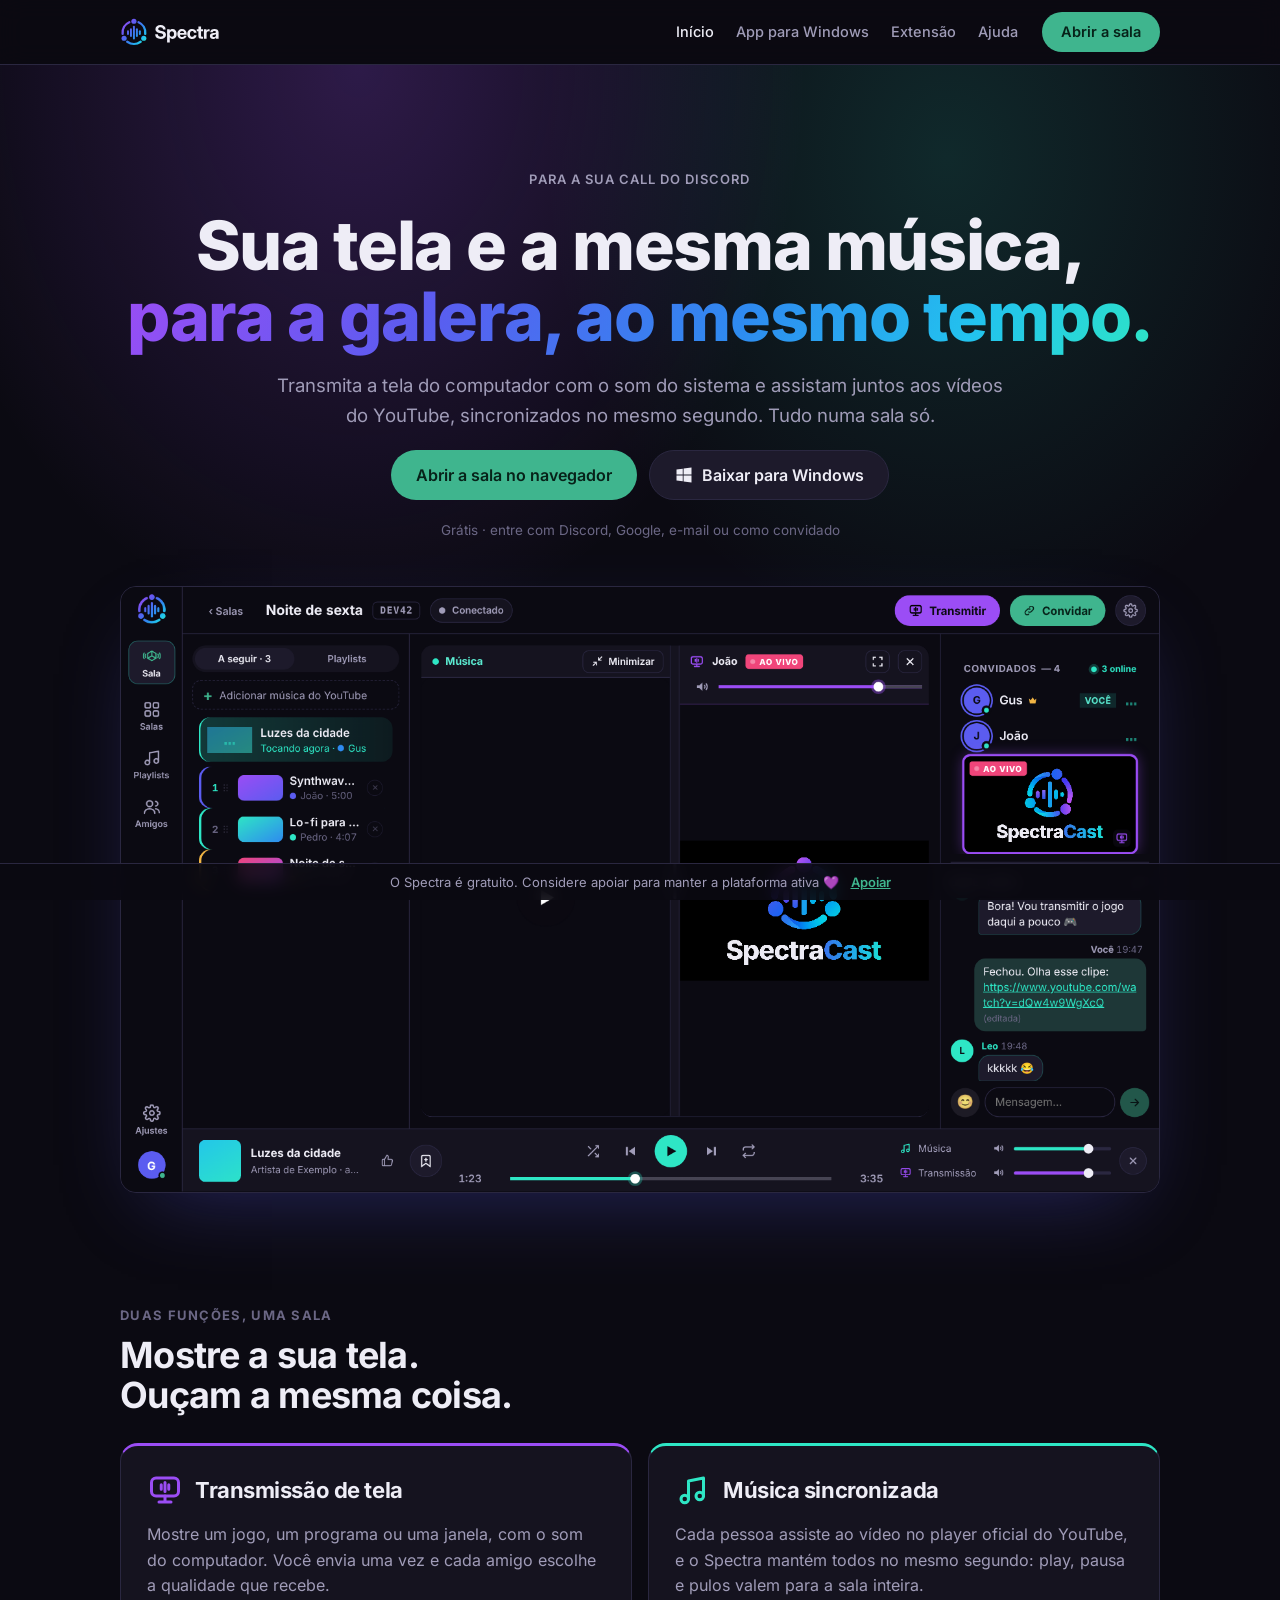
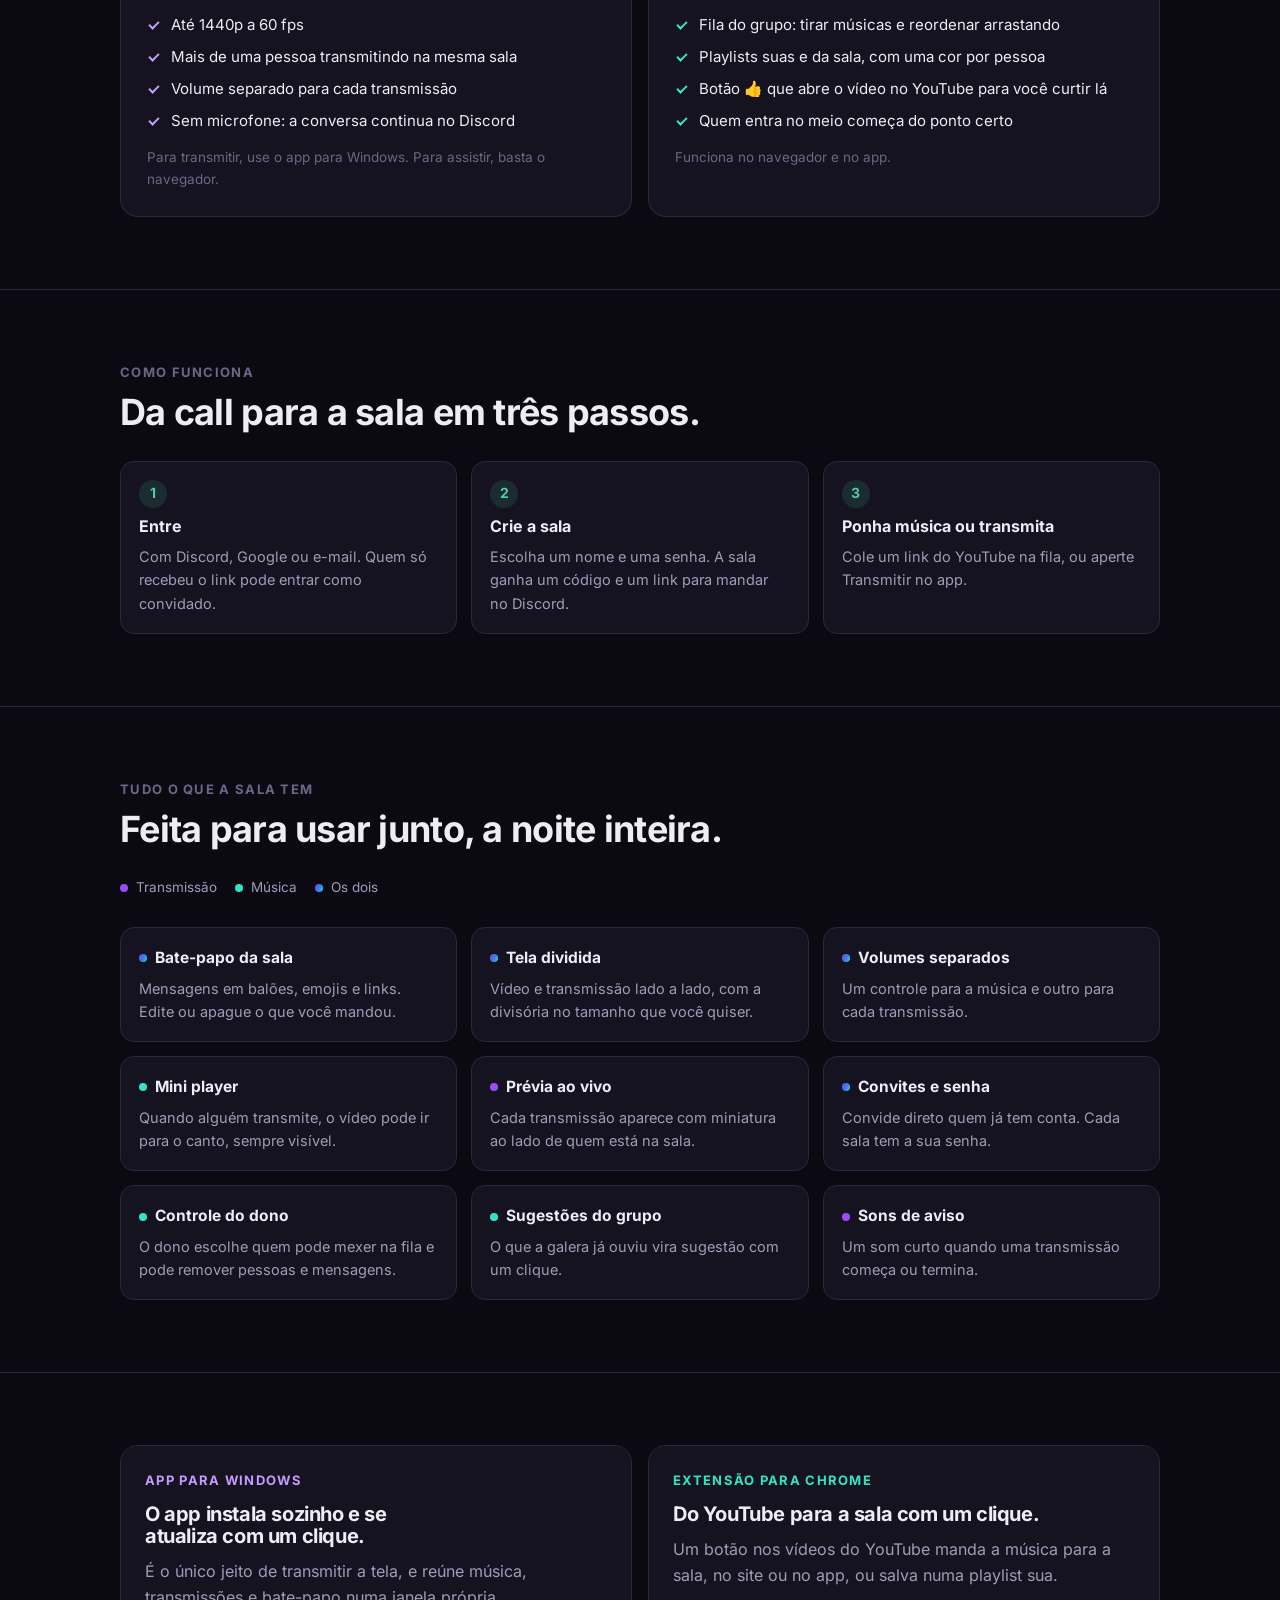
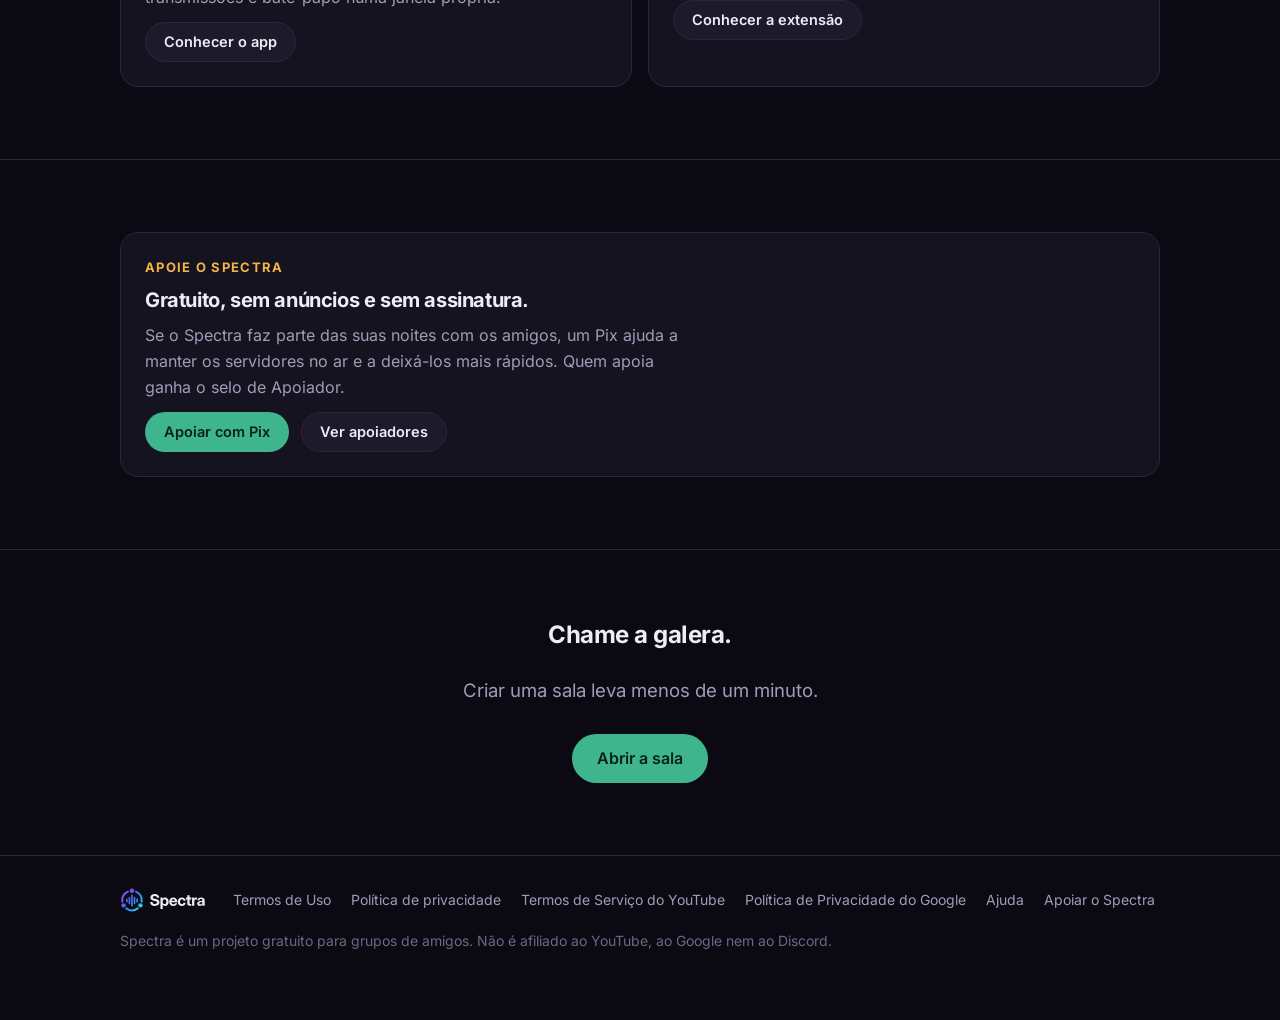
<file: index.html>
<!doctype html>
<html lang="pt-BR">
  <head>
    <meta charset="UTF-8" />
    <meta name="viewport" content="width=device-width, initial-scale=1.0" />
    <meta name="theme-color" content="#0B0A12" />
    <meta name="description" content="Transmita a tela do computador com o som do sistema e assista aos vídeos do YouTube com os amigos, sincronizados no mesmo segundo." />
    <title>Spectra: transmissão de tela e música juntos</title>
    <link rel="icon" type="image/svg+xml" href="favicon.svg" />
    <link rel="icon" href="favicon.ico" sizes="any" />
    <link rel="apple-touch-icon" href="brand/apple-touch-icon.png" />
    <meta property="og:title" content="Spectra: transmissão de tela e música juntos" />
    <meta property="og:description" content="Transmita a tela do computador com o som do sistema e assista aos vídeos do YouTube com os amigos, sincronizados no mesmo segundo." />
    <meta property="og:image" content="https://www.spectracast.com.br/brand/og-image-1200x630.png" />
    <!-- Servidor de transmissão, para o aviso de limite de tráfego. Preenchido na publicação
         a partir da variável SPECTRA_SERVER do repositório. -->
    <meta name="spectra-server" content="https://api.spectracast.com.br" />
    <!-- Backend de contas (medidor de apoio). Preenchido na publicação a partir da variável AUTH_URL. -->
    <meta name="spectra-auth" content="https://echoroom-auth.gustavo-toigo.workers.dev/" />
    <link rel="stylesheet" href="styles.css" />
  </head>
  <body>
    <header class="topbar">
      <div class="wrap">
        <a class="logo" href="./" aria-label="Spectra, início"><img src="brand/spectracast-logo-horizontal-dark-bg.svg" alt="Spectra" width="99" height="28" /></a>
        <nav class="nav" id="nav" aria-label="Páginas do site">
          <a href="./" aria-current="page">Início</a>
          <a href="app/">App para Windows</a>
          <a href="extensao/">Extensão</a>
          <a href="ajuda/">Ajuda</a>
        </nav>
        <a class="btn btn-primary" href="sala/" data-open-room>Abrir a sala</a>
        <button class="menu-btn" type="button" aria-label="Menu" aria-controls="nav" aria-expanded="false">
          <svg viewBox="0 0 24 24" width="20" height="20" aria-hidden="true"><path d="M4 7h16M4 12h16M4 17h16" stroke="currentColor" stroke-width="2" stroke-linecap="round"/></svg>
        </button>
      </div>
    </header>
    <div class="usage-notice" id="usage-notice" role="status" hidden></div>
    <div class="invite-expired" id="invite-expired" role="status" hidden>
      <div class="wrap">
        <div>
          <strong>Esse link de convite venceu.</strong>
          <span>Os links das salas valem 24 horas. Peça um novo para quem te convidou e, enquanto isso, crie a sua conta grátis com Discord, Google ou e-mail.</span>
        </div>
        <div class="btn-row">
          <a class="btn btn-primary" href="sala/">Criar conta ou entrar</a>
        </div>
      </div>
    </div>

    <main>
      <section class="hero">
        <div class="wrap">
          <span class="eyebrow">Para a sua call do Discord</span>
          <h1>Sua tela e a mesma música,<br /><span class="grad">para a galera, ao mesmo tempo.</span></h1>
          <p class="lead">
            Transmita a tela do computador com o som do sistema e assistam juntos aos vídeos do YouTube, sincronizados no
            mesmo segundo. Tudo numa sala só.
          </p>
          <div class="btn-row">
            <a class="btn btn-primary btn-lg" href="sala/">Abrir a sala no navegador</a>
            <a class="btn btn-secondary btn-lg" href="app/"><svg viewBox="0 0 24 24" aria-hidden="true"><path fill="currentColor" d="M3 5.5 10.5 4.4v7.1H3V5.5Zm0 13 7.5 1.1v-7.1H3v6ZM11.5 4.3 21 3v8.5h-9.5V4.3Zm0 15.4L21 21v-8.5h-9.5v7.2Z"/></svg><span>Baixar para Windows</span></a>
          </div>
          <span class="small">Grátis · entre com Discord, Google, e-mail ou como convidado</span>
          <div class="shot hero-shot">
            <img src="img/sala.png" width="1600" height="933" alt="Sala do Spectra no app: fila de músicas à esquerda, vídeo do YouTube e transmissão lado a lado no meio, convidados e bate-papo à direita." />
          </div>
        </div>
      </section>

      <section class="section" id="funcoes">
        <div class="wrap">
          <div class="section-head">
            <span class="kicker k-plain">Duas funções, uma sala</span>
            <h2>Mostre a sua tela. Ouçam a mesma coisa.</h2>
          </div>
          <div class="flows">
            <article class="flow stream">
              <h3><img src="brand/transmissao.svg" alt="" width="36" height="36" />Transmissão de tela</h3>
              <p>Mostre um jogo, um programa ou uma janela, com o som do computador. Você envia uma vez e cada amigo escolhe a qualidade que recebe.</p>
              <ul class="checks">
                <li>Até 1440p a 60 fps</li>
                <li>Mais de uma pessoa transmitindo na mesma sala</li>
                <li>Volume separado para cada transmissão</li>
                <li>Sem microfone: a conversa continua no Discord</li>
              </ul>
              <p class="note">Para transmitir, use o app para Windows. Para assistir, basta o navegador.</p>
            </article>
            <article class="flow music">
              <h3><img src="brand/musica.svg" alt="" width="36" height="36" />Música sincronizada</h3>
              <p>Cada pessoa assiste ao vídeo no player oficial do YouTube, e o Spectra mantém todos no mesmo segundo: play, pausa e pulos valem para a sala inteira.</p>
              <ul class="checks">
                <li>Fila do grupo: tirar músicas e reordenar arrastando</li>
                <li>Playlists suas e da sala, com uma cor por pessoa</li>
                <li>Botão 👍 que abre o vídeo no YouTube para você curtir lá</li>
                <li>Quem entra no meio começa do ponto certo</li>
              </ul>
              <p class="note">Funciona no navegador e no app.</p>
            </article>
          </div>
        </div>
      </section>

      <section class="section" id="como-funciona">
        <div class="wrap">
          <div class="section-head">
            <span class="kicker k-plain">Como funciona</span>
            <h2>Da call para a sala em três passos.</h2>
          </div>
          <ol class="steps">
            <li><strong>Entre</strong><span>Com Discord, Google ou e-mail. Quem só recebeu o link pode entrar como convidado.</span></li>
            <li><strong>Crie a sala</strong><span>Escolha um nome e uma senha. A sala ganha um código e um link para mandar no Discord.</span></li>
            <li><strong>Ponha música ou transmita</strong><span>Cole um link do YouTube na fila, ou aperte Transmitir no app.</span></li>
          </ol>
        </div>
      </section>

      <section class="section" id="recursos">
        <div class="wrap">
          <div class="section-head">
            <span class="kicker k-plain">Tudo o que a sala tem</span>
            <h2>Feita para usar junto, a noite inteira.</h2>
          </div>
          <div class="legend"><span><i class="dot-stream"></i>Transmissão</span><span><i class="dot-music"></i>Música</span><span><i class="dot-both"></i>Os dois</span></div>
          <div class="features">
            <div class="feature"><b><i class="dot-both"></i>Bate-papo da sala</b><span>Mensagens em balões, emojis e links. Edite ou apague o que você mandou.</span></div>
            <div class="feature"><b><i class="dot-both"></i>Tela dividida</b><span>Vídeo e transmissão lado a lado, com a divisória no tamanho que você quiser.</span></div>
            <div class="feature"><b><i class="dot-both"></i>Volumes separados</b><span>Um controle para a música e outro para cada transmissão.</span></div>
            <div class="feature"><b><i class="dot-music"></i>Mini player</b><span>Quando alguém transmite, o vídeo pode ir para o canto, sempre visível.</span></div>
            <div class="feature"><b><i class="dot-stream"></i>Prévia ao vivo</b><span>Cada transmissão aparece com miniatura ao lado de quem está na sala.</span></div>
            <div class="feature"><b><i class="dot-both"></i>Convites e senha</b><span>Convide direto quem já tem conta. Cada sala tem a sua senha.</span></div>
            <div class="feature"><b><i class="dot-music"></i>Controle do dono</b><span>O dono escolhe quem pode mexer na fila e pode remover pessoas e mensagens.</span></div>
            <div class="feature"><b><i class="dot-music"></i>Sugestões do grupo</b><span>O que a galera já ouviu vira sugestão com um clique.</span></div>
            <div class="feature"><b><i class="dot-stream"></i>Sons de aviso</b><span>Um som curto quando uma transmissão começa ou termina.</span></div>
          </div>
        </div>
      </section>

      <section class="section" id="baixar">
        <div class="wrap">
          <div class="cards-2">
            <article class="card">
              <span class="kicker k-stream">App para Windows</span>
              <h3>O app instala sozinho e se atualiza com um clique.</h3>
              <p>É o único jeito de transmitir a tela, e reúne música, transmissões e bate-papo numa janela própria.</p>
              <a class="btn btn-secondary" href="app/">Conhecer o app</a>
            </article>
            <article class="card">
              <span class="kicker k-music">Extensão para Chrome</span>
              <h3>Do YouTube para a sala com um clique.</h3>
              <p>Um botão nos vídeos do YouTube manda a música para a sala, no site ou no app, ou salva numa playlist sua.</p>
              <a class="btn btn-secondary" href="extensao/">Conhecer a extensão</a>
            </article>
          </div>
        </div>
      </section>

      <section class="section" id="apoiar">
        <div class="wrap">
          <article class="card support-card">
            <div>
              <span class="kicker k-support">Apoie o Spectra</span>
              <h3>Gratuito, sem anúncios e sem assinatura.</h3>
              <p>Se o Spectra faz parte das suas noites com os amigos, um Pix ajuda a manter os servidores no ar e a deixá-los mais rápidos. Quem apoia ganha o selo de Apoiador.</p>
              <div class="btn-row">
                <a class="btn btn-primary" href="sala/apoiar">Apoiar com Pix</a>
                <a class="btn btn-secondary" href="sala/apoiar#apoiadores">Ver apoiadores</a>
              </div>
            </div>
            <div class="support-meter" id="support-meter" hidden>
              <div class="support-meter-head">
                <span>Custo do servidor em <span data-month></span>: <b data-goal></b></span>
                <b class="support-meter-pct" data-pct></b>
              </div>
              <div class="support-meter-bar" role="progressbar" aria-valuemin="0" aria-valuemax="100" aria-label="Quanto do custo do mês já foi coberto"><i></i></div>
              <small data-raised></small>
            </div>
          </article>
        </div>
      </section>

      <section class="section final">
        <div class="wrap">
          <h2>Chame a galera.</h2>
          <p class="lead">Criar uma sala leva menos de um minuto.</p>
          <a class="btn btn-primary btn-lg" href="sala/">Abrir a sala</a>
        </div>
      </section>
    </main>

    <footer class="footer">
      <div class="wrap">
        <div class="footer-top">
          <a class="logo" href="./"><img src="brand/spectracast-logo-horizontal-dark-bg.svg" alt="Spectra" width="85" height="24" /></a>
          <nav aria-label="Links do rodapé">
            <a href="termos.html">Termos de Uso</a>
            <a href="privacidade.html">Política de privacidade</a>
            <a href="https://www.youtube.com/t/terms" rel="noopener">Termos de Serviço do YouTube</a>
            <a href="https://policies.google.com/privacy" rel="noopener">Política de Privacidade do Google</a>
            <a href="ajuda/">Ajuda</a>
            <a href="sala/apoiar">Apoiar o Spectra</a>
          </nav>
        </div>
        <span>Spectra é um projeto gratuito para grupos de amigos. Não é afiliado ao YouTube, ao Google nem ao Discord.</span>
      </div>
    </footer>
    <div class="support-strip" role="note">
      <span>O Spectra é gratuito. Considere apoiar para manter a plataforma ativa 💜</span>
      <a href="sala/apoiar">Apoiar</a>
    </div>
    <script src="site.js"></script>
  </body>
</html>
</file>
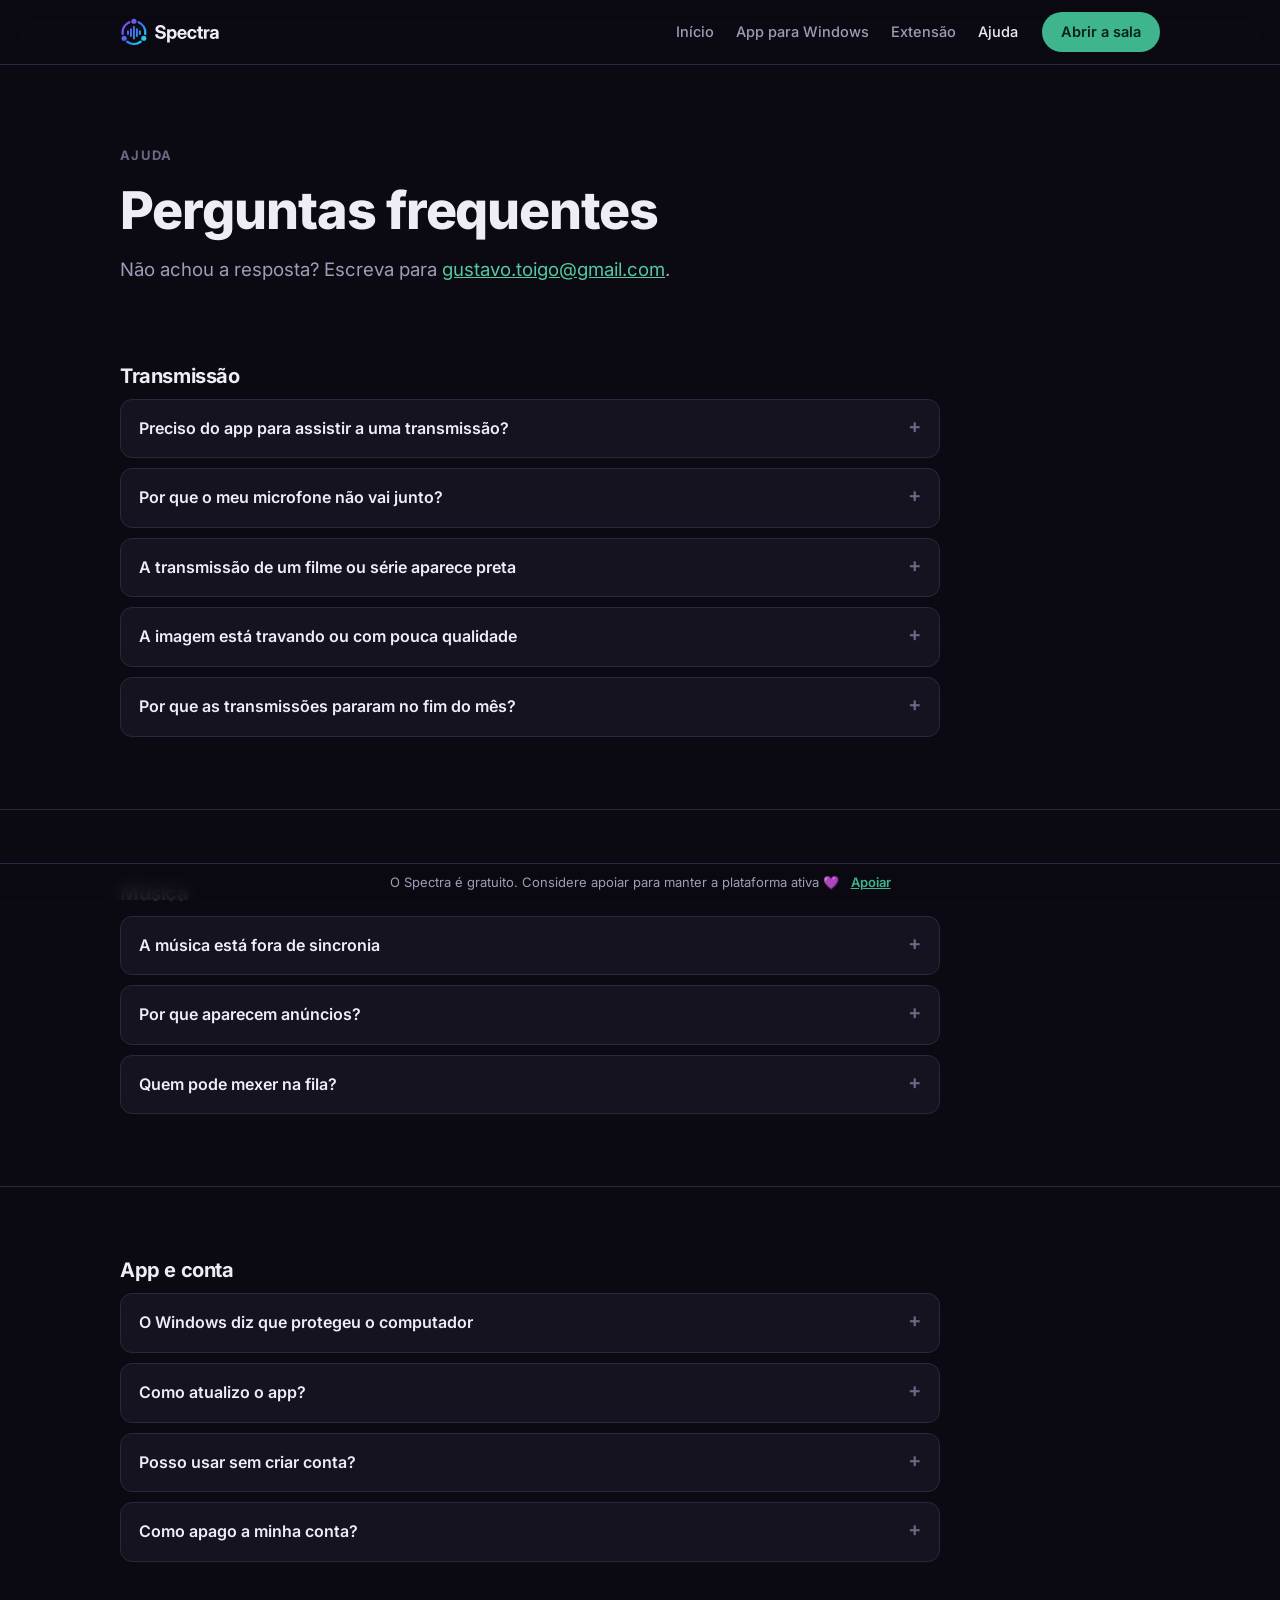
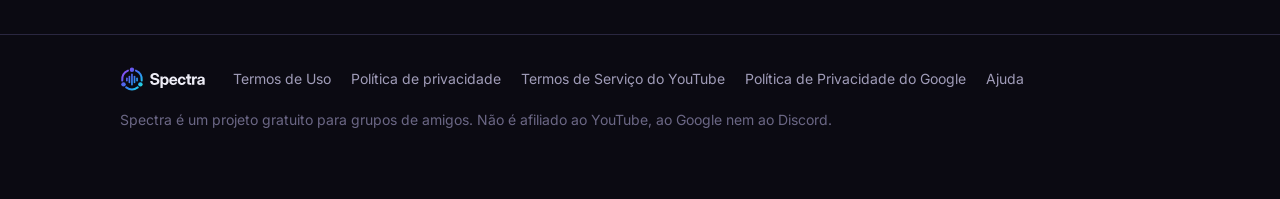
<file: ajuda/index.html>
<!doctype html>
<html lang="pt-BR">
  <head>
    <meta charset="UTF-8" />
    <meta name="viewport" content="width=device-width, initial-scale=1.0" />
    <meta name="theme-color" content="#0B0A12" />
    <meta name="description" content="Perguntas frequentes sobre o Spectra: transmissão, música, app para Windows, conta e limite de tráfego." />
    <title>Ajuda · Spectra</title>
    <link rel="icon" type="image/svg+xml" href="../favicon.svg" />
    <link rel="icon" href="../favicon.ico" sizes="any" />
    <link rel="apple-touch-icon" href="../brand/apple-touch-icon.png" />
    <meta property="og:title" content="Ajuda · Spectra" />
    <meta property="og:description" content="Perguntas frequentes sobre o Spectra: transmissão, música, app para Windows, conta e limite de tráfego." />
    <meta property="og:image" content="https://www.spectracast.com.br/brand/og-image-1200x630.png" />
    <!-- Servidor de transmissão, para o aviso de limite de tráfego. Preenchido na publicação
         a partir da variável SPECTRA_SERVER do repositório. -->
    <meta name="spectra-server" content="https://api.spectracast.com.br" />
    <link rel="stylesheet" href="../styles.css" />
  </head>
  <body>
    <header class="topbar">
      <div class="wrap">
        <a class="logo" href=".././" aria-label="Spectra, início"><img src="../brand/spectracast-logo-horizontal-dark-bg.svg" alt="Spectra" width="99" height="28" /></a>
        <nav class="nav" id="nav" aria-label="Páginas do site">
          <a href=".././">Início</a>
          <a href="../app/">App para Windows</a>
          <a href="../extensao/">Extensão</a>
          <a href="../ajuda/" aria-current="page">Ajuda</a>
        </nav>
        <a class="btn btn-primary" href="../sala/" data-open-room>Abrir a sala</a>
        <button class="menu-btn" type="button" aria-label="Menu" aria-controls="nav" aria-expanded="false">
          <svg viewBox="0 0 24 24" width="20" height="20" aria-hidden="true"><path d="M4 7h16M4 12h16M4 17h16" stroke="currentColor" stroke-width="2" stroke-linecap="round"/></svg>
        </button>
      </div>
    </header>
    <div class="usage-notice" id="usage-notice" role="status" hidden></div>

    <main>
      <section class="page-head">
        <div class="wrap">
          <span class="kicker k-plain">Ajuda</span>
          <h1>Perguntas frequentes</h1>
          <p class="lead">Não achou a resposta? Escreva para <a class="contato" href="mailto:gustavo.toigo@gmail.com">gustavo.toigo@gmail.com</a>.</p>
        </div>
      </section>

      <section class="section">
        <div class="wrap">
          <div class="faq-group">
            <h2>Transmissão</h2>
            <div class="faq">
            <details>
              <summary>Preciso do app para assistir a uma transmissão?</summary>
              <div><p>Não. Para assistir, basta abrir a sala no navegador. O app para Windows só é necessário para <b>transmitir</b> a sua tela.</p></div>
            </details>
            <details>
              <summary>Por que o meu microfone não vai junto?</summary>
              <div><p>De propósito: o Spectra envia só a imagem e o som do computador. A conversa continua no Discord, sem eco.</p></div>
            </details>
            <details>
              <summary>A transmissão de um filme ou série aparece preta</summary>
              <div><p>Serviços como Netflix protegem o vídeo contra captura, e o Spectra não contorna essa proteção. Lembre também que transmitir filmes, séries ou eventos pagos sem autorização é proibido pelos <a href="../termos.html">Termos de Uso</a>.</p></div>
            </details>
            <details>
              <summary>A imagem está travando ou com pouca qualidade</summary>
              <div><p>Quem assiste pode baixar a qualidade no próprio player. Quem transmite pode tentar 30 fps ou uma resolução menor; o app mostra quando o processador ou a internet está limitando.</p></div>
            </details>
            <details>
              <summary>Por que as transmissões pararam no fim do mês?</summary>
              <div><p>O servidor de transmissão é gratuito e tem um limite de tráfego por mês. Ao chegar nele, as transmissões param até o dia 1º do mês seguinte, e um aviso aparece no topo do site e no app. A música continua funcionando normalmente.</p></div>
            </details>
            </div>
          </div>
        </div>
      </section>

      <section class="section">
        <div class="wrap">
          <div class="faq-group">
            <h2>Música</h2>
            <div class="faq">
            <details>
              <summary>A música está fora de sincronia</summary>
              <div><p>O Spectra corrige pequenos atrasos sozinho. Se alguém ficar muito para trás, peça para recarregar a página da sala. Anúncios do YouTube podem atrasar uma pessoa por alguns segundos: depois do anúncio ela volta ao ponto da sala.</p></div>
            </details>
            <details>
              <summary>Por que aparecem anúncios?</summary>
              <div><p>Cada pessoa assiste no player oficial do YouTube, que mostra os anúncios normalmente. Quem tem YouTube Premium e está logado no YouTube no navegador não vê anúncios.</p></div>
            </details>
            <details>
              <summary>Quem pode mexer na fila?</summary>
              <div><p>Por padrão, todos na sala podem adicionar músicas. O dono escolhe nas configurações da sala quem pode tirar e reordenar.</p></div>
            </details>
            </div>
          </div>
        </div>
      </section>

      <section class="section">
        <div class="wrap">
          <div class="faq-group">
            <h2>App e conta</h2>
            <div class="faq">
            <details>
              <summary>O Windows diz que protegeu o computador</summary>
              <div><p>O app ainda não tem assinatura digital. Clique em <b>Mais informações</b> e depois em <b>Executar assim mesmo</b>. Isso só aparece na primeira vez.</p></div>
            </details>
            <details>
              <summary>Como atualizo o app?</summary>
              <div><p>Quando sai uma versão nova, aparece uma faixa no topo do app com o botão <b>Atualizar</b>. Um clique baixa, instala e reabre.</p></div>
            </details>
            <details>
              <summary>Posso usar sem criar conta?</summary>
              <div><p>Sim, como convidado, numa sala da qual você tem o link e a senha. Para criar salas e guardar playlists, entre com Discord, Google ou e-mail.</p></div>
            </details>
            <details>
              <summary>Como apago a minha conta?</summary>
              <div><p>Escreva para <a class="contato" href="mailto:gustavo.toigo@gmail.com">gustavo.toigo@gmail.com</a> pedindo a exclusão. Apagamos a conta, as suas playlists e as salas que são suas. Veja a <a href="../privacidade.html">política de privacidade</a>.</p></div>
            </details>
            </div>
          </div>
        </div>
      </section>
    </main>

    <footer class="footer">
      <div class="wrap">
        <div class="footer-top">
          <a class="logo" href=".././"><img src="../brand/spectracast-logo-horizontal-dark-bg.svg" alt="Spectra" width="85" height="24" /></a>
          <nav aria-label="Links do rodapé">
            <a href="../termos.html">Termos de Uso</a>
            <a href="../privacidade.html">Política de privacidade</a>
            <a href="https://www.youtube.com/t/terms" rel="noopener">Termos de Serviço do YouTube</a>
            <a href="https://policies.google.com/privacy" rel="noopener">Política de Privacidade do Google</a>
            <a href="../ajuda/">Ajuda</a>
          </nav>
        </div>
        <span>Spectra é um projeto gratuito para grupos de amigos. Não é afiliado ao YouTube, ao Google nem ao Discord.</span>
      </div>
    </footer>
    <div class="support-strip" role="note">
      <span>O Spectra é gratuito. Considere apoiar para manter a plataforma ativa 💜</span>
      <a href="../sala/apoiar">Apoiar</a>
    </div>
    <script src="../site.js"></script>
  </body>
</html>
</file>
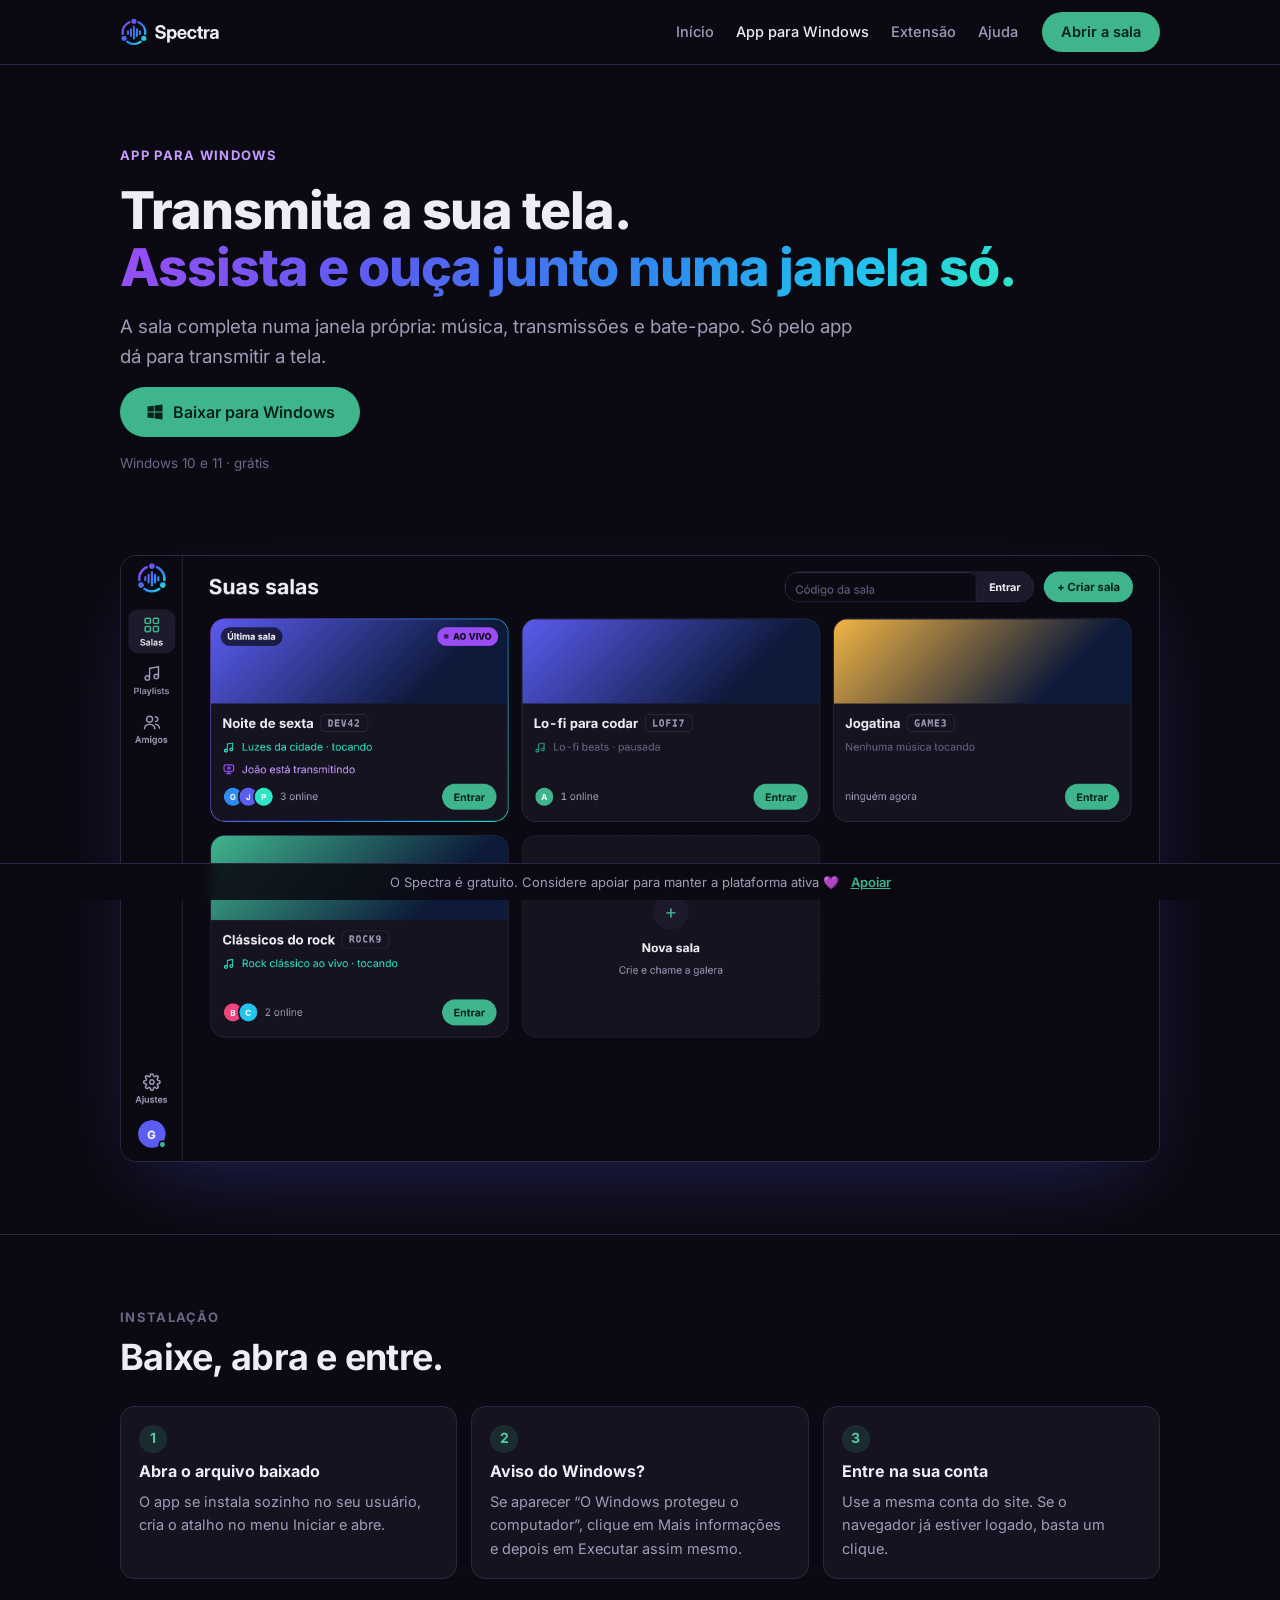
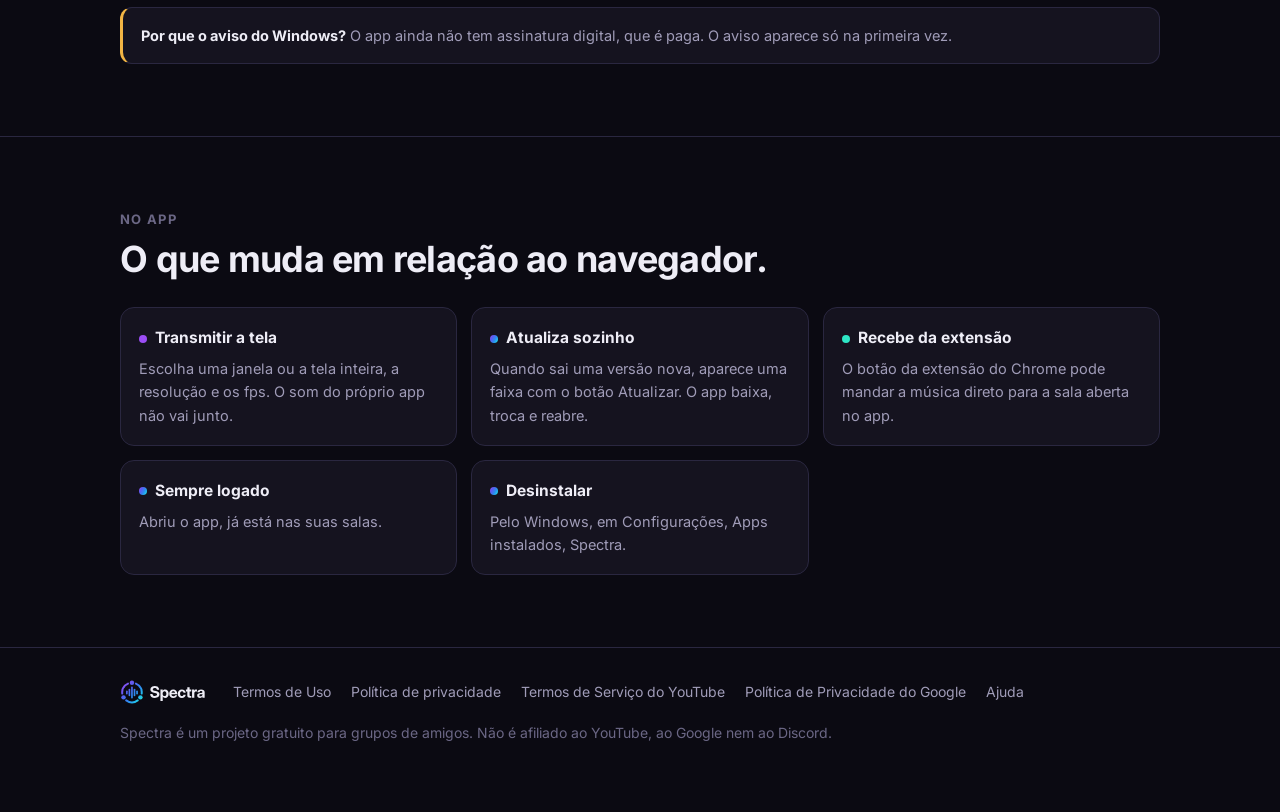
<file: app/index.html>
<!doctype html>
<html lang="pt-BR">
  <head>
    <meta charset="UTF-8" />
    <meta name="viewport" content="width=device-width, initial-scale=1.0" />
    <meta name="theme-color" content="#0B0A12" />
    <meta name="description" content="Baixe o app Spectra para Windows: transmita a sua tela com o som do computador e ouça a música da sala." />
    <title>App para Windows · Spectra</title>
    <link rel="icon" type="image/svg+xml" href="../favicon.svg" />
    <link rel="icon" href="../favicon.ico" sizes="any" />
    <link rel="apple-touch-icon" href="../brand/apple-touch-icon.png" />
    <meta property="og:title" content="App para Windows · Spectra" />
    <meta property="og:description" content="Baixe o app Spectra para Windows: transmita a sua tela com o som do computador e ouça a música da sala." />
    <meta property="og:image" content="https://www.spectracast.com.br/brand/og-image-1200x630.png" />
    <!-- Servidor de transmissão, para o aviso de limite de tráfego. Preenchido na publicação
         a partir da variável SPECTRA_SERVER do repositório. -->
    <meta name="spectra-server" content="https://api.spectracast.com.br" />
    <link rel="stylesheet" href="../styles.css" />
  </head>
  <body>
    <header class="topbar">
      <div class="wrap">
        <a class="logo" href=".././" aria-label="Spectra, início"><img src="../brand/spectracast-logo-horizontal-dark-bg.svg" alt="Spectra" width="99" height="28" /></a>
        <nav class="nav" id="nav" aria-label="Páginas do site">
          <a href=".././">Início</a>
          <a href="../app/" aria-current="page">App para Windows</a>
          <a href="../extensao/">Extensão</a>
          <a href="../ajuda/">Ajuda</a>
        </nav>
        <a class="btn btn-primary" href="../sala/" data-open-room>Abrir a sala</a>
        <button class="menu-btn" type="button" aria-label="Menu" aria-controls="nav" aria-expanded="false">
          <svg viewBox="0 0 24 24" width="20" height="20" aria-hidden="true"><path d="M4 7h16M4 12h16M4 17h16" stroke="currentColor" stroke-width="2" stroke-linecap="round"/></svg>
        </button>
      </div>
    </header>
    <div class="usage-notice" id="usage-notice" role="status" hidden></div>

    <main>
      <section class="page-head">
        <div class="wrap">
          <span class="kicker k-stream">App para Windows</span>
          <h1>Transmita a sua tela.<br /><span class="grad">Assista e ouça junto numa janela só.</span></h1>
          <p class="lead">A sala completa numa janela própria: música, transmissões e bate-papo. Só pelo app dá para transmitir a tela.</p>
          <div class="btn-row">
            <a class="btn btn-primary btn-lg" href="https://github.com/gustavotoigo-max/Spectra-download/releases/latest/download/Spectra.exe"><svg viewBox="0 0 24 24" aria-hidden="true"><path fill="currentColor" d="M3 5.5 10.5 4.4v7.1H3V5.5Zm0 13 7.5 1.1v-7.1H3v6ZM11.5 4.3 21 3v8.5h-9.5V4.3Zm0 15.4L21 21v-8.5h-9.5v7.2Z"/></svg><span>Baixar para Windows</span></a>
          </div>
          <span class="small" data-version>Windows 10 e 11 · grátis</span>
        </div>
      </section>

      <section class="section">
        <div class="wrap">
          <div class="shot"><img src="../img/salas.png" width="1600" height="933" alt="Tela Suas salas do app, com os cartões das salas mostrando a música tocando e quem está transmitindo." /></div>
        </div>
      </section>

      <section class="section" id="instalar">
        <div class="wrap">
          <div class="section-head">
            <span class="kicker k-plain">Instalação</span>
            <h2>Baixe, abra e entre.</h2>
          </div>
          <ol class="steps">
            <li><strong>Abra o arquivo baixado</strong><span>O app se instala sozinho no seu usuário, cria o atalho no menu Iniciar e abre.</span></li>
            <li><strong>Aviso do Windows?</strong><span>Se aparecer “O Windows protegeu o computador”, clique em Mais informações e depois em Executar assim mesmo.</span></li>
            <li><strong>Entre na sua conta</strong><span>Use a mesma conta do site. Se o navegador já estiver logado, basta um clique.</span></li>
          </ol>
          <p class="callout"><b>Por que o aviso do Windows?</b> O app ainda não tem assinatura digital, que é paga. O aviso aparece só na primeira vez.</p>
        </div>
      </section>

      <section class="section">
        <div class="wrap">
          <div class="section-head">
            <span class="kicker k-plain">No app</span>
            <h2>O que muda em relação ao navegador.</h2>
          </div>
          <div class="features">
            <div class="feature"><b><i class="dot-stream"></i>Transmitir a tela</b><span>Escolha uma janela ou a tela inteira, a resolução e os fps. O som do próprio app não vai junto.</span></div>
            <div class="feature"><b><i class="dot-both"></i>Atualiza sozinho</b><span>Quando sai uma versão nova, aparece uma faixa com o botão Atualizar. O app baixa, troca e reabre.</span></div>
            <div class="feature"><b><i class="dot-music"></i>Recebe da extensão</b><span>O botão da extensão do Chrome pode mandar a música direto para a sala aberta no app.</span></div>
            <div class="feature"><b><i class="dot-both"></i>Sempre logado</b><span>Abriu o app, já está nas suas salas.</span></div>
            <div class="feature"><b><i class="dot-both"></i>Desinstalar</b><span>Pelo Windows, em Configurações, Apps instalados, Spectra.</span></div>
          </div>
        </div>
      </section>
    </main>

    <footer class="footer">
      <div class="wrap">
        <div class="footer-top">
          <a class="logo" href=".././"><img src="../brand/spectracast-logo-horizontal-dark-bg.svg" alt="Spectra" width="85" height="24" /></a>
          <nav aria-label="Links do rodapé">
            <a href="../termos.html">Termos de Uso</a>
            <a href="../privacidade.html">Política de privacidade</a>
            <a href="https://www.youtube.com/t/terms" rel="noopener">Termos de Serviço do YouTube</a>
            <a href="https://policies.google.com/privacy" rel="noopener">Política de Privacidade do Google</a>
            <a href="../ajuda/">Ajuda</a>
          </nav>
        </div>
        <span>Spectra é um projeto gratuito para grupos de amigos. Não é afiliado ao YouTube, ao Google nem ao Discord.</span>
      </div>
    </footer>
    <div class="support-strip" role="note">
      <span>O Spectra é gratuito. Considere apoiar para manter a plataforma ativa 💜</span>
      <a href="../sala/apoiar">Apoiar</a>
    </div>
    <script src="../site.js"></script>
  </body>
</html>
</file>
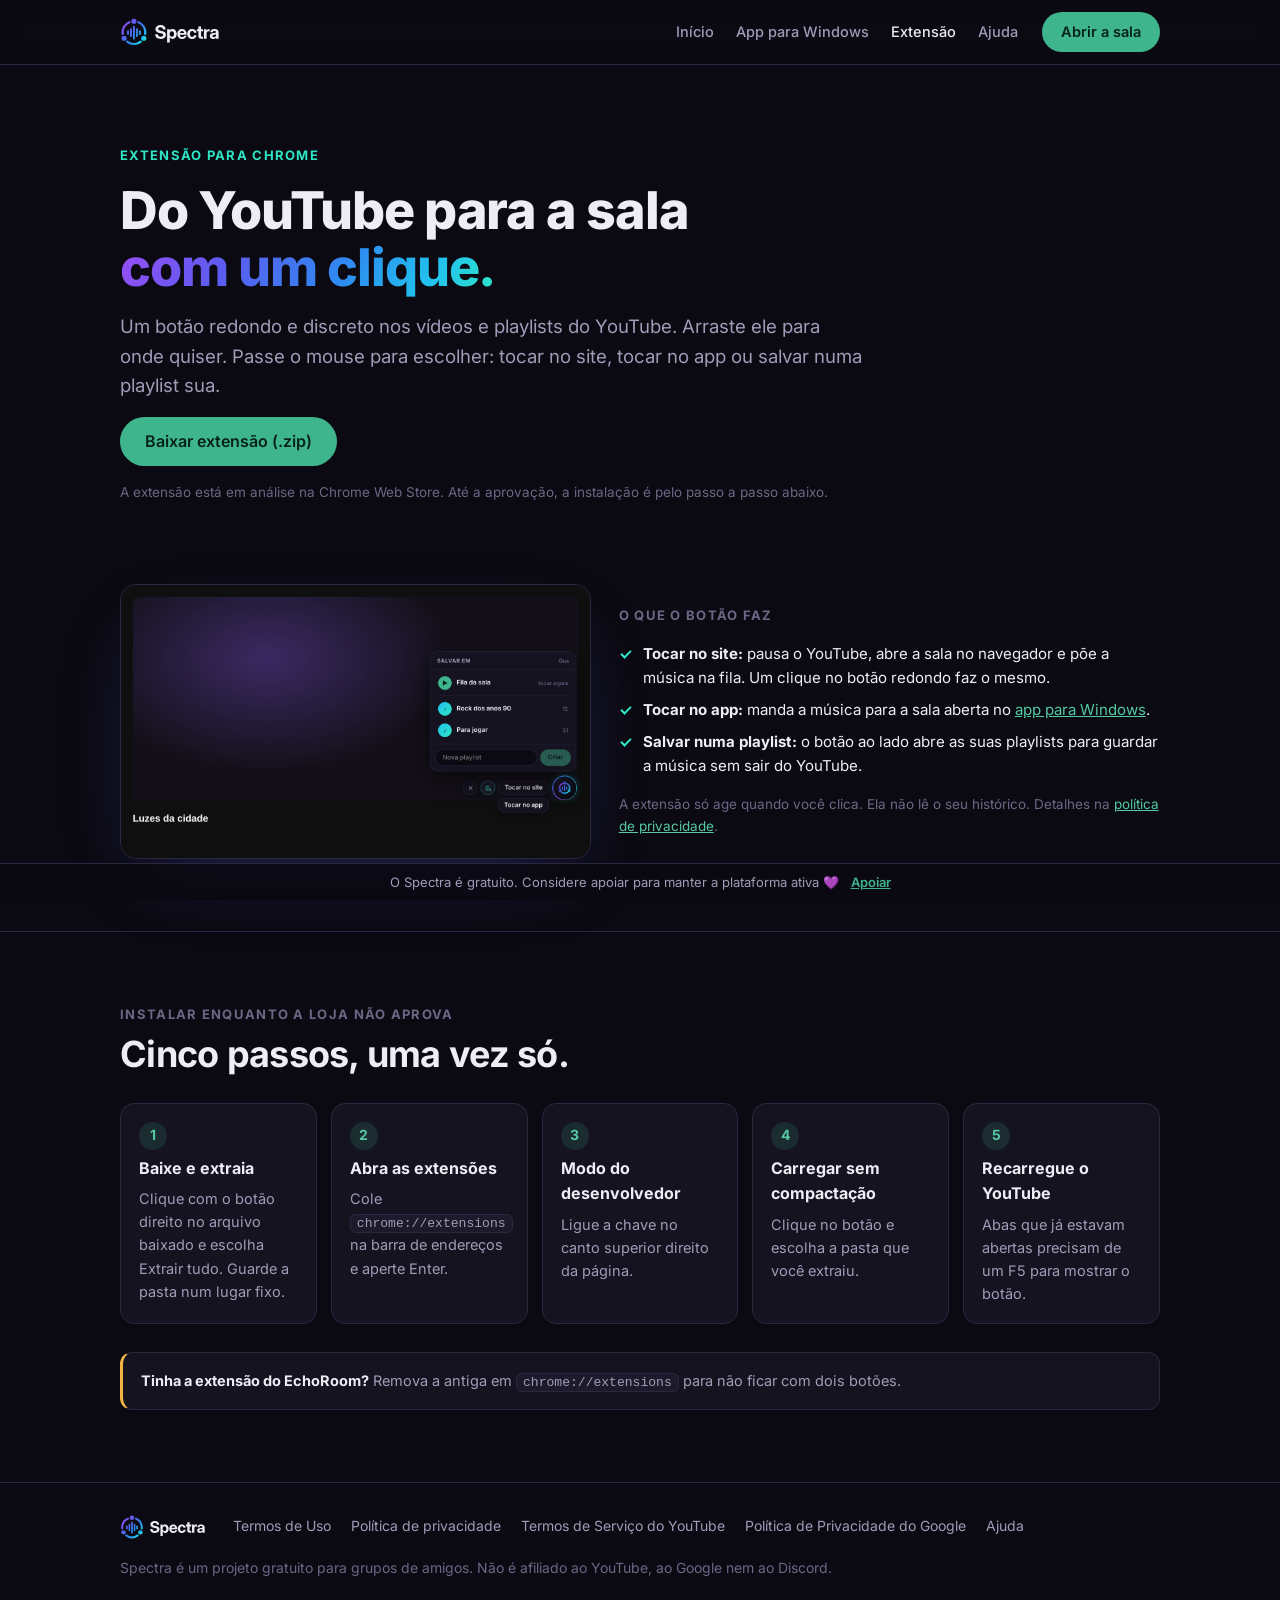
<file: extensao/index.html>
<!doctype html>
<html lang="pt-BR">
  <head>
    <meta charset="UTF-8" />
    <meta name="viewport" content="width=device-width, initial-scale=1.0" />
    <meta name="theme-color" content="#0B0A12" />
    <meta name="description" content="Extensão Spectra para Chrome: mande o vídeo do YouTube para a sua sala com um clique." />
    <title>Extensão para Chrome · Spectra</title>
    <link rel="icon" type="image/svg+xml" href="../favicon.svg" />
    <link rel="icon" href="../favicon.ico" sizes="any" />
    <link rel="apple-touch-icon" href="../brand/apple-touch-icon.png" />
    <meta property="og:title" content="Extensão para Chrome · Spectra" />
    <meta property="og:description" content="Extensão Spectra para Chrome: mande o vídeo do YouTube para a sua sala com um clique." />
    <meta property="og:image" content="https://www.spectracast.com.br/brand/og-image-1200x630.png" />
    <!-- Servidor de transmissão, para o aviso de limite de tráfego. Preenchido na publicação
         a partir da variável SPECTRA_SERVER do repositório. -->
    <meta name="spectra-server" content="https://api.spectracast.com.br" />
    <link rel="stylesheet" href="../styles.css" />
  </head>
  <body>
    <header class="topbar">
      <div class="wrap">
        <a class="logo" href=".././" aria-label="Spectra, início"><img src="../brand/spectracast-logo-horizontal-dark-bg.svg" alt="Spectra" width="99" height="28" /></a>
        <nav class="nav" id="nav" aria-label="Páginas do site">
          <a href=".././">Início</a>
          <a href="../app/">App para Windows</a>
          <a href="../extensao/" aria-current="page">Extensão</a>
          <a href="../ajuda/">Ajuda</a>
        </nav>
        <a class="btn btn-primary" href="../sala/" data-open-room>Abrir a sala</a>
        <button class="menu-btn" type="button" aria-label="Menu" aria-controls="nav" aria-expanded="false">
          <svg viewBox="0 0 24 24" width="20" height="20" aria-hidden="true"><path d="M4 7h16M4 12h16M4 17h16" stroke="currentColor" stroke-width="2" stroke-linecap="round"/></svg>
        </button>
      </div>
    </header>
    <div class="usage-notice" id="usage-notice" role="status" hidden></div>

    <main>
      <section class="page-head">
        <div class="wrap">
          <span class="kicker k-music">Extensão para Chrome</span>
          <h1>Do YouTube para a sala<br /><span class="grad">com um clique.</span></h1>
          <p class="lead">
            Um botão redondo e discreto nos vídeos e playlists do YouTube. Arraste ele para onde quiser. Passe o mouse para
            escolher: tocar no site, tocar no app ou salvar numa playlist sua.
          </p>
          <div class="btn-row">
            <a class="btn btn-primary btn-lg" href="../spectracast-chrome.zip" download>Baixar extensão (.zip)</a>
          </div>
          <span class="small">A extensão está em análise na Chrome Web Store. Até a aprovação, a instalação é pelo passo a passo abaixo.</span>
        </div>
      </section>

      <section class="section">
        <div class="wrap split">
          <div class="shot"><img src="../img/extensao-menu.png" alt="Botão da extensão aberto num vídeo do YouTube, com as opções Tocar no site, Tocar no app e o menu Salvar em, com as playlists." width="1440" height="840" /></div>
          <div class="text">
            <span class="kicker k-plain">O que o botão faz</span>
            <ul class="checks music">
              <li><b>Tocar no site:</b> pausa o YouTube, abre a sala no navegador e põe a música na fila. Um clique no botão redondo faz o mesmo.</li>
              <li><b>Tocar no app:</b> manda a música para a sala aberta no <a href="../app/">app para Windows</a>.</li>
              <li><b>Salvar numa playlist:</b> o botão ao lado abre as suas playlists para guardar a música sem sair do YouTube.</li>
            </ul>
            <p class="small">A extensão só age quando você clica. Ela não lê o seu histórico. Detalhes na <a href="../privacidade.html#extensao">política de privacidade</a>.</p>
          </div>
        </div>
      </section>

      <section class="section" id="instalar">
        <div class="wrap">
          <div class="section-head">
            <span class="kicker k-plain">Instalar enquanto a loja não aprova</span>
            <h2>Cinco passos, uma vez só.</h2>
          </div>
          <ol class="steps">
            <li><strong>Baixe e extraia</strong><span>Clique com o botão direito no arquivo baixado e escolha Extrair tudo. Guarde a pasta num lugar fixo.</span></li>
            <li><strong>Abra as extensões</strong><span>Cole <code>chrome://extensions</code> na barra de endereços e aperte Enter.</span></li>
            <li><strong>Modo do desenvolvedor</strong><span>Ligue a chave no canto superior direito da página.</span></li>
            <li><strong>Carregar sem compactação</strong><span>Clique no botão e escolha a pasta que você extraiu.</span></li>
            <li><strong>Recarregue o YouTube</strong><span>Abas que já estavam abertas precisam de um F5 para mostrar o botão.</span></li>
          </ol>
          <p class="callout"><b>Tinha a extensão do EchoRoom?</b> Remova a antiga em <code>chrome://extensions</code> para não ficar com dois botões.</p>
        </div>
      </section>
    </main>

    <footer class="footer">
      <div class="wrap">
        <div class="footer-top">
          <a class="logo" href=".././"><img src="../brand/spectracast-logo-horizontal-dark-bg.svg" alt="Spectra" width="85" height="24" /></a>
          <nav aria-label="Links do rodapé">
            <a href="../termos.html">Termos de Uso</a>
            <a href="../privacidade.html">Política de privacidade</a>
            <a href="https://www.youtube.com/t/terms" rel="noopener">Termos de Serviço do YouTube</a>
            <a href="https://policies.google.com/privacy" rel="noopener">Política de Privacidade do Google</a>
            <a href="../ajuda/">Ajuda</a>
          </nav>
        </div>
        <span>Spectra é um projeto gratuito para grupos de amigos. Não é afiliado ao YouTube, ao Google nem ao Discord.</span>
      </div>
    </footer>
    <div class="support-strip" role="note">
      <span>O Spectra é gratuito. Considere apoiar para manter a plataforma ativa 💜</span>
      <a href="../sala/apoiar">Apoiar</a>
    </div>
    <script src="../site.js"></script>
  </body>
</html>
</file>
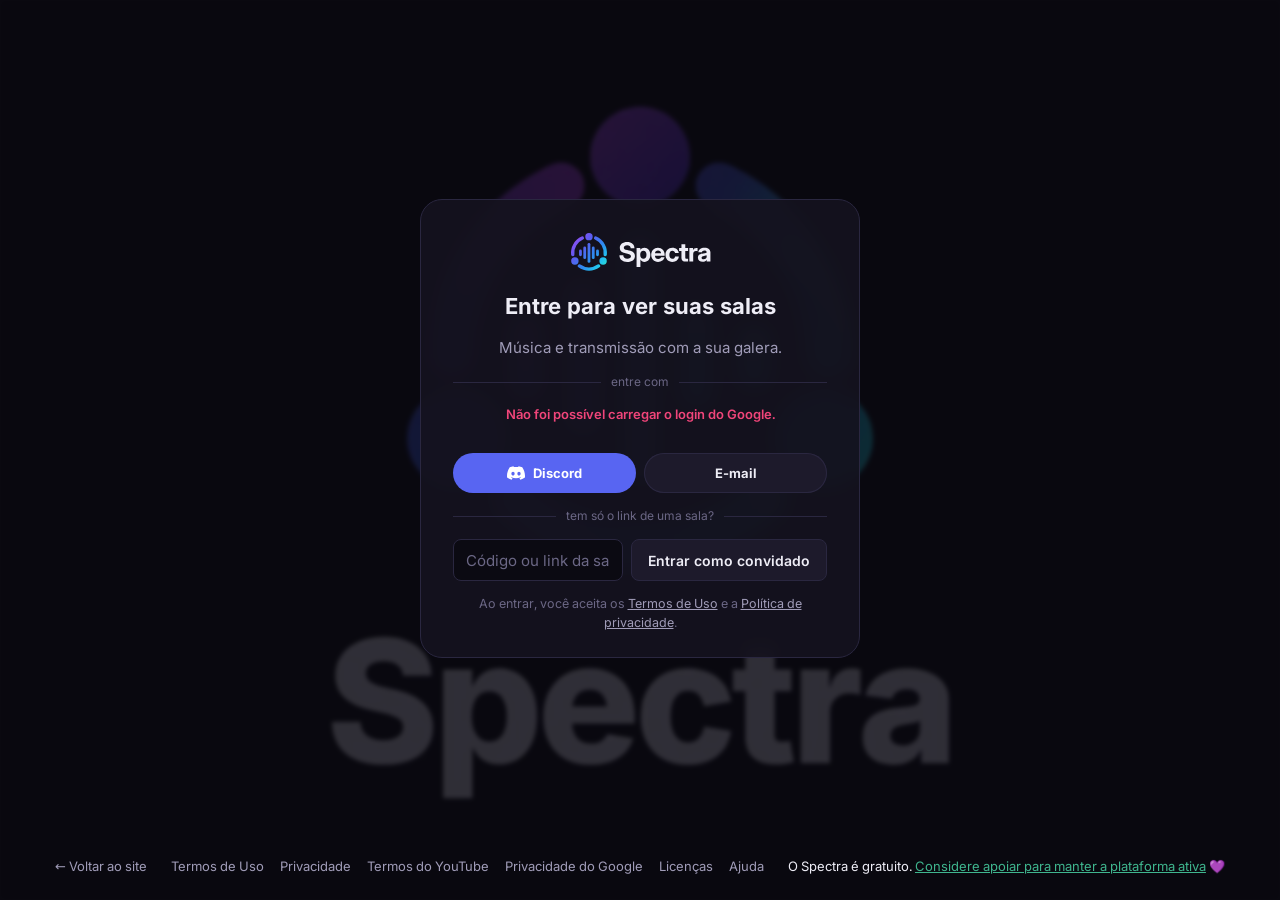
<file: sala/index.html>
<!doctype html>
<html lang="pt-BR">
  <head>
    <meta charset="UTF-8" />
    <meta name="viewport" content="width=device-width, initial-scale=1.0" />
    <meta name="theme-color" content="#0B0A12" />
    <meta name="description" content="Transmita sua tela e ouça música com os amigos." />
    <!-- Ícones da marca v2. Caminhos absolutos aqui ganham o prefixo de VITE_BASE no build. -->
    <link rel="icon" href="/sala/brand/favicon.ico" sizes="16x16 32x32 48x48" />
    <link rel="icon" href="/sala/brand/favicon-small.svg" type="image/svg+xml" />
    <link rel="apple-touch-icon" href="/sala/brand/apple-touch-icon.png" />
    <link rel="manifest" href="/sala/brand/site.webmanifest" />
    <meta property="og:title" content="Spectra" />
    <meta property="og:description" content="Transmita sua tela e ouça música com os amigos." />
    <meta property="og:type" content="website" />
    <meta property="og:url" content="https://www.spectracast.com.br/" />
    <meta property="og:image" content="https://www.spectracast.com.br/brand/og-image-1200x630.png" />
    <meta property="og:image:width" content="1200" />
    <meta property="og:image:height" content="630" />
    <meta name="twitter:card" content="summary_large_image" />
    <title>Spectra</title>
    <script type="module" crossorigin src="/sala/assets/index-DvvrMj0W.js"></script>
    <link rel="stylesheet" crossorigin href="/sala/assets/index-C_guDQmF.css">
  </head>
  <body>
    <div id="root"></div>
  </body>
</html>
</file>
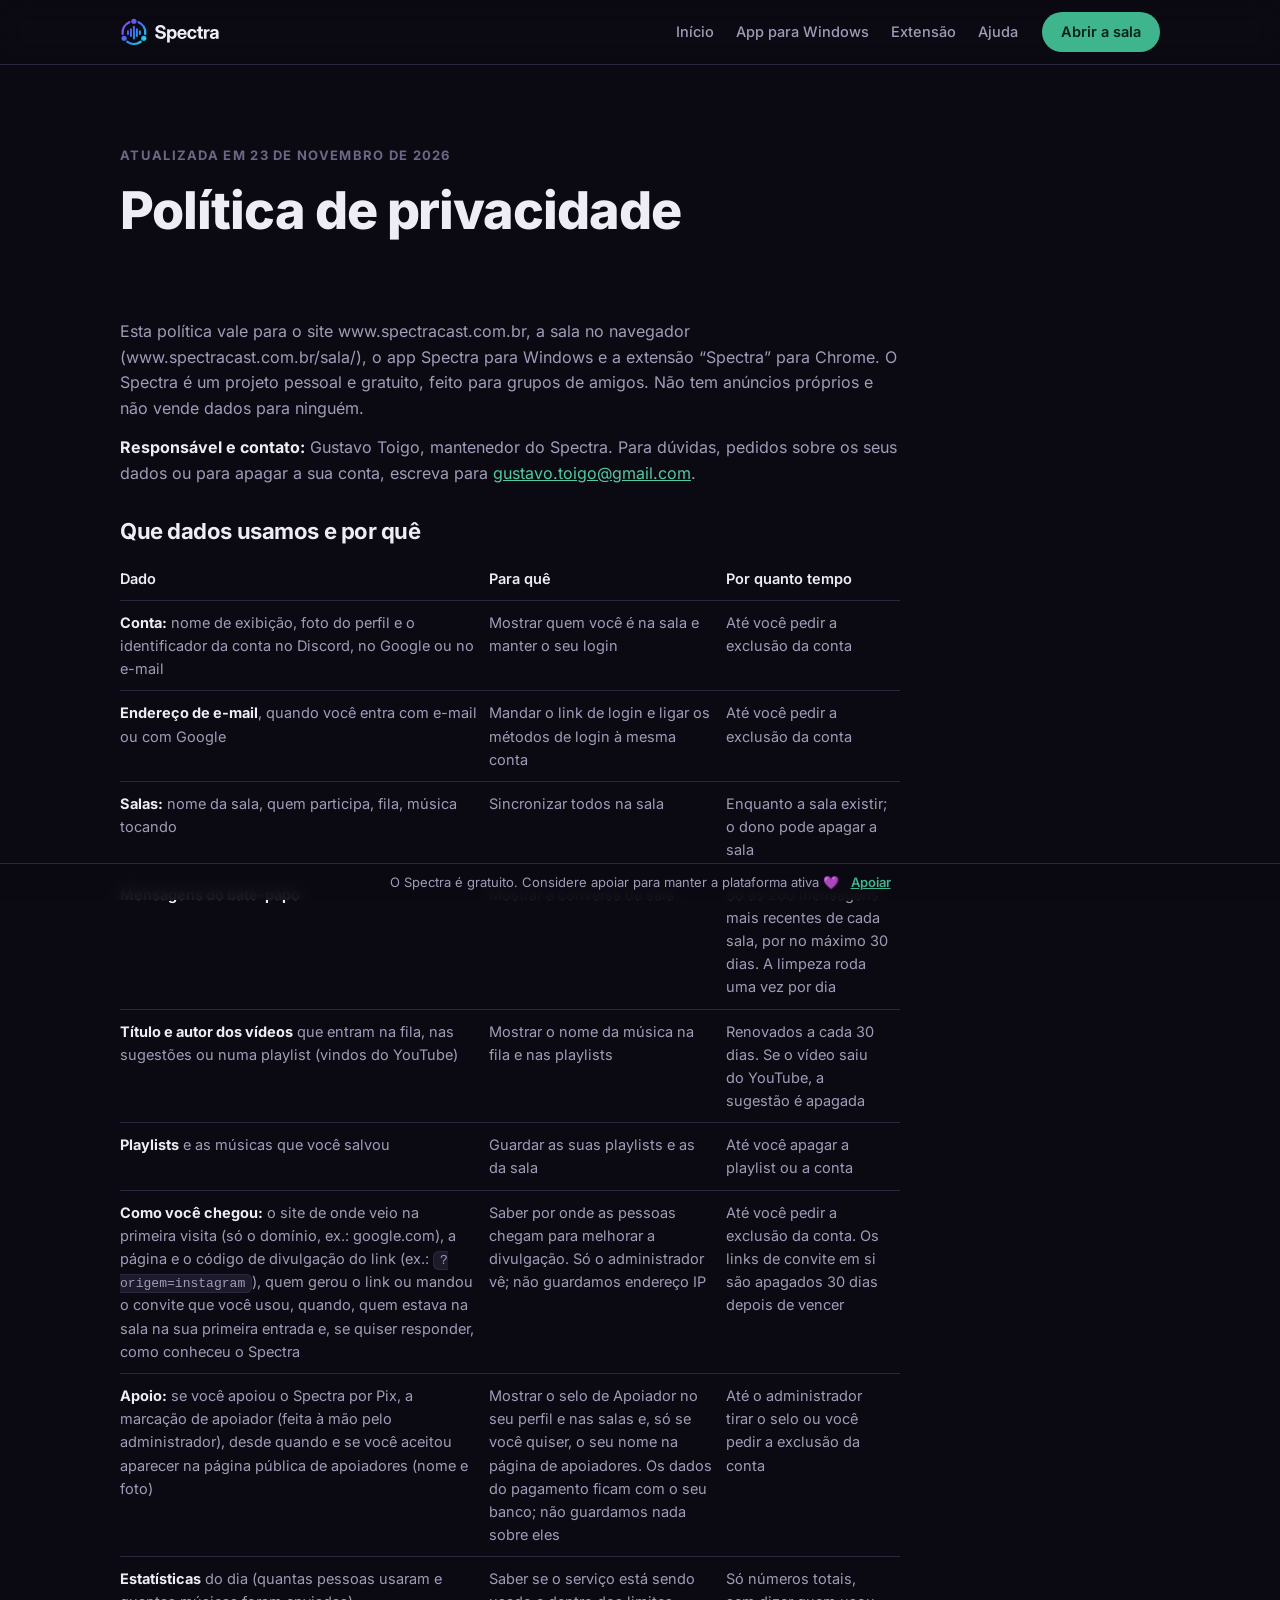
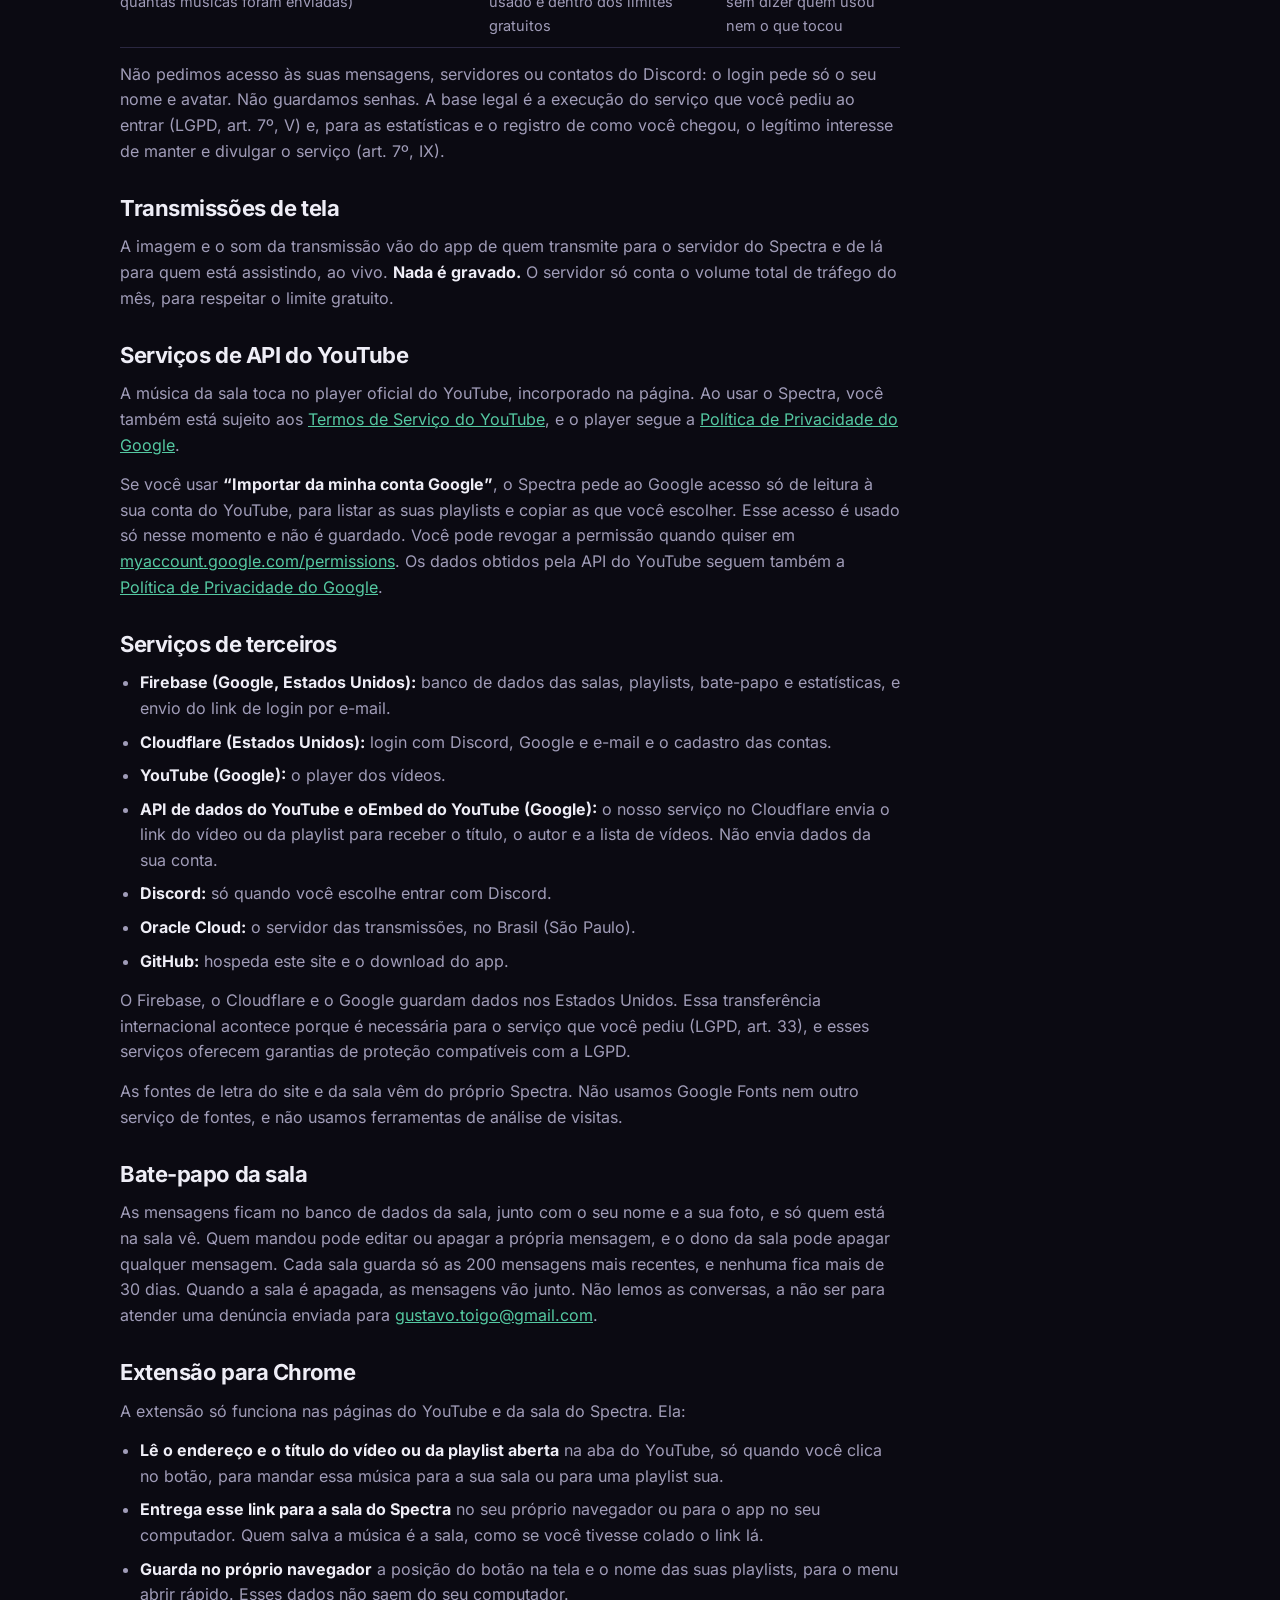
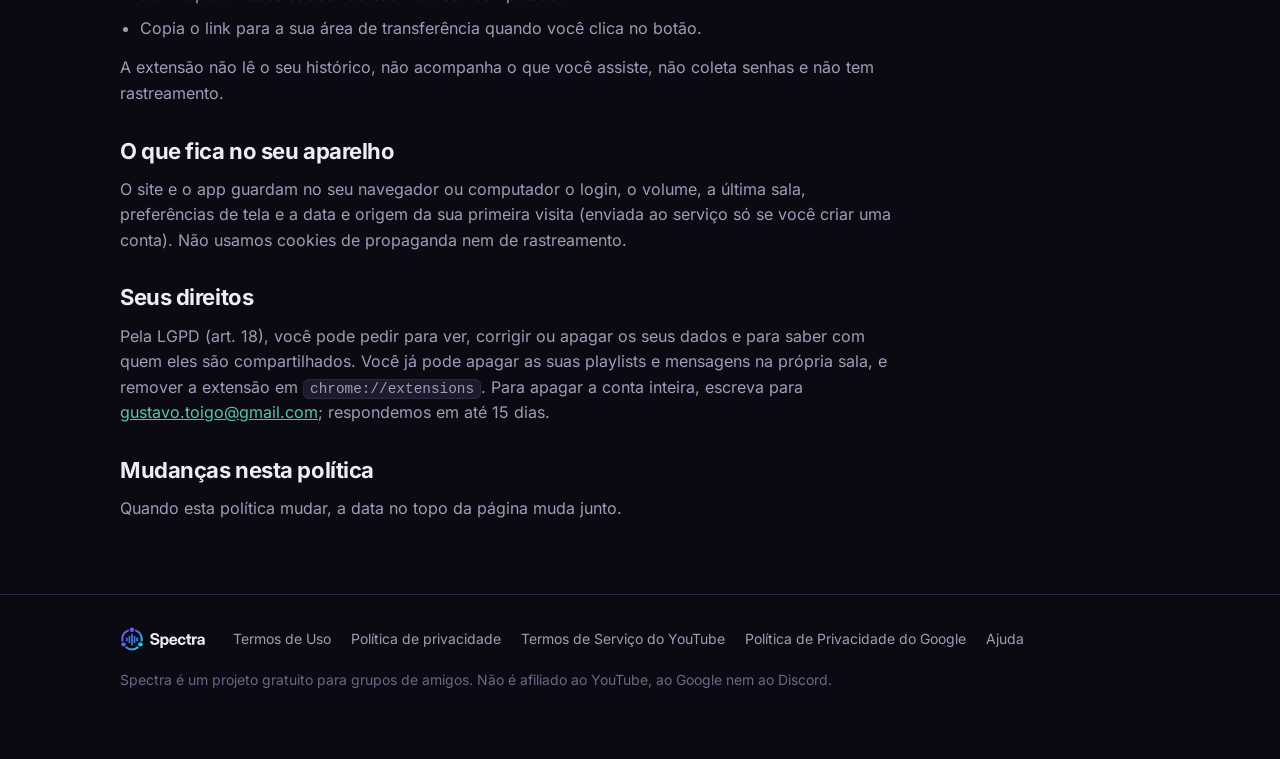
<file: privacidade.html>
<!doctype html>
<html lang="pt-BR">
  <head>
    <meta charset="UTF-8" />
    <meta name="viewport" content="width=device-width, initial-scale=1.0" />
    <meta name="theme-color" content="#0B0A12" />
    <meta name="description" content="Política de privacidade do Spectra: sala no navegador, app para Windows e extensão para Chrome." />
    <title>Política de privacidade · Spectra</title>
    <link rel="icon" type="image/svg+xml" href="favicon.svg" />
    <link rel="icon" href="favicon.ico" sizes="any" />
    <link rel="apple-touch-icon" href="brand/apple-touch-icon.png" />
    <meta property="og:title" content="Política de privacidade · Spectra" />
    <meta property="og:description" content="Política de privacidade do Spectra: sala no navegador, app para Windows e extensão para Chrome." />
    <meta property="og:image" content="https://www.spectracast.com.br/brand/og-image-1200x630.png" />
    <!-- Servidor de transmissão, para o aviso de limite de tráfego. Preenchido na publicação
         a partir da variável SPECTRA_SERVER do repositório. -->
    <meta name="spectra-server" content="https://api.spectracast.com.br" />
    <link rel="stylesheet" href="styles.css" />
  </head>
  <body>
    <header class="topbar">
      <div class="wrap">
        <a class="logo" href="./" aria-label="Spectra, início"><img src="brand/spectracast-logo-horizontal-dark-bg.svg" alt="Spectra" width="99" height="28" /></a>
        <nav class="nav" id="nav" aria-label="Páginas do site">
          <a href="./">Início</a>
          <a href="app/">App para Windows</a>
          <a href="extensao/">Extensão</a>
          <a href="ajuda/">Ajuda</a>
        </nav>
        <a class="btn btn-primary" href="sala/" data-open-room>Abrir a sala</a>
        <button class="menu-btn" type="button" aria-label="Menu" aria-controls="nav" aria-expanded="false">
          <svg viewBox="0 0 24 24" width="20" height="20" aria-hidden="true"><path d="M4 7h16M4 12h16M4 17h16" stroke="currentColor" stroke-width="2" stroke-linecap="round"/></svg>
        </button>
      </div>
    </header>
    <div class="usage-notice" id="usage-notice" role="status" hidden></div>

    <main>
      <section class="page-head">
        <div class="wrap">
          <span class="kicker k-plain">Atualizada em 23 de novembro de 2026</span>
          <h1>Política de privacidade</h1>
        </div>
      </section>

      <section class="section">
        <div class="wrap">
          <div class="legal">
            <p>
              Esta política vale para o site www.spectracast.com.br, a sala no navegador (www.spectracast.com.br/sala/), o
              app Spectra para Windows e a extensão “Spectra” para Chrome. O Spectra é um projeto pessoal e
              gratuito, feito para grupos de amigos. Não tem anúncios próprios e não vende dados para ninguém.
            </p>
            <p>
              <b>Responsável e contato:</b> Gustavo Toigo, mantenedor do Spectra. Para dúvidas, pedidos sobre os seus
              dados ou para apagar a sua conta, escreva para <a class="contato" href="mailto:gustavo.toigo@gmail.com">gustavo.toigo@gmail.com</a>.
            </p>

            <h2>Que dados usamos e por quê</h2>
            <div class="table-scroll">
              <table>
                <thead><tr><th>Dado</th><th>Para quê</th><th>Por quanto tempo</th></tr></thead>
                <tbody>
                  <tr><td><b>Conta:</b> nome de exibição, foto do perfil e o identificador da conta no Discord, no Google ou no e-mail</td><td>Mostrar quem você é na sala e manter o seu login</td><td>Até você pedir a exclusão da conta</td></tr>
                  <tr><td><b>Endereço de e-mail</b>, quando você entra com e-mail ou com Google</td><td>Mandar o link de login e ligar os métodos de login à mesma conta</td><td>Até você pedir a exclusão da conta</td></tr>
                  <tr><td><b>Salas:</b> nome da sala, quem participa, fila, música tocando</td><td>Sincronizar todos na sala</td><td>Enquanto a sala existir; o dono pode apagar a sala</td></tr>
                  <tr><td><b>Mensagens do bate-papo</b></td><td>Mostrar a conversa da sala</td><td>Só as 200 mensagens mais recentes de cada sala, por no máximo 30 dias. A limpeza roda uma vez por dia</td></tr>
                  <tr><td><b>Título e autor dos vídeos</b> que entram na fila, nas sugestões ou numa playlist (vindos do YouTube)</td><td>Mostrar o nome da música na fila e nas playlists</td><td>Renovados a cada 30 dias. Se o vídeo saiu do YouTube, a sugestão é apagada</td></tr>
                  <tr><td><b>Playlists</b> e as músicas que você salvou</td><td>Guardar as suas playlists e as da sala</td><td>Até você apagar a playlist ou a conta</td></tr>
                  <tr><td><b>Como você chegou:</b> o site de onde veio na primeira visita (só o domínio, ex.: google.com), a página e o código de divulgação do link (ex.: <code>?origem=instagram</code>), quem gerou o link ou mandou o convite que você usou, quando, quem estava na sala na sua primeira entrada e, se quiser responder, como conheceu o Spectra</td><td>Saber por onde as pessoas chegam para melhorar a divulgação. Só o administrador vê; não guardamos endereço IP</td><td>Até você pedir a exclusão da conta. Os links de convite em si são apagados 30 dias depois de vencer</td></tr>
                  <tr><td><b>Apoio:</b> se você apoiou o Spectra por Pix, a marcação de apoiador (feita à mão pelo administrador), desde quando e se você aceitou aparecer na página pública de apoiadores (nome e foto)</td><td>Mostrar o selo de Apoiador no seu perfil e nas salas e, só se você quiser, o seu nome na página de apoiadores. Os dados do pagamento ficam com o seu banco; não guardamos nada sobre eles</td><td>Até o administrador tirar o selo ou você pedir a exclusão da conta</td></tr>
                  <tr><td><b>Estatísticas</b> do dia (quantas pessoas usaram e quantas músicas foram enviadas)</td><td>Saber se o serviço está sendo usado e dentro dos limites gratuitos</td><td>Só números totais, sem dizer quem usou nem o que tocou</td></tr>
                </tbody>
              </table>
            </div>
            <p>
              Não pedimos acesso às suas mensagens, servidores ou contatos do Discord: o login pede só o seu nome e avatar.
              Não guardamos senhas. A base legal é a execução do serviço que você pediu ao entrar (LGPD, art. 7º, V) e, para
              as estatísticas e o registro de como você chegou, o legítimo interesse de manter e divulgar o serviço (art. 7º, IX).
            </p>

            <h2>Transmissões de tela</h2>
            <p>
              A imagem e o som da transmissão vão do app de quem transmite para o servidor do Spectra e de lá para quem
              está assistindo, ao vivo. <b>Nada é gravado.</b> O servidor só conta o volume total de tráfego do mês, para
              respeitar o limite gratuito.
            </p>

            <h2 id="youtube">Serviços de API do YouTube</h2>
            <p>
              A música da sala toca no player oficial do YouTube, incorporado na página. Ao usar o Spectra, você também
              está sujeito aos <a href="https://www.youtube.com/t/terms" rel="noopener">Termos de Serviço do YouTube</a>, e o
              player segue a <a href="https://policies.google.com/privacy" rel="noopener">Política de Privacidade do Google</a>.
            </p>
            <p>
              Se você usar <b>“Importar da minha conta Google”</b>, o Spectra pede ao Google acesso só de leitura à sua conta
              do YouTube, para listar as suas playlists e copiar as que você escolher. Esse acesso é usado só nesse momento e
              não é guardado. Você pode revogar a permissão quando quiser em
              <a href="https://myaccount.google.com/permissions" rel="noopener">myaccount.google.com/permissions</a>. Os dados obtidos pela API do YouTube seguem também a <a href="https://policies.google.com/privacy" rel="noopener">Política de Privacidade do Google</a>.
            </p>

            <h2>Serviços de terceiros</h2>
            <ul>
              <li><b>Firebase (Google, Estados Unidos):</b> banco de dados das salas, playlists, bate-papo e estatísticas, e envio do link de login por e-mail.</li>
              <li><b>Cloudflare (Estados Unidos):</b> login com Discord, Google e e-mail e o cadastro das contas.</li>
              <li><b>YouTube (Google):</b> o player dos vídeos.</li>
              <li><b>API de dados do YouTube e oEmbed do YouTube (Google):</b> o nosso serviço no Cloudflare envia o link do vídeo ou da playlist para receber o título, o autor e a lista de vídeos. Não envia dados da sua conta.</li>
              <li><b>Discord:</b> só quando você escolhe entrar com Discord.</li>
              <li><b>Oracle Cloud:</b> o servidor das transmissões, no Brasil (São Paulo).</li>
              <li><b>GitHub:</b> hospeda este site e o download do app.</li>
            </ul>
            <p>
              O Firebase, o Cloudflare e o Google guardam dados nos Estados Unidos. Essa transferência internacional acontece
              porque é necessária para o serviço que você pediu (LGPD, art. 33), e esses serviços oferecem garantias de proteção
              compatíveis com a LGPD.
            </p>
            <p>
              As fontes de letra do site e da sala vêm do próprio Spectra. Não usamos Google Fonts nem outro serviço de
              fontes, e não usamos ferramentas de análise de visitas.
            </p>

            <h2 id="chat">Bate-papo da sala</h2>
            <p>
              As mensagens ficam no banco de dados da sala, junto com o seu nome e a sua foto, e só quem está na sala vê. Quem
              mandou pode editar ou apagar a própria mensagem, e o dono da sala pode apagar qualquer mensagem. Cada sala guarda só
              as 200 mensagens mais recentes, e nenhuma fica mais de 30 dias. Quando a sala é apagada, as mensagens vão junto. Não lemos as conversas, a não ser para atender uma denúncia enviada para
              <a class="contato" href="mailto:gustavo.toigo@gmail.com">gustavo.toigo@gmail.com</a>.
            </p>

            <h2 id="extensao">Extensão para Chrome</h2>
            <p>A extensão só funciona nas páginas do YouTube e da sala do Spectra. Ela:</p>
            <ul>
              <li><b>Lê o endereço e o título do vídeo ou da playlist aberta</b> na aba do YouTube, só quando você clica no botão, para mandar essa música para a sua sala ou para uma playlist sua.</li>
              <li><b>Entrega esse link para a sala do Spectra</b> no seu próprio navegador ou para o app no seu computador. Quem salva a música é a sala, como se você tivesse colado o link lá.</li>
              <li><b>Guarda no próprio navegador</b> a posição do botão na tela e o nome das suas playlists, para o menu abrir rápido. Esses dados não saem do seu computador.</li>
              <li>Copia o link para a sua área de transferência quando você clica no botão.</li>
            </ul>
            <p>A extensão não lê o seu histórico, não acompanha o que você assiste, não coleta senhas e não tem rastreamento.</p>

            <h2>O que fica no seu aparelho</h2>
            <p>
              O site e o app guardam no seu navegador ou computador o login, o volume, a última sala, preferências de tela e a
              data e origem da sua primeira visita (enviada ao serviço só se você criar uma conta).
              Não usamos cookies de propaganda nem de rastreamento.
            </p>

            <h2>Seus direitos</h2>
            <p>
              Pela LGPD (art. 18), você pode pedir para ver, corrigir ou apagar os seus dados e para saber com quem eles são
              compartilhados. Você já pode apagar as suas playlists e mensagens na própria sala, e remover a extensão em
              <code>chrome://extensions</code>. Para apagar a conta inteira, escreva para <a class="contato" href="mailto:gustavo.toigo@gmail.com">gustavo.toigo@gmail.com</a>; respondemos em até 15 dias.
            </p>

            <h2>Mudanças nesta política</h2>
            <p>Quando esta política mudar, a data no topo da página muda junto.</p>
          </div>
        </div>
      </section>
    </main>

    <footer class="footer">
      <div class="wrap">
        <div class="footer-top">
          <a class="logo" href="./"><img src="brand/spectracast-logo-horizontal-dark-bg.svg" alt="Spectra" width="85" height="24" /></a>
          <nav aria-label="Links do rodapé">
            <a href="termos.html">Termos de Uso</a>
            <a href="privacidade.html">Política de privacidade</a>
            <a href="https://www.youtube.com/t/terms" rel="noopener">Termos de Serviço do YouTube</a>
            <a href="https://policies.google.com/privacy" rel="noopener">Política de Privacidade do Google</a>
            <a href="ajuda/">Ajuda</a>
          </nav>
        </div>
        <span>Spectra é um projeto gratuito para grupos de amigos. Não é afiliado ao YouTube, ao Google nem ao Discord.</span>
      </div>
    </footer>
    <div class="support-strip" role="note">
      <span>O Spectra é gratuito. Considere apoiar para manter a plataforma ativa 💜</span>
      <a href="sala/apoiar">Apoiar</a>
    </div>
    <script src="site.js"></script>
  </body>
</html>
</file>
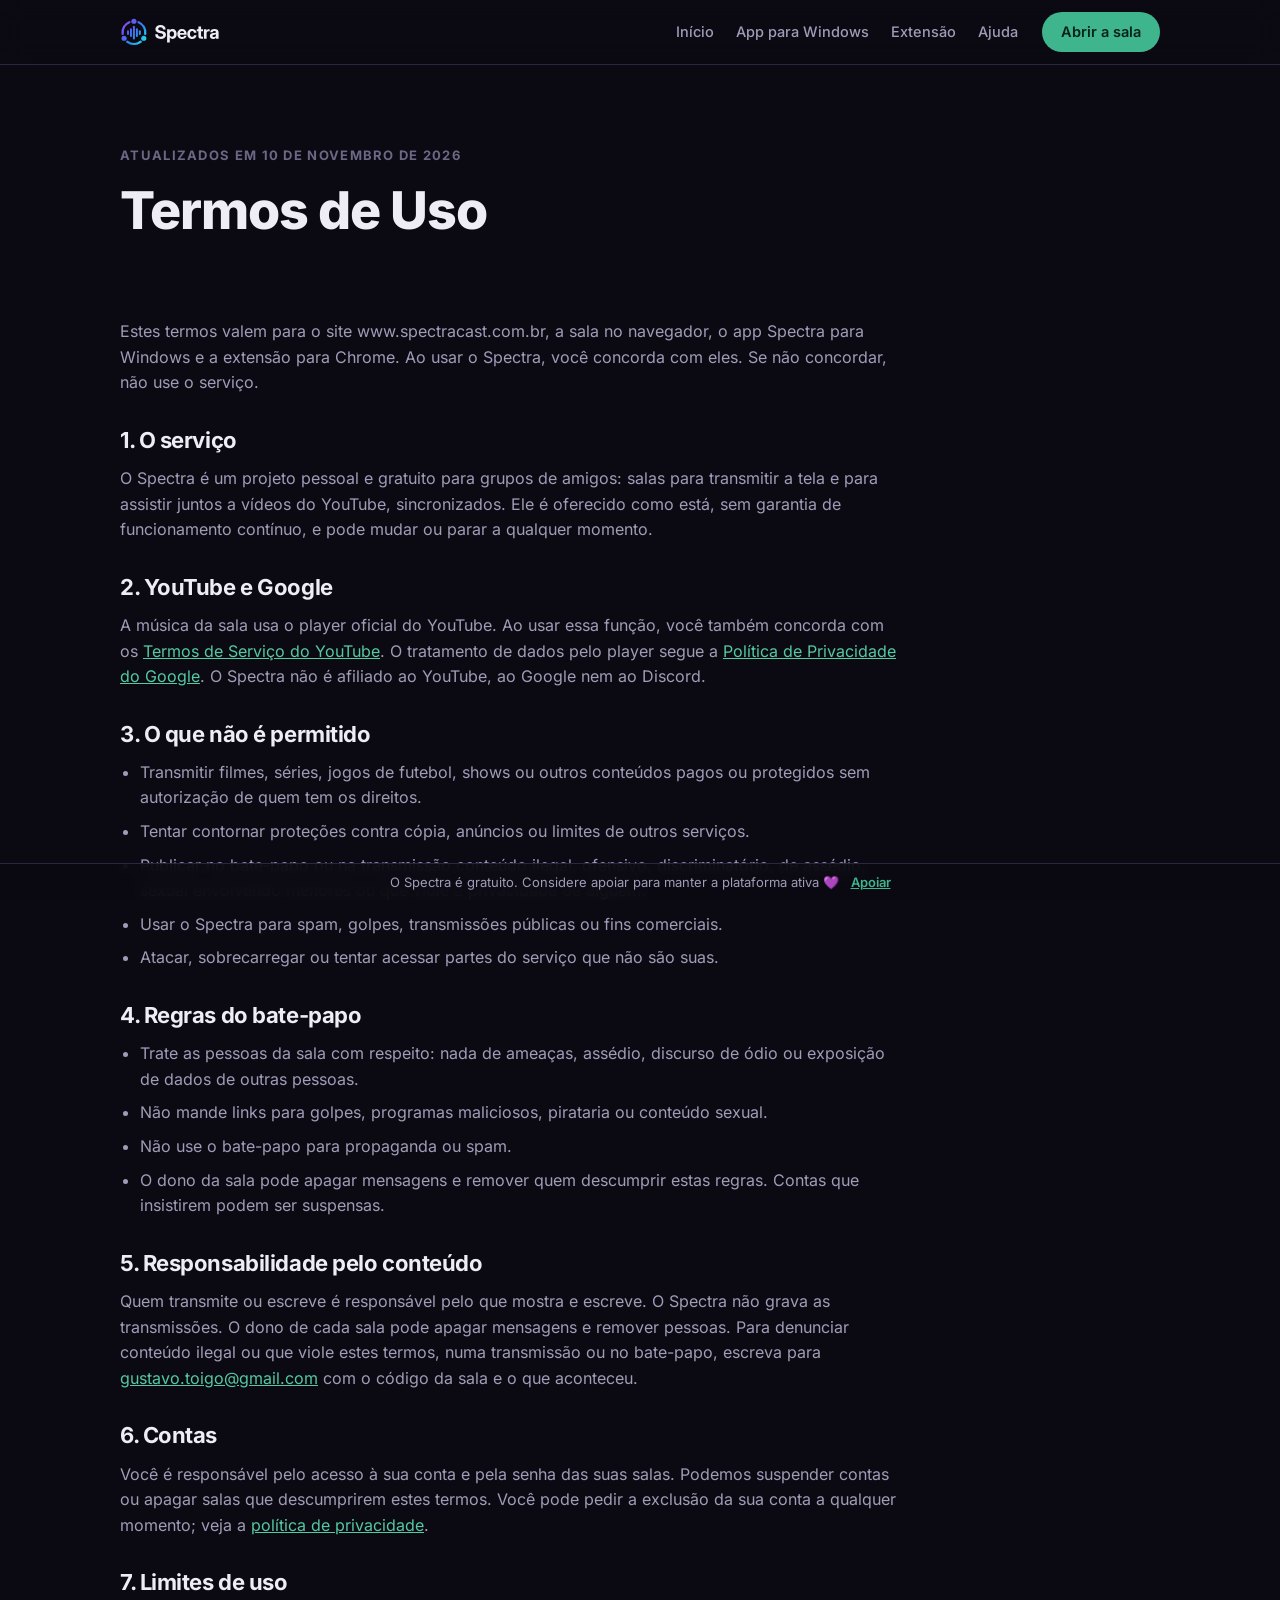
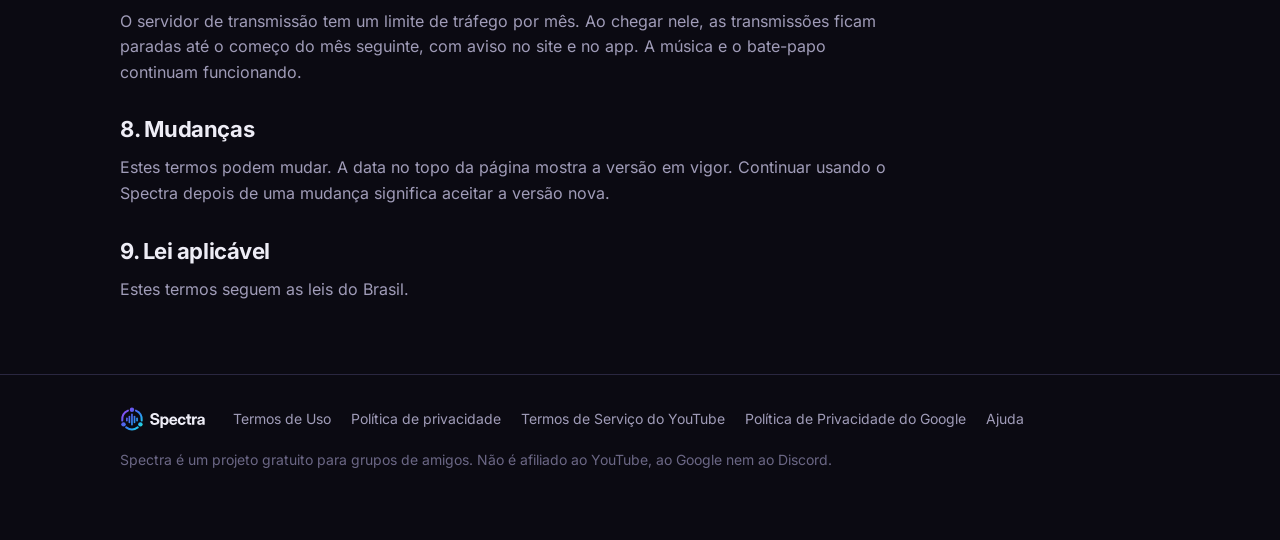
<file: termos.html>
<!doctype html>
<html lang="pt-BR">
  <head>
    <meta charset="UTF-8" />
    <meta name="viewport" content="width=device-width, initial-scale=1.0" />
    <meta name="theme-color" content="#0B0A12" />
    <meta name="description" content="Termos de Uso do Spectra: regras para usar a sala, a transmissão de tela e a música." />
    <title>Termos de Uso · Spectra</title>
    <link rel="icon" type="image/svg+xml" href="favicon.svg" />
    <link rel="icon" href="favicon.ico" sizes="any" />
    <link rel="apple-touch-icon" href="brand/apple-touch-icon.png" />
    <meta property="og:title" content="Termos de Uso · Spectra" />
    <meta property="og:description" content="Termos de Uso do Spectra: regras para usar a sala, a transmissão de tela e a música." />
    <meta property="og:image" content="https://www.spectracast.com.br/brand/og-image-1200x630.png" />
    <!-- Servidor de transmissão, para o aviso de limite de tráfego. Preenchido na publicação
         a partir da variável SPECTRA_SERVER do repositório. -->
    <meta name="spectra-server" content="https://api.spectracast.com.br" />
    <link rel="stylesheet" href="styles.css" />
  </head>
  <body>
    <header class="topbar">
      <div class="wrap">
        <a class="logo" href="./" aria-label="Spectra, início"><img src="brand/spectracast-logo-horizontal-dark-bg.svg" alt="Spectra" width="99" height="28" /></a>
        <nav class="nav" id="nav" aria-label="Páginas do site">
          <a href="./">Início</a>
          <a href="app/">App para Windows</a>
          <a href="extensao/">Extensão</a>
          <a href="ajuda/">Ajuda</a>
        </nav>
        <a class="btn btn-primary" href="sala/" data-open-room>Abrir a sala</a>
        <button class="menu-btn" type="button" aria-label="Menu" aria-controls="nav" aria-expanded="false">
          <svg viewBox="0 0 24 24" width="20" height="20" aria-hidden="true"><path d="M4 7h16M4 12h16M4 17h16" stroke="currentColor" stroke-width="2" stroke-linecap="round"/></svg>
        </button>
      </div>
    </header>
    <div class="usage-notice" id="usage-notice" role="status" hidden></div>

    <main>
      <section class="page-head">
        <div class="wrap">
          <span class="kicker k-plain">Atualizados em 10 de novembro de 2026</span>
          <h1>Termos de Uso</h1>
        </div>
      </section>

      <section class="section">
        <div class="wrap">
          <div class="legal">
            <p>
              Estes termos valem para o site www.spectracast.com.br, a sala no navegador, o app Spectra para Windows e a
              extensão para Chrome. Ao usar o Spectra, você concorda com eles. Se não concordar, não use o serviço.
            </p>

            <h2>1. O serviço</h2>
            <p>
              O Spectra é um projeto pessoal e gratuito para grupos de amigos: salas para transmitir a tela e para assistir
              juntos a vídeos do YouTube, sincronizados. Ele é oferecido como está, sem garantia de funcionamento contínuo, e
              pode mudar ou parar a qualquer momento.
            </p>

            <h2>2. YouTube e Google</h2>
            <p>
              A música da sala usa o player oficial do YouTube. Ao usar essa função, você também concorda com os
              <a href="https://www.youtube.com/t/terms" rel="noopener">Termos de Serviço do YouTube</a>. O tratamento de dados
              pelo player segue a <a href="https://policies.google.com/privacy" rel="noopener">Política de Privacidade do Google</a>.
              O Spectra não é afiliado ao YouTube, ao Google nem ao Discord.
            </p>

            <h2>3. O que não é permitido</h2>
            <ul>
              <li>Transmitir filmes, séries, jogos de futebol, shows ou outros conteúdos pagos ou protegidos sem autorização de quem tem os direitos.</li>
              <li>Tentar contornar proteções contra cópia, anúncios ou limites de outros serviços.</li>
              <li>Publicar no bate-papo ou na transmissão conteúdo ilegal, ofensivo, discriminatório, de assédio, sexual envolvendo menores ou que viole a privacidade de alguém.</li>
              <li>Usar o Spectra para spam, golpes, transmissões públicas ou fins comerciais.</li>
              <li>Atacar, sobrecarregar ou tentar acessar partes do serviço que não são suas.</li>
            </ul>

            <h2>4. Regras do bate-papo</h2>
            <ul>
              <li>Trate as pessoas da sala com respeito: nada de ameaças, assédio, discurso de ódio ou exposição de dados de outras pessoas.</li>
              <li>Não mande links para golpes, programas maliciosos, pirataria ou conteúdo sexual.</li>
              <li>Não use o bate-papo para propaganda ou spam.</li>
              <li>O dono da sala pode apagar mensagens e remover quem descumprir estas regras. Contas que insistirem podem ser suspensas.</li>
            </ul>

            <h2>5. Responsabilidade pelo conteúdo</h2>
            <p>
              Quem transmite ou escreve é responsável pelo que mostra e escreve. O Spectra não grava as transmissões. O dono
              de cada sala pode apagar mensagens e remover pessoas. Para denunciar conteúdo ilegal ou que viole estes termos, numa transmissão ou no bate-papo, escreva para <a class="contato" href="mailto:gustavo.toigo@gmail.com">gustavo.toigo@gmail.com</a>
              com o código da sala e o que aconteceu.
            </p>

            <h2>6. Contas</h2>
            <p>
              Você é responsável pelo acesso à sua conta e pela senha das suas salas. Podemos suspender contas ou apagar salas
              que descumprirem estes termos. Você pode pedir a exclusão da sua conta a qualquer momento; veja a
              <a href="privacidade.html">política de privacidade</a>.
            </p>

            <h2>7. Limites de uso</h2>
            <p>
              O servidor de transmissão tem um limite de tráfego por mês. Ao chegar nele, as transmissões ficam paradas até o
              começo do mês seguinte, com aviso no site e no app. A música e o bate-papo continuam funcionando.
            </p>

            <h2>8. Mudanças</h2>
            <p>
              Estes termos podem mudar. A data no topo da página mostra a versão em vigor. Continuar usando o Spectra
              depois de uma mudança significa aceitar a versão nova.
            </p>

            <h2>9. Lei aplicável</h2>
            <p>Estes termos seguem as leis do Brasil.</p>
          </div>
        </div>
      </section>
    </main>

    <footer class="footer">
      <div class="wrap">
        <div class="footer-top">
          <a class="logo" href="./"><img src="brand/spectracast-logo-horizontal-dark-bg.svg" alt="Spectra" width="85" height="24" /></a>
          <nav aria-label="Links do rodapé">
            <a href="termos.html">Termos de Uso</a>
            <a href="privacidade.html">Política de privacidade</a>
            <a href="https://www.youtube.com/t/terms" rel="noopener">Termos de Serviço do YouTube</a>
            <a href="https://policies.google.com/privacy" rel="noopener">Política de Privacidade do Google</a>
            <a href="ajuda/">Ajuda</a>
          </nav>
        </div>
        <span>Spectra é um projeto gratuito para grupos de amigos. Não é afiliado ao YouTube, ao Google nem ao Discord.</span>
      </div>
    </footer>
    <div class="support-strip" role="note">
      <span>O Spectra é gratuito. Considere apoiar para manter a plataforma ativa 💜</span>
      <a href="sala/apoiar">Apoiar</a>
    </div>
    <script src="site.js"></script>
  </body>
</html>
</file>
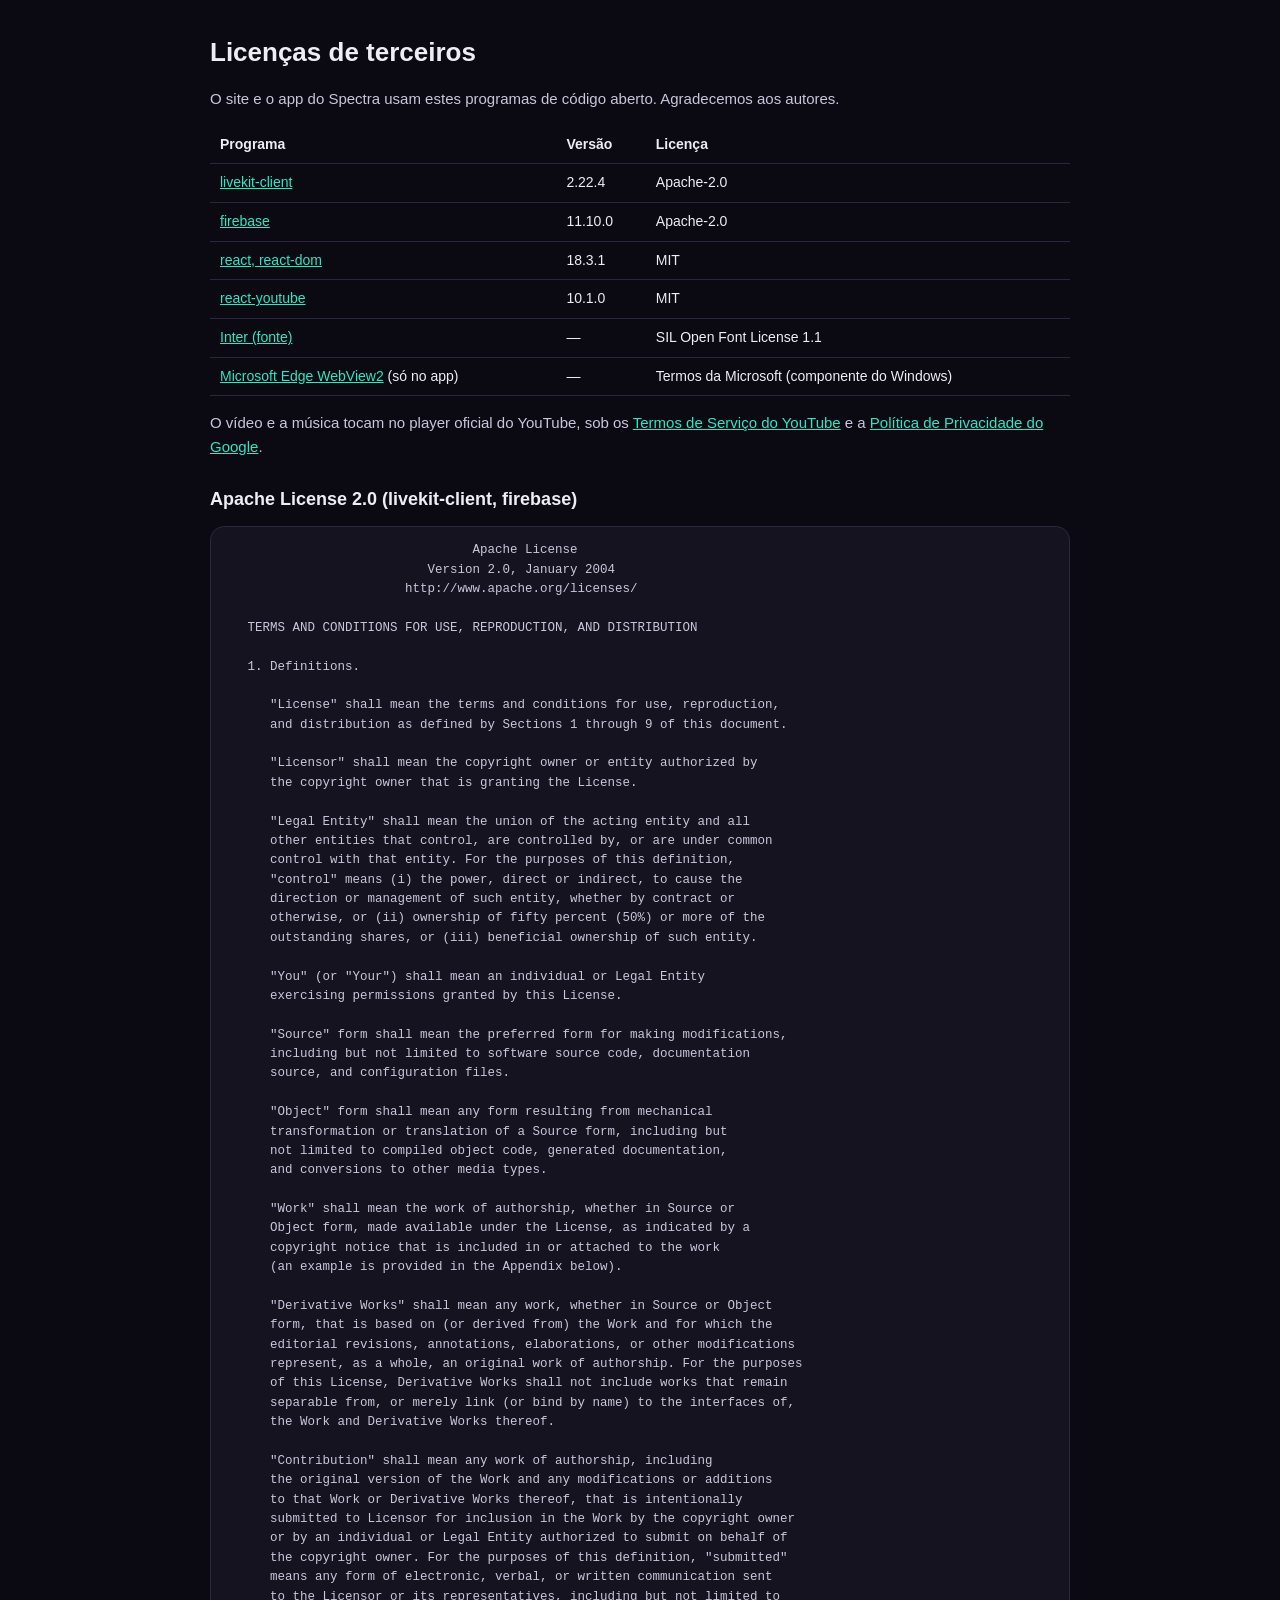
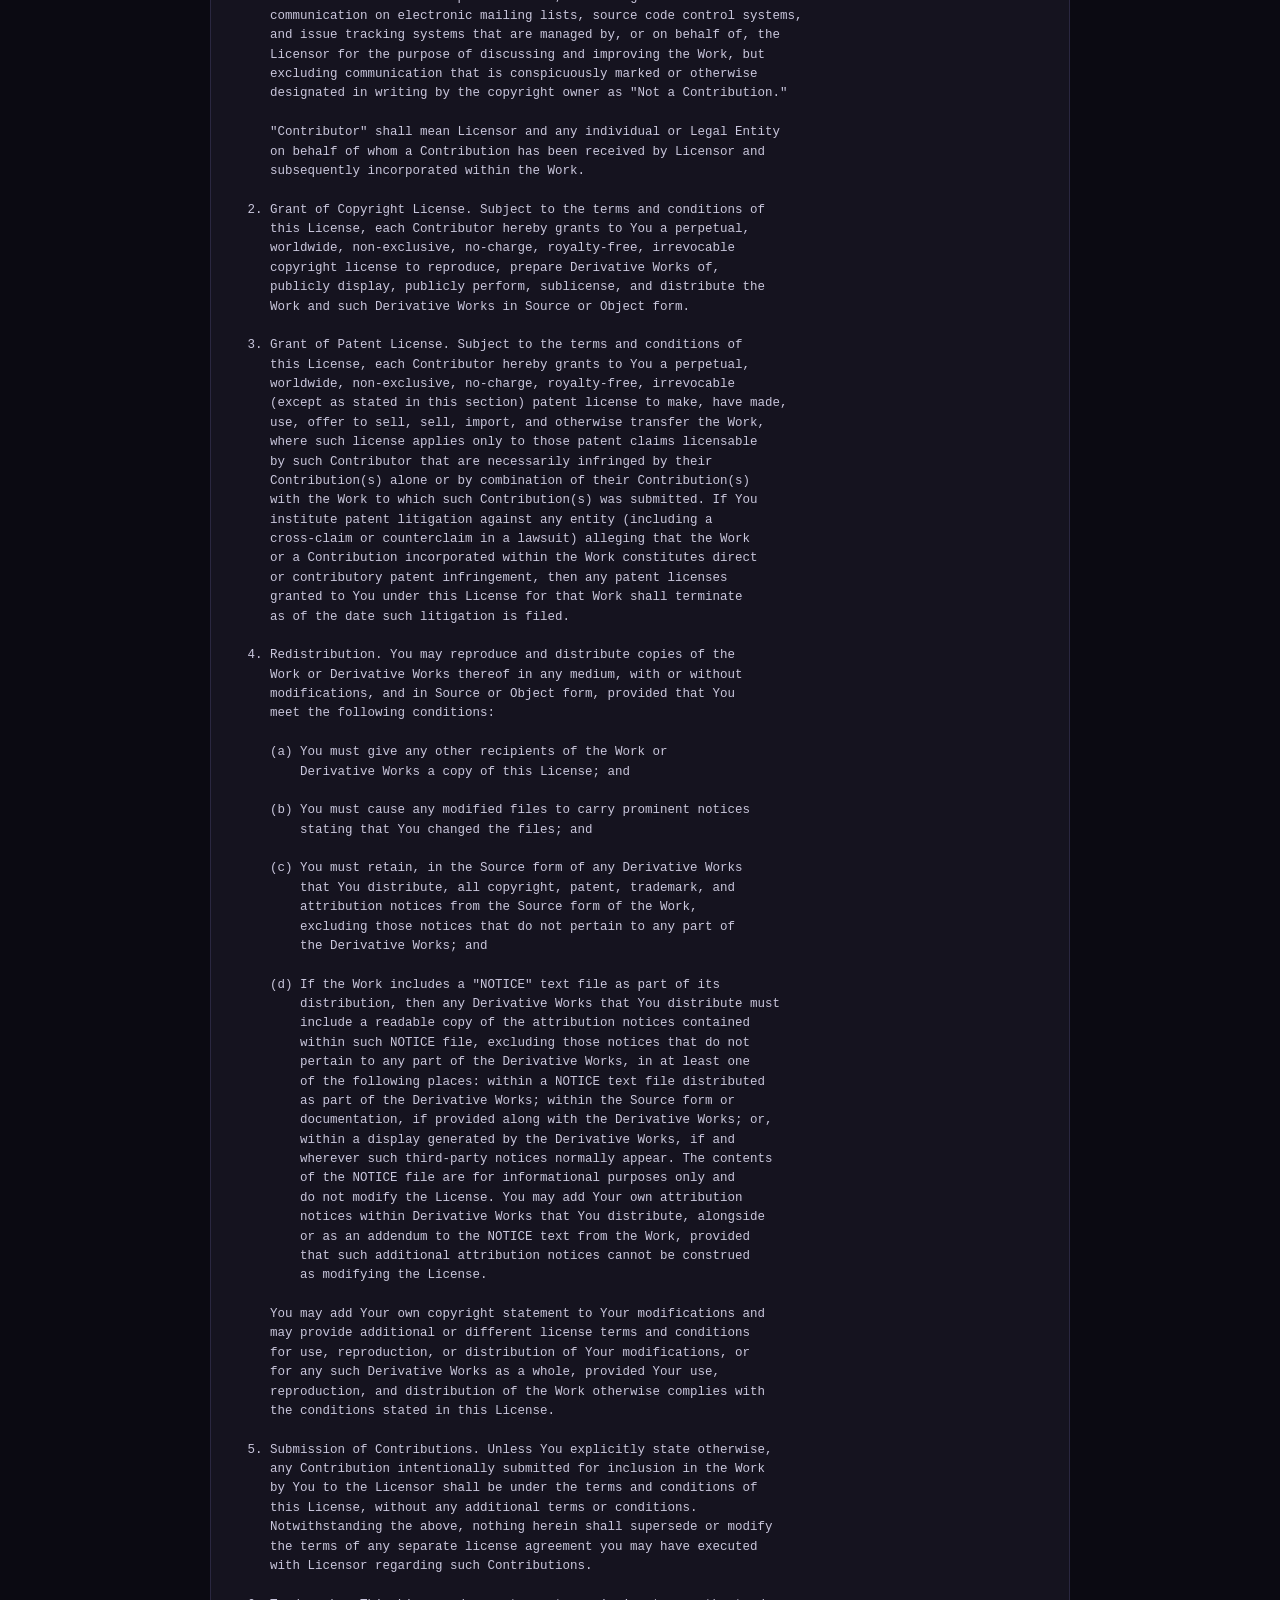
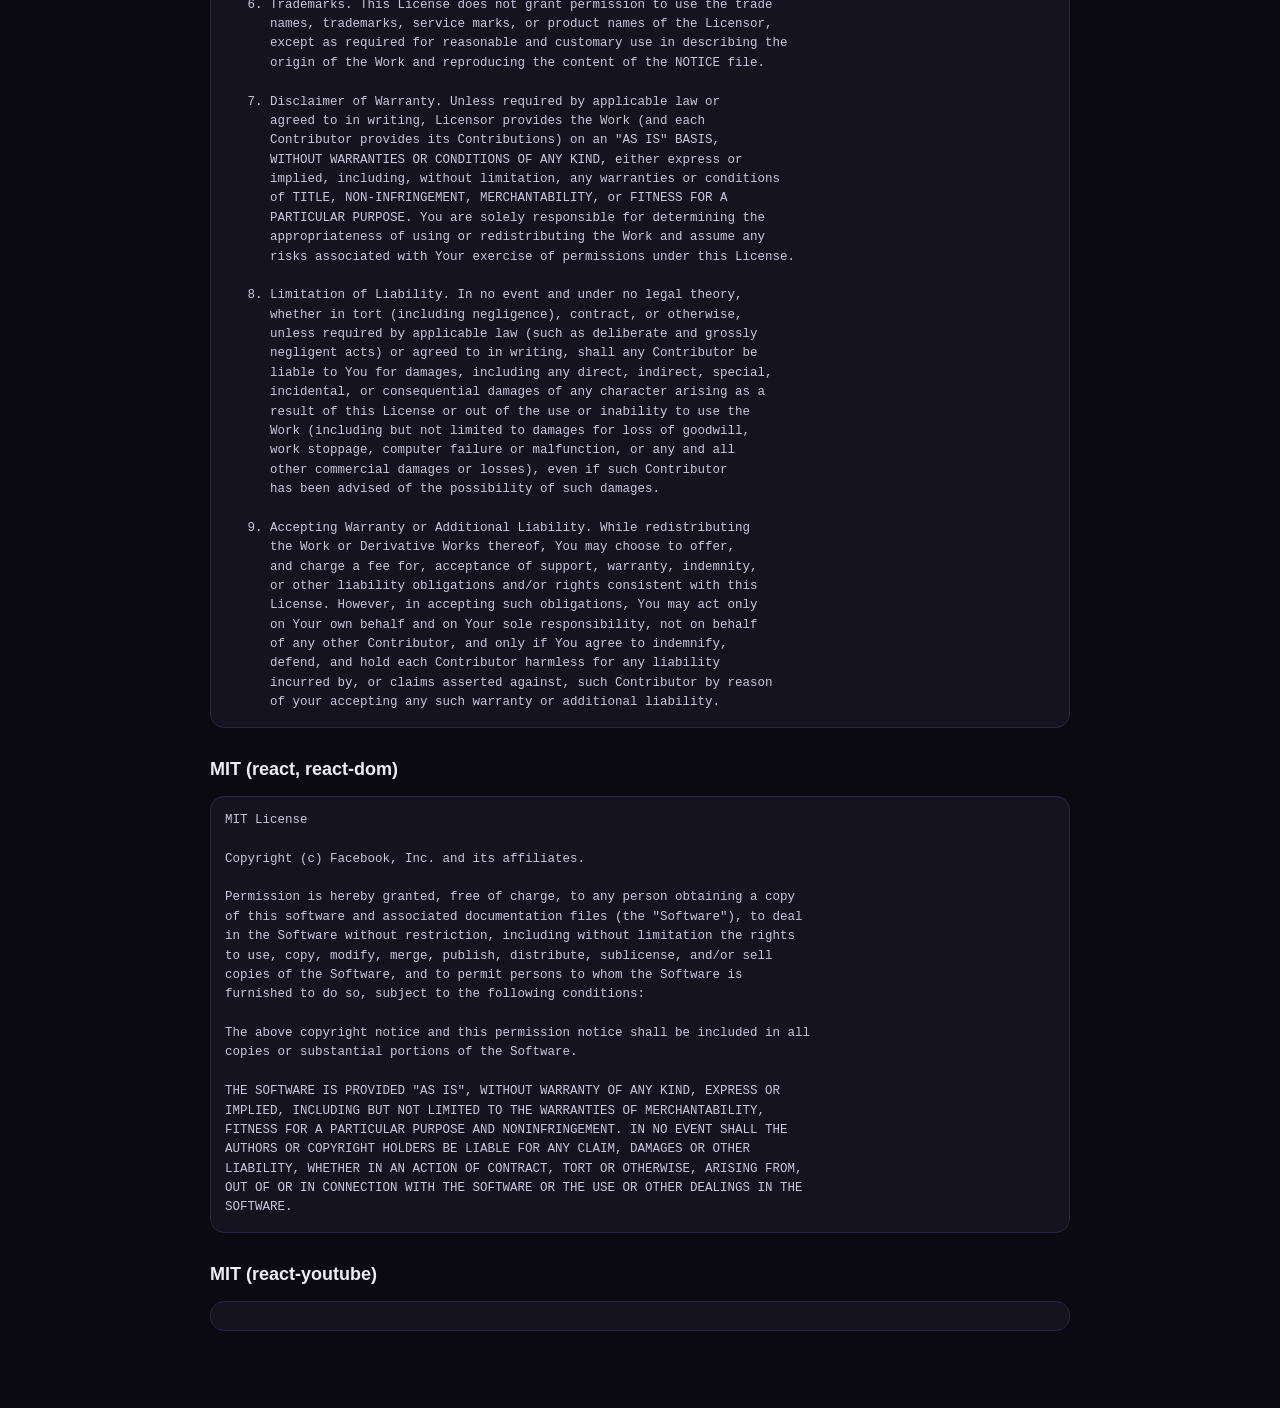
<file: sala/licencas.html>
<!doctype html>
<html lang="pt-BR">
<head>
<meta charset="utf-8" />
<meta name="viewport" content="width=device-width, initial-scale=1" />
<title>Licenças de terceiros · Spectra</title>
<style>
  :root { color-scheme: dark; }
  body { margin: 0; background: #0b0a12; color: #eeedf6; font: 15px/1.55 Inter, 'Segoe UI', Roboto, Arial, sans-serif; }
  main { max-width: 860px; margin: 0 auto; padding: 32px 16px 64px; }
  h1 { font-size: 26px; margin: 0 0 6px; }
  h2 { font-size: 18px; margin: 28px 0 6px; }
  p, li { color: #c9c6dc; }
  a { color: #2ee6c5; }
  table { width: 100%; border-collapse: collapse; margin-top: 12px; }
  th, td { text-align: left; padding: 8px 10px; border-bottom: 1px solid #2a2740; font-size: 14px; }
  pre { white-space: pre-wrap; background: #15131f; border: 1px solid #2a2740; border-radius: 14px; padding: 14px; font-size: 12.5px; color: #c9c6dc; overflow-wrap: anywhere; }
</style>
</head>
<body>
<main>
<h1>Licenças de terceiros</h1>
<p>O site e o app do Spectra usam estes programas de código aberto. Agradecemos aos autores.</p>
<table>
<thead><tr><th>Programa</th><th>Versão</th><th>Licença</th></tr></thead>
<tbody>
<tr><td><a href="https://github.com/livekit/client-sdk-js">livekit-client</a></td><td>2.22.4</td><td>Apache-2.0</td></tr>
<tr><td><a href="https://github.com/firebase/firebase-js-sdk">firebase</a></td><td>11.10.0</td><td>Apache-2.0</td></tr>
<tr><td><a href="https://github.com/facebook/react">react, react-dom</a></td><td>18.3.1</td><td>MIT</td></tr>
<tr><td><a href="https://github.com/tjallingt/react-youtube">react-youtube</a></td><td>10.1.0</td><td>MIT</td></tr>
<tr><td><a href="https://github.com/rsms/inter">Inter (fonte)</a></td><td>—</td><td>SIL Open Font License 1.1</td></tr>
<tr><td><a href="https://github.com/MicrosoftEdge/WebView2Browser">Microsoft Edge WebView2</a> (só no app)</td><td>—</td><td>Termos da Microsoft (componente do Windows)</td></tr>
</tbody>
</table>
<p>O vídeo e a música tocam no player oficial do YouTube, sob os <a href="https://www.youtube.com/t/terms">Termos de Serviço do YouTube</a> e a <a href="https://policies.google.com/privacy">Política de Privacidade do Google</a>.</p>

<h2>Apache License 2.0 (livekit-client, firebase)</h2>
<pre>
                                 Apache License
                           Version 2.0, January 2004
                        http://www.apache.org/licenses/

   TERMS AND CONDITIONS FOR USE, REPRODUCTION, AND DISTRIBUTION

   1. Definitions.

      &quot;License&quot; shall mean the terms and conditions for use, reproduction,
      and distribution as defined by Sections 1 through 9 of this document.

      &quot;Licensor&quot; shall mean the copyright owner or entity authorized by
      the copyright owner that is granting the License.

      &quot;Legal Entity&quot; shall mean the union of the acting entity and all
      other entities that control, are controlled by, or are under common
      control with that entity. For the purposes of this definition,
      &quot;control&quot; means (i) the power, direct or indirect, to cause the
      direction or management of such entity, whether by contract or
      otherwise, or (ii) ownership of fifty percent (50%) or more of the
      outstanding shares, or (iii) beneficial ownership of such entity.

      &quot;You&quot; (or &quot;Your&quot;) shall mean an individual or Legal Entity
      exercising permissions granted by this License.

      &quot;Source&quot; form shall mean the preferred form for making modifications,
      including but not limited to software source code, documentation
      source, and configuration files.

      &quot;Object&quot; form shall mean any form resulting from mechanical
      transformation or translation of a Source form, including but
      not limited to compiled object code, generated documentation,
      and conversions to other media types.

      &quot;Work&quot; shall mean the work of authorship, whether in Source or
      Object form, made available under the License, as indicated by a
      copyright notice that is included in or attached to the work
      (an example is provided in the Appendix below).

      &quot;Derivative Works&quot; shall mean any work, whether in Source or Object
      form, that is based on (or derived from) the Work and for which the
      editorial revisions, annotations, elaborations, or other modifications
      represent, as a whole, an original work of authorship. For the purposes
      of this License, Derivative Works shall not include works that remain
      separable from, or merely link (or bind by name) to the interfaces of,
      the Work and Derivative Works thereof.

      &quot;Contribution&quot; shall mean any work of authorship, including
      the original version of the Work and any modifications or additions
      to that Work or Derivative Works thereof, that is intentionally
      submitted to Licensor for inclusion in the Work by the copyright owner
      or by an individual or Legal Entity authorized to submit on behalf of
      the copyright owner. For the purposes of this definition, &quot;submitted&quot;
      means any form of electronic, verbal, or written communication sent
      to the Licensor or its representatives, including but not limited to
      communication on electronic mailing lists, source code control systems,
      and issue tracking systems that are managed by, or on behalf of, the
      Licensor for the purpose of discussing and improving the Work, but
      excluding communication that is conspicuously marked or otherwise
      designated in writing by the copyright owner as &quot;Not a Contribution.&quot;

      &quot;Contributor&quot; shall mean Licensor and any individual or Legal Entity
      on behalf of whom a Contribution has been received by Licensor and
      subsequently incorporated within the Work.

   2. Grant of Copyright License. Subject to the terms and conditions of
      this License, each Contributor hereby grants to You a perpetual,
      worldwide, non-exclusive, no-charge, royalty-free, irrevocable
      copyright license to reproduce, prepare Derivative Works of,
      publicly display, publicly perform, sublicense, and distribute the
      Work and such Derivative Works in Source or Object form.

   3. Grant of Patent License. Subject to the terms and conditions of
      this License, each Contributor hereby grants to You a perpetual,
      worldwide, non-exclusive, no-charge, royalty-free, irrevocable
      (except as stated in this section) patent license to make, have made,
      use, offer to sell, sell, import, and otherwise transfer the Work,
      where such license applies only to those patent claims licensable
      by such Contributor that are necessarily infringed by their
      Contribution(s) alone or by combination of their Contribution(s)
      with the Work to which such Contribution(s) was submitted. If You
      institute patent litigation against any entity (including a
      cross-claim or counterclaim in a lawsuit) alleging that the Work
      or a Contribution incorporated within the Work constitutes direct
      or contributory patent infringement, then any patent licenses
      granted to You under this License for that Work shall terminate
      as of the date such litigation is filed.

   4. Redistribution. You may reproduce and distribute copies of the
      Work or Derivative Works thereof in any medium, with or without
      modifications, and in Source or Object form, provided that You
      meet the following conditions:

      (a) You must give any other recipients of the Work or
          Derivative Works a copy of this License; and

      (b) You must cause any modified files to carry prominent notices
          stating that You changed the files; and

      (c) You must retain, in the Source form of any Derivative Works
          that You distribute, all copyright, patent, trademark, and
          attribution notices from the Source form of the Work,
          excluding those notices that do not pertain to any part of
          the Derivative Works; and

      (d) If the Work includes a &quot;NOTICE&quot; text file as part of its
          distribution, then any Derivative Works that You distribute must
          include a readable copy of the attribution notices contained
          within such NOTICE file, excluding those notices that do not
          pertain to any part of the Derivative Works, in at least one
          of the following places: within a NOTICE text file distributed
          as part of the Derivative Works; within the Source form or
          documentation, if provided along with the Derivative Works; or,
          within a display generated by the Derivative Works, if and
          wherever such third-party notices normally appear. The contents
          of the NOTICE file are for informational purposes only and
          do not modify the License. You may add Your own attribution
          notices within Derivative Works that You distribute, alongside
          or as an addendum to the NOTICE text from the Work, provided
          that such additional attribution notices cannot be construed
          as modifying the License.

      You may add Your own copyright statement to Your modifications and
      may provide additional or different license terms and conditions
      for use, reproduction, or distribution of Your modifications, or
      for any such Derivative Works as a whole, provided Your use,
      reproduction, and distribution of the Work otherwise complies with
      the conditions stated in this License.

   5. Submission of Contributions. Unless You explicitly state otherwise,
      any Contribution intentionally submitted for inclusion in the Work
      by You to the Licensor shall be under the terms and conditions of
      this License, without any additional terms or conditions.
      Notwithstanding the above, nothing herein shall supersede or modify
      the terms of any separate license agreement you may have executed
      with Licensor regarding such Contributions.

   6. Trademarks. This License does not grant permission to use the trade
      names, trademarks, service marks, or product names of the Licensor,
      except as required for reasonable and customary use in describing the
      origin of the Work and reproducing the content of the NOTICE file.

   7. Disclaimer of Warranty. Unless required by applicable law or
      agreed to in writing, Licensor provides the Work (and each
      Contributor provides its Contributions) on an &quot;AS IS&quot; BASIS,
      WITHOUT WARRANTIES OR CONDITIONS OF ANY KIND, either express or
      implied, including, without limitation, any warranties or conditions
      of TITLE, NON-INFRINGEMENT, MERCHANTABILITY, or FITNESS FOR A
      PARTICULAR PURPOSE. You are solely responsible for determining the
      appropriateness of using or redistributing the Work and assume any
      risks associated with Your exercise of permissions under this License.

   8. Limitation of Liability. In no event and under no legal theory,
      whether in tort (including negligence), contract, or otherwise,
      unless required by applicable law (such as deliberate and grossly
      negligent acts) or agreed to in writing, shall any Contributor be
      liable to You for damages, including any direct, indirect, special,
      incidental, or consequential damages of any character arising as a
      result of this License or out of the use or inability to use the
      Work (including but not limited to damages for loss of goodwill,
      work stoppage, computer failure or malfunction, or any and all
      other commercial damages or losses), even if such Contributor
      has been advised of the possibility of such damages.

   9. Accepting Warranty or Additional Liability. While redistributing
      the Work or Derivative Works thereof, You may choose to offer,
      and charge a fee for, acceptance of support, warranty, indemnity,
      or other liability obligations and/or rights consistent with this
      License. However, in accepting such obligations, You may act only
      on Your own behalf and on Your sole responsibility, not on behalf
      of any other Contributor, and only if You agree to indemnify,
      defend, and hold each Contributor harmless for any liability
      incurred by, or claims asserted against, such Contributor by reason
      of your accepting any such warranty or additional liability.
</pre>

<h2>MIT (react, react-dom)</h2>
<pre>MIT License

Copyright (c) Facebook, Inc. and its affiliates.

Permission is hereby granted, free of charge, to any person obtaining a copy
of this software and associated documentation files (the &quot;Software&quot;), to deal
in the Software without restriction, including without limitation the rights
to use, copy, modify, merge, publish, distribute, sublicense, and/or sell
copies of the Software, and to permit persons to whom the Software is
furnished to do so, subject to the following conditions:

The above copyright notice and this permission notice shall be included in all
copies or substantial portions of the Software.

THE SOFTWARE IS PROVIDED &quot;AS IS&quot;, WITHOUT WARRANTY OF ANY KIND, EXPRESS OR
IMPLIED, INCLUDING BUT NOT LIMITED TO THE WARRANTIES OF MERCHANTABILITY,
FITNESS FOR A PARTICULAR PURPOSE AND NONINFRINGEMENT. IN NO EVENT SHALL THE
AUTHORS OR COPYRIGHT HOLDERS BE LIABLE FOR ANY CLAIM, DAMAGES OR OTHER
LIABILITY, WHETHER IN AN ACTION OF CONTRACT, TORT OR OTHERWISE, ARISING FROM,
OUT OF OR IN CONNECTION WITH THE SOFTWARE OR THE USE OR OTHER DEALINGS IN THE
SOFTWARE.
</pre>

<h2>MIT (react-youtube)</h2>
<pre></pre>
</main>
</body>
</html>
</file>
<file: styles.css>
/* SpectraCast — site público (Início, App, Extensão, Ajuda, Privacidade, Termos).
   Tokens da marca v2: violeta = transmissão, menta = música, verde = ações. */

@font-face {
  font-family: 'Inter';
  font-style: normal;
  font-display: swap;
  font-weight: 100 900;
  src: url(fonts/inter-latin-ext-wght-normal.woff2) format('woff2-variations');
  unicode-range: U+0100-02BA, U+02BD-02C5, U+02C7-02CC, U+02CE-02D7, U+02DD-02FF, U+0304, U+0308, U+0329, U+1D00-1DBF,
    U+1E00-1E9F, U+1EF2-1EFF, U+2020, U+20A0-20AB, U+20AD-20C0, U+2113, U+2C60-2C7F, U+A720-A7FF;
}
@font-face {
  font-family: 'Inter';
  font-style: normal;
  font-display: swap;
  font-weight: 100 900;
  src: url(fonts/inter-latin-wght-normal.woff2) format('woff2-variations');
  unicode-range: U+0000-00FF, U+0131, U+0152-0153, U+02BB-02BC, U+02C6, U+02DA, U+02DC, U+0304, U+0308, U+0329,
    U+2000-206F, U+20AC, U+2122, U+2191, U+2193, U+2212, U+2215, U+FEFF, U+FFFD;
}

:root {
  --sc-night: #0b0a12;
  --sc-surface: #15131f;
  --sc-surface-2: #1d1a2b;
  --sc-line: #2a2740;
  --sc-text: #eeedf6;
  --sc-text-muted: #a09cb8;
  --sc-text-faint: #6b6785;
  --sc-violet: #9b4df5;
  --sc-violet-text: #c59bff;
  --sc-indigo: #5b5cf0;
  --sc-cyan: #22c3ee;
  --sc-mint: #2ee6c5;
  --sc-green: #3fb58e;
  --sc-green-hi: #55c9a2;
  --sc-green-ink: #072219;
  --sc-live: #f0457a;
  --sc-warn: #f2b544;
  --sc-gradient: linear-gradient(120deg, #9b4df5 0%, #5b5cf0 30%, #2e8bf0 60%, #22c3ee 82%, #2ee6c5 100%);
  --sc-font: 'Inter', system-ui, -apple-system, 'Segoe UI', Roboto, sans-serif;
  --pad: clamp(16px, 4vw, 40px);
  --max: 1120px;
  color-scheme: dark;
}

*,
*::before,
*::after {
  box-sizing: border-box;
}
html {
  scroll-behavior: smooth;
  background: var(--sc-night);
}
body {
  margin: 0;
  min-height: 100vh;
  display: flex;
  flex-direction: column;
  background: var(--sc-night);
  color: var(--sc-text);
  font: 16px/1.6 var(--sc-font);
  -webkit-font-smoothing: antialiased;
  overflow-x: hidden;
}
main {
  flex: 1;
}
h1,
h2,
h3,
h4,
p {
  margin: 0;
}
h1,
h2,
h3 {
  text-wrap: balance;
  letter-spacing: -0.02em;
  line-height: 1.1;
}
img {
  max-width: 100%;
}
a {
  color: var(--sc-green-hi);
}
:focus-visible {
  outline: 2px solid var(--sc-green-hi);
  outline-offset: 2px;
}
code {
  font: 0.9em ui-monospace, Consolas, monospace;
  background: var(--sc-surface-2);
  border: 1px solid var(--sc-line);
  border-radius: 6px;
  padding: 1px 6px;
}
@media (prefers-reduced-motion: reduce) {
  html {
    scroll-behavior: auto;
  }
}

.grad {
  background: var(--sc-gradient);
  -webkit-background-clip: text;
  background-clip: text;
  color: transparent;
}
.wrap {
  width: 100%;
  max-width: var(--max);
  margin: 0 auto;
  padding-inline: var(--pad);
}

/* ---- topo ---------------------------------------------------------------------- */

.topbar {
  position: sticky;
  top: 0;
  z-index: 20;
  background: rgba(11, 10, 18, 0.82);
  backdrop-filter: blur(12px);
  border-bottom: 1px solid var(--sc-line);
}
.topbar .wrap {
  height: 64px;
  display: flex;
  align-items: center;
  gap: 24px;
}
.logo {
  display: flex;
  align-items: center;
  margin-right: auto;
}
.logo img {
  height: 28px;
  width: auto;
  display: block;
}
.nav {
  display: flex;
  gap: 22px;
}
.nav a {
  color: var(--sc-text-muted);
  text-decoration: none;
  font-size: 14.5px;
  font-weight: 500;
}
.nav a:hover,
.nav a[aria-current='page'] {
  color: var(--sc-text);
}
.menu-btn {
  display: none;
  background: none;
  border: 1px solid var(--sc-line);
  color: var(--sc-text);
  border-radius: 10px;
  width: 40px;
  height: 40px;
  cursor: pointer;
}
@media (max-width: 760px) {
  .menu-btn {
    display: grid;
    place-items: center;
  }
  .nav {
    display: none;
    position: absolute;
    top: 64px;
    left: 0;
    right: 0;
    flex-direction: column;
    gap: 0;
    background: var(--sc-night);
    border-bottom: 1px solid var(--sc-line);
    padding: 8px var(--pad) 16px;
  }
  .nav.open {
    display: flex;
  }
  .nav a {
    padding: 10px 0;
    font-size: 16px;
  }
  .topbar .btn {
    padding: 8px 14px;
  }
}

/* ---- botões -------------------------------------------------------------------- */

.btn {
  display: inline-flex;
  align-items: center;
  justify-content: center;
  gap: 8px;
  border-radius: 999px;
  padding: 10px 18px;
  font: 600 14.5px/1.2 var(--sc-font);
  text-decoration: none;
  border: 1px solid transparent;
  cursor: pointer;
  white-space: nowrap;
  transition: background 0.15s, border-color 0.15s;
}
.btn-primary {
  background: var(--sc-green);
  color: var(--sc-green-ink);
}
.btn-primary:hover {
  background: var(--sc-green-hi);
}
.btn-secondary {
  background: var(--sc-surface-2);
  border-color: var(--sc-line);
  color: var(--sc-text);
}
.btn-secondary:hover {
  border-color: var(--sc-text-faint);
}
.btn-lg {
  padding: 14px 24px;
  font-size: 16px;
}
.btn img,
.btn svg {
  width: 20px;
  height: 20px;
  flex: none;
}
.btn-row {
  display: flex;
  gap: 12px;
  flex-wrap: wrap;
}

/* ---- aviso de tráfego ----------------------------------------------------------- */

.usage-notice {
  background: rgba(242, 181, 68, 0.12);
  border-bottom: 1px solid rgba(242, 181, 68, 0.35);
  color: var(--sc-warn);
  font-size: 14px;
  text-align: center;
  padding: 10px var(--pad);
}
.usage-notice.blocked {
  background: rgba(240, 69, 122, 0.12);
  border-color: rgba(240, 69, 122, 0.4);
  color: #ff8fb0;
}

/* ---- topo das páginas ------------------------------------------------------------ */

.hero {
  position: relative;
  padding-block: clamp(56px, 9vw, 104px) 40px;
  text-align: center;
  isolation: isolate;
}
.hero::before {
  content: '';
  position: absolute;
  inset: 0;
  z-index: -1;
  background: radial-gradient(50% 70% at 28% 0%, rgba(155, 77, 245, 0.24), transparent 70%),
    radial-gradient(45% 60% at 74% 8%, rgba(46, 230, 197, 0.14), transparent 70%);
}
.hero .wrap {
  display: grid;
  justify-items: center;
  gap: 20px;
}
.eyebrow {
  font-size: 13px;
  font-weight: 600;
  letter-spacing: 0.08em;
  text-transform: uppercase;
  color: var(--sc-text-muted);
}
.hero h1 {
  font-size: clamp(36px, 6.4vw, 68px);
  font-weight: 800;
  line-height: 1.04;
}
.lead {
  color: var(--sc-text-muted);
  font-size: clamp(16px, 1.6vw, 18.5px);
  max-width: 62ch;
}
.small {
  font-size: 13.5px;
  color: var(--sc-text-faint);
}
.hero .btn-row {
  justify-content: center;
}
.page-head {
  padding-block: clamp(48px, 7vw, 80px) 8px;
}
.page-head .wrap {
  display: grid;
  gap: 16px;
  justify-items: start;
}
.page-head h1 {
  font-size: clamp(32px, 5vw, 52px);
  font-weight: 800;
}
.kicker {
  font-size: 13px;
  font-weight: 700;
  letter-spacing: 0.1em;
  text-transform: uppercase;
}
.k-stream {
  color: var(--sc-violet-text);
}
.k-music {
  color: var(--sc-mint);
}
.k-plain {
  color: var(--sc-text-faint);
}

/* ---- seções -------------------------------------------------------------------- */

.section {
  padding-block: clamp(40px, 6vw, 72px);
}
.section + .section {
  border-top: 1px solid var(--sc-line);
}
.section > .wrap {
  display: grid;
  gap: 28px;
}
.section-head {
  display: grid;
  gap: 10px;
  max-width: 68ch;
}
.section-head h2 {
  font-size: clamp(26px, 3.4vw, 36px);
}

.shot {
  border-radius: 16px;
  border: 1px solid var(--sc-line);
  overflow: hidden;
  background: var(--sc-surface);
  box-shadow: 0 30px 80px -30px rgba(91, 92, 240, 0.35);
}
.shot img {
  display: block;
  width: 100%;
  height: auto;
}
.hero-shot {
  margin-top: 24px;
  text-align: left;
}

.flows {
  display: grid;
  grid-template-columns: repeat(auto-fit, minmax(min(100%, 320px), 1fr));
  gap: 16px;
}
.flow {
  background: var(--sc-surface);
  border: 1px solid var(--sc-line);
  border-radius: 18px;
  padding: 26px;
  display: grid;
  gap: 14px;
  align-content: start;
}
.flow.stream {
  border-top: 3px solid var(--sc-violet);
}
.flow.music {
  border-top: 3px solid var(--sc-mint);
}
.flow h3 {
  font-size: 22px;
  display: flex;
  align-items: center;
  gap: 12px;
}
.flow h3 img {
  width: 36px;
  height: 36px;
}
.flow p {
  color: var(--sc-text-muted);
}
.checks {
  list-style: none;
  margin: 0;
  padding: 0;
  display: grid;
  gap: 8px;
  font-size: 15px;
}
.checks li {
  position: relative;
  padding-left: 24px;
}
.checks li::before {
  content: '';
  position: absolute;
  left: 2px;
  top: 0.55em;
  width: 10px;
  height: 6px;
  border-left: 2px solid currentColor;
  border-bottom: 2px solid currentColor;
  transform: rotate(-45deg);
}
.stream .checks li::before {
  color: var(--sc-violet-text);
}
.music .checks li::before,
.checks.music li::before {
  color: var(--sc-mint);
}
.flow .note {
  font-size: 13.5px;
  color: var(--sc-text-faint);
}

.steps {
  list-style: none;
  margin: 0;
  padding: 0;
  display: grid;
  grid-template-columns: repeat(auto-fit, minmax(min(100%, 180px), 1fr));
  gap: 14px;
  counter-reset: step;
}
.steps li {
  background: var(--sc-surface);
  border: 1px solid var(--sc-line);
  border-radius: 14px;
  padding: 18px;
  display: grid;
  gap: 6px;
  align-content: start;
}
.steps li::before {
  counter-increment: step;
  content: counter(step);
  width: 28px;
  height: 28px;
  border-radius: 50%;
  display: grid;
  place-items: center;
  background: rgba(63, 181, 142, 0.16);
  color: var(--sc-green-hi);
  font-weight: 700;
  font-size: 14px;
}
.steps strong {
  font-size: 16px;
}
.steps span {
  color: var(--sc-text-muted);
  font-size: 14.5px;
}

.features {
  display: grid;
  grid-template-columns: repeat(auto-fit, minmax(min(100%, 250px), 1fr));
  gap: 14px;
}
.feature {
  background: var(--sc-surface);
  border: 1px solid var(--sc-line);
  border-radius: 14px;
  padding: 18px;
  display: grid;
  gap: 6px;
  align-content: start;
}
.feature b {
  font-size: 15.5px;
  display: flex;
  align-items: center;
  gap: 8px;
}
.feature b i {
  width: 8px;
  height: 8px;
  border-radius: 50%;
  flex: none;
}
.dot-stream {
  background: var(--sc-violet);
}
.dot-music {
  background: var(--sc-mint);
}
.dot-both {
  background: var(--sc-gradient);
}
.feature span {
  color: var(--sc-text-muted);
  font-size: 14.5px;
}
.legend {
  display: flex;
  gap: 18px;
  flex-wrap: wrap;
  font-size: 13.5px;
  color: var(--sc-text-muted);
}
.legend span {
  display: inline-flex;
  align-items: center;
  gap: 8px;
}
.legend i {
  width: 8px;
  height: 8px;
  border-radius: 50%;
}

.cards-2 {
  display: grid;
  grid-template-columns: repeat(auto-fit, minmax(min(100%, 320px), 1fr));
  gap: 16px;
}
.card {
  background: var(--sc-surface);
  border: 1px solid var(--sc-line);
  border-radius: 18px;
  padding: 24px;
  display: grid;
  gap: 12px;
  align-content: start;
  justify-items: start;
}
.card h3 {
  font-size: 20px;
}
.card p {
  color: var(--sc-text-muted);
}

.split {
  display: grid;
  grid-template-columns: minmax(0, 1fr) minmax(0, 1.15fr);
  gap: clamp(24px, 4vw, 56px);
  align-items: center;
}
@media (max-width: 860px) {
  .split {
    grid-template-columns: 1fr;
  }
}
.split .text {
  display: grid;
  gap: 16px;
  justify-items: start;
}

.callout {
  background: var(--sc-surface);
  border: 1px solid var(--sc-line);
  border-left: 3px solid var(--sc-warn);
  border-radius: 12px;
  padding: 16px 18px;
  color: var(--sc-text-muted);
  font-size: 14.5px;
}
.callout b {
  color: var(--sc-text);
}

.final {
  text-align: center;
}
.final .wrap {
  justify-items: center;
}

/* ---- ajuda --------------------------------------------------------------------- */

.faq {
  display: grid;
  gap: 10px;
  max-width: 820px;
}
.faq details {
  background: var(--sc-surface);
  border: 1px solid var(--sc-line);
  border-radius: 12px;
  padding: 0 18px;
}
.faq summary {
  cursor: pointer;
  list-style: none;
  padding: 16px 0;
  font-weight: 600;
  display: flex;
  justify-content: space-between;
  gap: 16px;
}
.faq summary::-webkit-details-marker {
  display: none;
}
.faq summary::after {
  content: '+';
  color: var(--sc-text-faint);
  font-size: 20px;
  line-height: 1;
}
.faq details[open] summary::after {
  content: '−';
}
.faq details > div {
  padding-bottom: 16px;
  color: var(--sc-text-muted);
  display: grid;
  gap: 8px;
}
.faq-group {
  display: grid;
  gap: 12px;
}
.faq-group h2 {
  font-size: 20px;
}

/* ---- textos legais ------------------------------------------------------------- */

.legal {
  max-width: 780px;
  display: grid;
  gap: 14px;
}
.legal h2 {
  font-size: 22px;
  margin-top: 18px;
}
.legal h3 {
  font-size: 17px;
  margin-top: 6px;
}
.legal p,
.legal li {
  color: var(--sc-text-muted);
}
.legal b {
  color: var(--sc-text);
}
.legal ul {
  margin: 0;
  padding-left: 20px;
  display: grid;
  gap: 8px;
}
.legal table {
  border-collapse: collapse;
  width: 100%;
  font-size: 14.5px;
}
.legal th,
.legal td {
  text-align: left;
  vertical-align: top;
  border-bottom: 1px solid var(--sc-line);
  padding: 10px 12px 10px 0;
  color: var(--sc-text-muted);
}
.legal th {
  color: var(--sc-text);
  font-weight: 600;
}
.table-scroll {
  overflow-x: auto;
}

/* ---- rodapé -------------------------------------------------------------------- */

.footer {
  border-top: 1px solid var(--sc-line);
  padding-block: 32px;
  font-size: 14px;
  color: var(--sc-text-faint);
}
.footer .wrap {
  display: grid;
  gap: 18px;
}
.footer-top {
  display: flex;
  gap: 16px 28px;
  flex-wrap: wrap;
  align-items: center;
}
.footer-top .logo {
  margin-right: 0;
}
.footer-top .logo img {
  height: 24px;
}
.footer nav {
  display: flex;
  gap: 8px 20px;
  flex-wrap: wrap;
}
.footer a {
  color: var(--sc-text-muted);
  text-decoration: none;
}
.footer a:hover {
  color: var(--sc-text);
}

/* Aviso de link de convite vencido (?convite=vencido) */
.invite-expired {
  background: rgba(124, 92, 255, 0.12);
  border-bottom: 1px solid rgba(124, 92, 255, 0.35);
  padding: 14px 0;
  font-size: 15px;
}
.invite-expired .wrap {
  display: flex;
  align-items: center;
  justify-content: space-between;
  gap: 12px 24px;
  flex-wrap: wrap;
}
.invite-expired strong {
  display: block;
  margin-bottom: 2px;
}
.invite-expired .btn-row {
  margin: 0;
}
@media (max-width: 640px) {
  .invite-expired .btn-row {
    width: 100%;
  }
  .invite-expired .btn {
    flex: 1;
  }
}

/* Apoie o Spectra (Pix) e medidor do mês */
.k-support {
  color: #f2b544;
}
.support-card {
  grid-template-columns: 1.3fr 1fr;
  align-items: center;
  gap: 24px 32px;
}
.support-card > div:first-child {
  display: grid;
  gap: 12px;
}
.support-meter {
  display: grid;
  gap: 10px;
  padding: 16px 18px;
  border-radius: 14px;
  background: var(--sc-surface-2);
  border: 1px solid var(--sc-line);
}
.support-meter[hidden] {
  display: none;
}
.support-meter-head {
  display: flex;
  flex-wrap: wrap;
  justify-content: space-between;
  gap: 4px 12px;
  font-size: 15px;
}
.support-meter-pct {
  color: var(--sc-mint);
}
.support-meter-bar {
  height: 10px;
  border-radius: 99px;
  background: var(--sc-line);
  overflow: hidden;
}
.support-meter-bar i {
  display: block;
  width: 0;
  height: 100%;
  border-radius: inherit;
  background: var(--sc-gradient);
  transition: width 0.6s ease;
}
.support-meter small {
  color: var(--sc-text-muted);
  font-size: 13px;
}
@media (max-width: 760px) {
  .support-card {
    grid-template-columns: 1fr;
  }
}

/* Linha fixa e discreta no pé de todas as páginas: lembrete de apoio */
body {
  padding-bottom: 36px;
}
.support-strip {
  position: fixed;
  left: 0;
  right: 0;
  bottom: 0;
  z-index: 40;
  display: block;
  min-height: 36px;
  padding: 8px 16px;
  line-height: 20px;
  font-size: 13px;
  color: var(--sc-text-muted);
  background: color-mix(in srgb, var(--sc-night) 88%, transparent);
  backdrop-filter: blur(8px);
  border-top: 1px solid var(--sc-line);
  text-align: center;
}
.support-strip a {
  margin-left: 8px;
  color: var(--sc-green);
  font-weight: 600;
  white-space: nowrap;
}
@media (max-width: 560px) {
  body {
    padding-bottom: 56px;
  }
  .support-strip {
    font-size: 12px;
  }
}
</file>
<file: sala/assets/index-C_guDQmF.css>
.chat{flex:1 1 55%;min-height:0;display:flex;flex-direction:column;border-top:1px solid var(--sc-line);padding-top:10px}.is-chat-big .chat{flex:1;border-top:0;padding-top:0}.chat-head{flex:none;display:flex;align-items:center;gap:8px;margin-bottom:6px}.chat-head h3{margin:0;flex:1;font-size:13px;font-weight:700;letter-spacing:.04em;text-transform:uppercase;color:var(--text-muted)}.chat-expand{display:grid;place-items:center;width:28px;height:28px;border:0;border-radius:50%;background:none;color:var(--text-muted);cursor:pointer}.chat-expand:hover,.chat-expand[aria-pressed=true]{color:var(--text);background:var(--sc-surface-2)}.chat-list{flex:1;min-height:0;overflow-y:auto;overscroll-behavior:contain;scrollbar-width:thin;scrollbar-color:var(--sc-line) transparent;display:flex;flex-direction:column;gap:2px;padding-right:4px}.chat-list>:first-child{margin-top:auto}.chat-empty{margin:auto 0;text-align:center;color:var(--text-faint);font-size:13px}.chat-day{margin:8px 0 4px;text-align:center;font-size:11px;color:var(--text-faint)}.chat-msg{position:relative;display:flex;align-items:flex-end;gap:6px}.chat-msg.is-first{margin-top:8px}.chat-msg.is-mine{flex-direction:row-reverse}.chat-av{flex:none;width:28px;align-self:flex-start}.chat-av img,.chat-av b{display:grid;place-items:center;width:28px;height:28px;border-radius:50%;object-fit:cover}.chat-av b{background:var(--uc);color:#0b0a12;font-size:12px}.chat-msg.is-mine .chat-av{display:none}.chat-body{min-width:0;max-width:calc(100% - 40px);display:flex;flex-direction:column;align-items:flex-start}.chat-msg.is-mine .chat-body{align-items:flex-end;max-width:88%}.chat-meta{margin:0 4px 2px;font-size:11.5px;color:var(--text-faint)}.chat-meta b{color:var(--uc);font-weight:700}.chat-msg.is-mine .chat-meta b{color:var(--text-muted)}.chat-bubble{padding:7px 11px;border-radius:14px 14px 14px 4px;background:var(--sc-surface-2);box-shadow:inset 0 0 0 1px color-mix(in srgb,var(--uc) 22%,transparent);font-size:13.5px;line-height:1.4;white-space:pre-wrap;overflow-wrap:anywhere}.chat-msg:not(.is-first) .chat-bubble{border-radius:14px 14px 14px 4px}.chat-msg.is-mine .chat-bubble{border-radius:14px 14px 4px;background:color-mix(in srgb,var(--sc-green) 22%,var(--sc-surface));box-shadow:none}.chat-bubble a{color:var(--sc-mint);text-decoration:underline}.chat-edited{color:var(--text-faint);font-size:11px}.chat-actions{position:absolute;top:-6px;right:30px;display:none;gap:2px;padding:2px;border-radius:999px;background:var(--sc-surface);box-shadow:0 0 0 1px var(--sc-line),0 4px 12px #00000059}.chat-msg.is-mine .chat-actions{right:auto;left:0}.chat-msg:hover .chat-actions,.chat-actions:focus-within{display:flex}.chat-act{display:grid;place-items:center;min-width:24px;height:24px;padding:0 6px;border:0;border-radius:999px;background:none;color:var(--text-muted);font:600 12px var(--font);cursor:pointer}.chat-act:hover{color:var(--text);background:var(--sc-surface-2)}.chat-act.is-danger{color:var(--red)}.chat-edit{width:100%;min-width:180px;display:grid;gap:4px}.chat-edit textarea,.chat-compose textarea{width:100%;resize:none;padding:8px 12px;border:1px solid var(--sc-line);border-radius:16px;background:var(--sc-night);color:var(--text);font:400 13.5px/1.4 var(--font);outline:none}.chat-edit textarea:focus,.chat-compose textarea:focus{border-color:var(--sc-green)}.chat-edit span{display:flex;justify-content:flex-end;gap:10px;font-size:12px}.chat-error{margin:4px 0 0;font-size:12px;color:var(--red)}.chat-compose{position:relative;flex:none;display:flex;align-items:flex-end;gap:6px;margin-top:8px}.chat-compose textarea{flex:1;min-width:0;border-radius:18px}.chat-emoji-btn,.chat-send{flex:none;display:grid;place-items:center;width:36px;height:36px;border:0;border-radius:50%;cursor:pointer}.chat-emoji-btn{background:var(--sc-surface-2);font-size:17px;filter:grayscale(.4)}.chat-emoji-btn:hover,.chat-emoji-btn[aria-expanded=true]{filter:none}.chat-send{background:var(--sc-green);color:var(--sc-green-ink)}.chat-send:hover:not(:disabled){background:var(--sc-green-hi)}.chat-send:disabled{opacity:.45;cursor:default}.chat-emojis{position:absolute;z-index:20;left:0;right:0;bottom:calc(100% + 8px);max-height:260px;overflow-y:auto;padding:8px 10px;border-radius:16px;background:var(--sc-surface);box-shadow:0 0 0 1px var(--sc-line),0 14px 36px #00000080;scrollbar-width:thin}.chat-emojis p{margin:6px 2px 4px;font-size:11px;font-weight:700;color:var(--text-faint);text-transform:uppercase;letter-spacing:.05em}.chat-emoji-grid{display:grid;grid-template-columns:repeat(auto-fill,minmax(32px,1fr))}.chat-emoji-grid button{height:32px;border:0;border-radius:8px;background:none;font-size:19px;cursor:pointer}.chat-emoji-grid button:hover{background:var(--sc-surface-2)}.room-right{display:flex;flex-direction:column}.room-right .chat{flex:none;height:420px;margin:12px;padding:12px}.room-right.is-chat-big .participants{display:none}.room-right.is-chat-big .chat{flex:1;height:auto;min-height:420px}@media (min-width: 1200px){.room-right .chat{flex:1 1 auto;height:auto;min-height:320px}}.sp-body{display:grid;gap:16px}.sp-lead{margin:0;color:var(--sc-text);line-height:1.5}.sp-note{margin:0;font-size:13px;line-height:1.5}.sp-amount{display:grid;gap:6px;font-weight:600;font-size:14px}.sp-amount-box{display:flex;align-items:center;gap:8px;height:48px;padding:0 14px;border-radius:var(--sc-radius-sm);background:var(--sc-surface-2);border:1px solid var(--sc-line)}.sp-amount-box:focus-within{border-color:var(--sc-green);box-shadow:0 0 0 3px var(--sc-green-tint)}.sp-amount-box.is-bad{border-color:var(--sc-warn)}.sp-amount-box b{color:var(--sc-text-muted)}.sp-pix{display:grid;gap:12px}.sp-amount-box input:not([type=range]),.sp-amount-box input:not([type=range]):hover,.sp-amount-box input:not([type=range]):focus{flex:1;min-width:0;height:auto;padding:0;border:0;border-radius:0;outline:0;box-shadow:none;background:transparent;color:var(--sc-text);font:inherit;font-size:20px;font-weight:700}.sp-hint{margin:-4px 0 0;color:var(--sc-warn);font-size:13px}.sp-qr-wrap{display:grid;grid-template-columns:168px 1fr;gap:16px;align-items:center}.sp-qr{width:168px;height:168px;padding:0;border-radius:12px;overflow:hidden;background:#fff}.sp-qr svg{display:block;width:100%;height:100%}.sp-qr-side{display:grid;gap:10px;font-size:13px;line-height:1.5}.sp-qr-side p{margin:0}.sp-copy{justify-self:start}.sp-qr-empty{display:grid;place-items:center;height:96px;border-radius:12px;border:1px dashed var(--sc-line);color:var(--sc-text-faint);font-size:13px}@media (max-width: 480px){.sp-qr-wrap{grid-template-columns:1fr;justify-items:center;text-align:center}.sp-copy{justify-self:center}}.sp-meter{display:grid;gap:8px;padding:14px 16px;border-radius:var(--sc-radius);background:var(--sc-surface-2);border:1px solid var(--sc-line)}.sp-meter-head{display:flex;flex-wrap:wrap;justify-content:space-between;gap:4px 12px;font-size:14px}.sp-meter-pct{color:var(--sc-mint)}.sp-meter-bar{height:8px;border-radius:99px;background:var(--sc-line);overflow:hidden}.sp-meter-bar i{display:block;height:100%;border-radius:inherit;background:var(--sc-gradient);transition:width .4s ease}.sp-badge{display:inline-flex;align-items:center;gap:4px;padding:1px 8px 1px 6px;border-radius:99px;font-size:11px;font-weight:700;line-height:18px;vertical-align:middle;color:var(--sc-supporter, #f2b544);background:color-mix(in srgb,var(--sc-supporter, #f2b544) 14%,transparent);box-shadow:inset 0 0 0 1px color-mix(in srgb,var(--sc-supporter, #f2b544) 35%,transparent)}.sp-badge.is-small{padding:2px;margin-left:4px;line-height:0}.is-supporter-name{color:var(--sc-supporter, #f2b544)!important}.sp-public{display:flex;gap:10px;align-items:flex-start;font-size:14px;cursor:pointer}.sp-public input{margin-top:3px;accent-color:var(--sc-green)}.sp-public small{display:block}.sp-dialog{width:min(560px,calc(100% - 32px));max-height:calc(100vh - 32px);overflow-y:auto}.sp-page{height:auto;min-height:100vh}.sp-main{width:min(640px,100%);margin:0 auto;padding:32px 16px 48px;display:grid;gap:24px}.sp-main h1{margin:0}.sp-list h2{margin:0 0 12px;font-size:18px}.sp-list ul{list-style:none;margin:0;padding:0;display:flex;flex-wrap:wrap;gap:8px}.sp-list li{display:inline-flex;align-items:center;gap:8px;padding:4px 12px 4px 4px;border-radius:99px;background:var(--sc-surface);border:1px solid var(--sc-line);color:var(--sc-supporter, #f2b544);font-weight:600;font-size:14px}.sp-line a{color:var(--sc-green)}.sp-nudge{position:fixed;right:16px;bottom:16px;z-index:45;display:flex;align-items:center;gap:12px;max-width:min(440px,calc(100vw - 32px));padding:10px 10px 10px 16px;border-radius:var(--sc-radius);background:var(--sc-surface);border:1px solid var(--sc-line);box-shadow:0 8px 28px #00000059;font-size:13px;line-height:1.4;color:var(--sc-text-muted);animation:sp-nudge-in .25s ease-out}.sp-nudge p{margin:0;flex:1}.sp-nudge-x{display:grid;place-items:center;width:28px;height:28px;padding:0;border:0;border-radius:8px;background:transparent;color:var(--sc-text-faint);cursor:pointer}.sp-nudge-x:hover{background:var(--sc-surface-2);color:var(--sc-text)}@keyframes sp-nudge-in{0%{opacity:0;transform:translateY(8px)}}@media (prefers-reduced-motion: reduce){.sp-nudge{animation:none}}html.is-desktop,html.is-desktop body,html.is-desktop #root{height:100%;overflow:hidden}html.is-desktop body{background:var(--sc-night)}.dk-app{display:flex;height:100vh;min-height:0}.dk-main{position:relative;flex:1;min-width:0;min-height:0;display:flex;flex-direction:column}.dk-grow{flex:1}.dk-muted{margin:0;color:var(--text-muted)}.dk-ellipsis{min-width:0;overflow:hidden;text-overflow:ellipsis;white-space:nowrap}.dk-scroll{flex:1;min-height:0;overflow-y:auto;overscroll-behavior:contain;scrollbar-width:thin;scrollbar-color:var(--sc-line) transparent}.dk-mono{flex:none;font:600 12px/1 ui-monospace,Consolas,monospace;letter-spacing:.08em;color:var(--text-muted);padding:4px 8px;border:1px solid var(--sc-line);border-radius:6px}.dk-center{flex:1;display:grid;place-items:center;padding:24px}.dk-gate{display:grid;justify-items:center;gap:12px;width:min(420px,100%)}.dk-gate>.panel{width:100%}.dk-splash{height:100vh;display:grid;place-items:center}.dk-splash img{width:64px;height:64px;animation:dk-pulse 1.4s ease-in-out infinite}@keyframes dk-pulse{50%{opacity:.4}}.dk-btn{display:inline-flex;align-items:center;justify-content:center;gap:8px;height:38px;padding:0 16px;border:0;border-radius:999px;font:700 14px/1 var(--font);white-space:nowrap;cursor:pointer;transition:background-color .12s,box-shadow .12s,filter .12s}.dk-btn:disabled{opacity:.55;cursor:default}.dk-btn-green{background:var(--sc-green);color:var(--sc-green-ink)}.dk-btn-green:hover:not(:disabled){background:var(--sc-green-hi);box-shadow:0 0 0 4px var(--sc-green-tint)}.dk-btn-ghost{background:var(--sc-surface-2);color:var(--text);box-shadow:inset 0 0 0 1px var(--sc-line)}.dk-btn-ghost:hover:not(:disabled),.dk-btn-ghost.is-on{box-shadow:inset 0 0 0 1px var(--text-faint)}.dk-btn-discord{background:#5865f2;color:#fff}.dk-btn-discord:hover:not(:disabled){filter:brightness(1.08)}.dk-btn-google{grid-column:1 / -1;background:#fff;color:#1f1f1f;gap:10px}.dk-btn-google:hover:not(:disabled){background:#f2f2f2}.dk-btn-lg{height:44px;font-size:15px;width:100%}.dk-btn-sm{height:32px;padding:0 14px;font-size:13px}.dk-avatar{position:relative;flex:none;display:inline-grid;place-items:center;border-radius:50%;background:var(--uc, var(--sc-indigo));color:#fff;font-weight:700}.dk-avatar img{width:100%;height:100%;border-radius:50%;object-fit:cover}.dk-avatar i{position:absolute;right:-1px;bottom:-1px;width:10px;height:10px;border-radius:50%;background:var(--sc-green);border:2px solid var(--sc-night)}.dk-rail{width:76px;flex:none;display:flex;flex-direction:column;align-items:center;gap:6px;padding:8px 0 16px;border-right:1px solid var(--sc-line)}.dk-rail-sym{width:38px;height:38px;margin-bottom:14px}.dk-rail-item{width:58px;padding:8px 0;border:0;border-radius:12px;display:grid;justify-items:center;gap:4px;background:transparent;color:var(--text-muted);font:600 11px/1.1 var(--font);cursor:pointer}.dk-rail-item svg{width:22px;height:22px}.dk-rail-item:hover{color:var(--text);background:color-mix(in srgb,var(--sc-surface-2) 60%,transparent)}.dk-rail-item.is-on{background:var(--sc-surface-2);color:var(--text)}.dk-rail-item.is-on svg{color:var(--sc-green)}.dk-rail-room svg{color:var(--sc-mint)}.dk-rail-room{margin-bottom:6px;box-shadow:inset 0 0 0 1px color-mix(in srgb,var(--sc-mint) 35%,transparent)}.dk-acct{position:relative}.dk-acct-btn{display:flex;padding:0;border:0;background:none;border-radius:50%;cursor:pointer}.dk-acct.is-rail{margin-top:6px}.dk-acct-menu{position:absolute;z-index:50;min-width:200px;display:flex;flex-direction:column;padding:6px;background:var(--sc-surface);border:1px solid var(--sc-line);border-radius:12px;box-shadow:0 12px 32px #00000073}.dk-acct.is-rail .dk-acct-menu{left:calc(100% + 12px);bottom:0}.dk-acct.is-top .dk-acct-menu{right:0;top:calc(100% + 8px)}.dk-acct-who{display:flex;flex-direction:column;gap:2px;padding:8px 10px 10px;margin-bottom:4px;border-bottom:1px solid var(--sc-line);text-align:left}.dk-acct-who small{color:var(--sc-text-muted)}.dk-acct-menu button{padding:9px 10px;border:0;border-radius:8px;background:none;color:var(--sc-text);font:600 14px/1.2 var(--font);text-align:left;cursor:pointer}.dk-acct-menu button:hover:not(:disabled){background:#ffffff12}.dk-acct-menu button.is-danger{color:var(--sc-live)}.dk-login{position:relative;height:100vh;display:grid;place-items:center;padding:24px}.dk-login-bg{position:absolute;top:0;right:0;bottom:0;left:0;background-position:center;background-size:cover;opacity:.16;filter:blur(2px);pointer-events:none}.dk-login-card{position:relative;width:min(440px,100%);padding:32px 32px 24px;background:#15131feb;border:1px solid var(--sc-line);border-radius:22px;display:grid;gap:14px;text-align:center;-webkit-backdrop-filter:blur(8px);backdrop-filter:blur(8px)}.dk-login-logo{height:40px;justify-self:center;margin-bottom:4px}.dk-login-card h1{margin:0;font-size:22px}.dk-hero{margin-top:6px;padding:2px;border-radius:16px;background:var(--sc-gradient)}.dk-hero>div{background:var(--sc-surface);border-radius:14px;padding:16px;display:grid;gap:12px;text-align:left}.dk-hero-who{display:flex;gap:12px;align-items:center}.dk-hero-who b{display:block;font-size:15px}.dk-hero-who small{color:var(--text-muted);font-size:13px}.dk-hero-icon{flex:none;width:40px;height:40px;border-radius:50%;display:grid;place-items:center;background:var(--sc-green-tint);color:var(--sc-green)}.dk-hero-icon svg{width:22px;height:22px}.dk-spinner{flex:none;width:34px;height:34px;border-radius:50%;border:3px solid var(--sc-line);border-top-color:var(--sc-green);animation:dk-spin .9s linear infinite}@keyframes dk-spin{to{transform:rotate(360deg)}}.dk-or{display:flex;align-items:center;gap:10px;color:var(--text-faint);font-size:12px}.dk-or:before,.dk-or:after{content:"";flex:1;height:1px;background:var(--sc-line)}.dk-prov{display:grid;grid-template-columns:1fr 1fr;gap:8px}.dk-prov .dk-btn{height:40px;font-size:13px}.dk-prov-google{grid-column:1 / -1;display:flex;justify-content:center;min-height:40px}.dk-prov-google .google-btn{width:100%;display:flex;justify-content:center}.dk-email{text-align:left}.dk-keep{position:relative;display:flex;gap:8px;align-items:center;justify-content:center;color:var(--text-muted);font-size:13px;cursor:pointer}.dk-keep-left{justify-content:flex-start}.dk-keep input{position:absolute;opacity:0;width:1px;height:1px}.dk-check{width:16px;height:16px;border-radius:4px;box-shadow:inset 0 0 0 1.5px var(--text-faint);display:grid;place-items:center}.dk-keep input:checked+.dk-check{background:var(--sc-green);box-shadow:none}.dk-keep input:checked+.dk-check:after{content:"✓";color:var(--sc-green-ink);font-size:11px;font-weight:900}.dk-keep input:focus-visible+.dk-check{outline:2px solid var(--sc-green);outline-offset:2px}.dk-rooms{flex:1;min-height:0;display:flex;flex-direction:column;gap:18px;padding:18px 32px 24px}.dk-rooms-head{display:flex;align-items:center;gap:12px}.dk-rooms-head h1{margin:0;flex:1;font-size:26px}.dk-code{display:flex;height:38px;border:1px solid var(--sc-line);border-radius:999px;overflow:hidden;background:var(--sc-surface)}.dk-code input{width:170px;padding:0 14px;border:0;background:transparent;color:var(--text);font:14px var(--font);outline:none}.dk-code input::placeholder{color:var(--text-faint)}.dk-code button{padding:0 16px;border:0;background:var(--sc-surface-2);color:var(--text);font:700 13px var(--font);cursor:pointer}.dk-code button:hover{background:var(--surface-3)}.dk-code:focus-within{border-color:var(--sc-green)}.dk-code-error{margin:-10px 0 0;text-align:right}.dk-rooms-grid{flex:1;min-height:0;overflow-y:auto;scrollbar-width:thin;scrollbar-color:var(--sc-line) transparent;display:grid;grid-template-columns:repeat(auto-fill,minmax(300px,1fr));grid-auto-rows:max-content;gap:16px;align-content:start;padding:2px}.dk-room{min-height:250px;background:var(--sc-surface);border:1px solid var(--sc-line);border-radius:18px;overflow:hidden;display:flex;flex-direction:column}.dk-room.is-last{border:1.5px solid transparent;background:linear-gradient(var(--sc-surface),var(--sc-surface)) padding-box,var(--sc-gradient) border-box}.dk-room-cover{position:relative;height:104px;flex:none;background-size:cover;background-position:center}.dk-tag{position:absolute;top:10px;left:12px;font-size:11px;font-weight:700;padding:3px 8px;border-radius:999px;background:#0b0a12b8}.dk-live{position:absolute;top:10px;right:12px;display:flex;gap:5px;align-items:center;font-size:11px;font-weight:800;padding:3px 8px;border-radius:999px;background:var(--sc-violet);color:var(--sc-night)}.dk-live i{width:6px;height:6px;border-radius:50%;background:var(--sc-night);animation:dk-pulse 1.4s ease-in-out infinite}.dk-room-body{flex:1;padding:12px 14px 14px;display:flex;flex-direction:column;gap:8px}.dk-room h3{margin:0;display:flex;align-items:center;gap:8px;font-size:16px}.dk-playing,.dk-streaming,.dk-idle{margin:0;display:flex;gap:8px;align-items:center;font-size:13px;min-width:0}.dk-playing{color:var(--sc-mint)}.dk-streaming{color:#c79bff}.dk-idle{color:var(--text-faint)}.dk-playing img,.dk-streaming img,.dk-idle img{width:16px;flex:none}.dk-idle img{opacity:.6}.dk-room-foot{margin-top:auto;display:flex;align-items:center;justify-content:space-between;gap:8px}.dk-stack-wrap{display:flex;align-items:center;min-width:0}.dk-stack{display:flex}.dk-stack .dk-avatar{border:2px solid var(--sc-surface);margin-right:-7px}.dk-stack-wrap small{margin-left:14px;color:var(--text-muted);white-space:nowrap}.dk-stack:empty+small{margin-left:0}.dk-room-new{border-style:dashed;display:grid;place-content:center;justify-items:center;gap:6px;color:var(--text-muted);font:inherit;cursor:pointer}.dk-room-new:hover{border-color:var(--sc-green)}.dk-room-new b{color:var(--text)}.dk-plus{width:44px;height:44px;border-radius:50%;background:var(--sc-surface-2);display:grid;place-items:center;font-size:24px;color:var(--sc-green);margin-bottom:6px}.dk-dialog-back{position:fixed;top:0;right:0;bottom:0;left:0;z-index:50;display:grid;place-items:center;background:#05040a99;-webkit-backdrop-filter:blur(3px);backdrop-filter:blur(3px)}.dk-dialog{width:min(420px,calc(100% - 32px));padding:24px;border-radius:20px;background:var(--sc-surface);border:1px solid var(--sc-line);display:grid;gap:14px}.dk-dialog h2{margin:0}.dk-dialog-actions{display:flex;justify-content:flex-end;gap:8px}.dk-room-screen{position:absolute;top:0;right:0;bottom:0;left:0;display:flex;flex-direction:column;min-height:0}.dk-room-screen[data-hidden]{visibility:hidden;pointer-events:none}.dk-away{display:none}.dk-room-screen[data-hidden] .has-track .dk-away{position:fixed;z-index:61;right:20px;bottom:220px;width:356px;height:40px;display:flex;align-items:center;gap:8px;padding:0 6px 0 12px;visibility:visible;pointer-events:auto;border:1px solid color-mix(in srgb,var(--sc-mint) 55%,var(--sc-line));border-bottom:0;border-radius:14px 14px 0 0;background:var(--sc-surface);font-size:12.5px}.dk-away-dot{flex:none;width:8px;height:8px;border-radius:50%;background:var(--sc-mint)}.dk-away-title{flex:1;min-width:0;font-weight:600}.dk-away-back{flex:none;height:28px;padding:0 12px;border:0;border-radius:999px;background:var(--sc-green);color:var(--sc-green-ink);font:700 12px var(--font);cursor:pointer}.dk-away-back:hover{background:var(--sc-green-hi)}.dk-room-screen[data-hidden] .has-track .stage>.stage-music{position:fixed!important;z-index:60;top:auto!important;left:auto!important;right:20px!important;bottom:20px!important;width:356px!important;height:200px!important;display:block!important;visibility:visible;overflow:hidden;border:1px solid color-mix(in srgb,var(--sc-mint) 55%,var(--sc-line));border-top:0;border-radius:0 0 14px 14px;box-shadow:0 14px 36px #0000008c;background:#000}.dk-room-screen[data-hidden] .stage-music .stage-bar,.dk-room-screen[data-hidden] .stage-music .video-bar,.dk-room-screen[data-hidden] .stage-music .size-picker,.dk-room-screen[data-hidden] .stage-music .video-fullscreen,.dk-room-screen[data-hidden] .stage-music .video-play,.dk-room-screen[data-hidden] .stage-music .end-card,.dk-room-screen[data-hidden] .stage-music .player-ad-note,.dk-room-screen[data-hidden] .stage-music .player-compact-info,.dk-room-screen[data-hidden] .stage-music .player-unlock,.dk-room-screen[data-hidden] .stage-music .player-error{display:none!important}.dk-room-screen[data-hidden] .stage-music .player-stage,.dk-room-screen[data-hidden] .stage-music .player-area,.dk-room-screen[data-hidden] .stage-music .player-frame{width:100%!important;height:100%!important;max-width:none!important;max-height:none!important;margin:0!important;padding:0!important;border-radius:0!important;aspect-ratio:auto!important}.dk-room-wrap{flex:1;min-height:0;display:flex;flex-direction:column}.dk-roombar{height:58px;flex:none;display:flex;align-items:center;gap:12px;padding:0 16px 0 20px;border-bottom:1px solid var(--sc-line)}.dk-roombar h2{margin:0 0 0 4px;font-size:17px;max-width:280px}.dk-back{flex:none;border:0;background:none;color:var(--text-muted);font:600 13px var(--font);cursor:pointer;padding:6px 12px;border-radius:999px}.dk-back:hover{color:var(--text);background:var(--sc-surface-2)}.dk-roombar .status{font-size:12px;padding:4px 10px;border:1px solid var(--sc-line);border-radius:999px}.dk-gear{width:38px;height:38px;border-radius:50%;border:0;display:grid;place-items:center;background:var(--sc-surface-2);color:var(--text-muted);box-shadow:inset 0 0 0 1px var(--sc-line);cursor:pointer}.dk-gear:hover{color:var(--text)}.dk-room-body3{flex:1;min-height:0;display:grid;grid-template-columns:280px minmax(0,1fr) 270px}.dk-col{min-height:0;display:flex;flex-direction:column;gap:10px;padding:14px 12px}.dk-col-left{border-right:1px solid var(--sc-line)}.dk-col-right{border-left:1px solid var(--sc-line)}.dk-tabs{flex:none;display:flex;gap:4px;padding:3px;background:var(--sc-surface);border-radius:999px}.dk-tabs button{flex:1;padding:6px 0;border:0;border-radius:999px;background:none;color:var(--text-muted);font:600 12px var(--font);cursor:pointer}.dk-tabs button.is-on{background:var(--sc-surface-2);color:var(--text)}.dk-add{flex:none;display:flex;gap:8px;align-items:center;height:36px;padding:0 12px;border-radius:10px;border:1px dashed var(--sc-line);background:none;color:var(--text-muted);font:13px var(--font);cursor:pointer}.dk-add:hover{border-color:var(--sc-green);color:var(--text)}.dk-add b{color:var(--sc-green);font-size:18px}.dk-adding{flex:none;display:grid;gap:6px;justify-items:end}.dk-adding>*{width:100%}.dk-adding>.link-btn{width:auto}.dk-col .side-block{border:0;padding:0;background:none}.dk-col .add-track{padding:0;border:0;background:none}.dk-stage{min-width:0;min-height:0;display:flex;flex-direction:column;gap:10px;padding:14px}.dk-stage>.stage{flex:1;min-height:0;height:auto;border-bottom:0;border-radius:14px;overflow:hidden}.dk-stage>.stage[data-mode=music]{display:flex;flex-direction:column;background:#000;border:1px solid var(--sc-line)}.dk-stage .stage[data-mode=music]>.stage-music,.dk-stage .stage[data-mode=music] .player-stage{flex:1;min-height:0;display:flex;flex-direction:column}.dk-stage .stage[data-mode=music] .player-area{flex:1;min-height:0;display:grid;place-items:center;padding:0;border:0;background:none;container-type:size}.dk-stage .stage[data-mode=music] .player-frame{width:min(100cqw,100cqh * 16 / 9);height:auto;max-height:none;min-height:0;aspect-ratio:16 / 9}.dk-stage .size-picker,.dk-stage .video-toggle,.dk-stage .video-bar{display:none}.dk-queue>section>.side-head>h3,.dk-queue>section>.side-head>.count,.dk-queue>section>.side-head>svg{display:none}.dk-queue>section>.side-head:not(:has(.mode-tags)){display:none}.dk-player{height:78px;flex:none;display:grid;grid-template-columns:minmax(220px,300px) minmax(0,1fr) minmax(220px,300px);align-items:center;gap:20px;padding:0 20px;border-top:1px solid var(--sc-line);background:var(--sc-surface)}.dk-track{min-width:0;display:flex;gap:12px;align-items:center}.dk-track-th{width:52px;height:52px;flex:none;border-radius:8px;object-fit:cover}.dk-track-th.is-empty{display:grid;place-items:center;background:var(--sc-surface-2)}.dk-track-th.is-empty img{width:22px;opacity:.7}.dk-track-text{min-width:0;display:grid;gap:2px}.dk-track-text b{font-size:14px}.dk-track-text small{color:var(--text-muted);font-size:12px}.dk-track .save-to-playlist,.dk-track>button{flex:none}.dk-ctrl{min-width:0;display:grid;justify-items:center;gap:4px}.dk-ctrl-row{display:flex;gap:14px;align-items:center}.dk-ic{display:inline-flex;align-items:center;gap:4px;height:32px;min-width:32px;justify-content:center;padding:0 4px;border:0;border-radius:999px;background:none;color:var(--text-muted);cursor:pointer}.dk-ic b{font-size:11px}.dk-ic:hover:not(:disabled){color:var(--text);background:var(--sc-surface-2)}.dk-ic.is-on{color:var(--sc-mint)}.dk-ic:disabled{opacity:.4;cursor:default}.dk-play{width:40px;height:40px;border:0;border-radius:50%;display:grid;place-items:center;background:var(--sc-mint);color:var(--sc-night);cursor:pointer}.dk-play:hover:not(:disabled){box-shadow:0 0 0 4px var(--music-tint)}.dk-play:disabled{opacity:.45;cursor:default}.dk-play.is-pending{opacity:.75}.dk-ctrl .progress{width:100%;max-width:560px}.dk-like{flex:none;display:grid;place-items:center;width:32px;height:32px;border-radius:50%;color:var(--text-muted);transition:color .12s,background-color .12s}.dk-like:hover{color:var(--text);background:var(--sc-surface-2)}.dk-player-error{margin:0;color:var(--red);font-size:12px}.dk-vols{display:grid;grid-template-columns:auto auto;gap:6px 10px;align-items:center;justify-items:end}.dk-vols>.dk-vol{grid-column:1}.dk-close-stream{grid-column:2;grid-row:1 / span 2;display:grid;place-items:center;width:34px;height:34px;border:0;border-radius:50%;background:var(--sc-surface-2);color:var(--text-muted);box-shadow:inset 0 0 0 1px var(--sc-line);cursor:pointer;transition:background-color .12s,color .12s,box-shadow .12s}.dk-close-stream:hover{color:var(--text);box-shadow:inset 0 0 0 1px var(--sc-violet),0 0 0 4px #9b4df52e}.dk-close-stream.is-live{background:var(--sc-violet);color:#fff;box-shadow:none}.dk-vol{display:flex;gap:8px;align-items:center;font-size:12px;color:var(--text-muted)}.dk-vol>img{width:15px}.dk-vol-label{width:78px}.dk-vol-mute{display:grid;place-items:center;width:24px;height:24px;border:0;border-radius:50%;background:none;color:var(--text-muted);cursor:pointer}.dk-vol-mute:hover{color:var(--text);background:var(--sc-surface-2)}.dk-vol input[type=range]{--tone: var(--sc-mint);width:120px;height:4px;margin:0;-webkit-appearance:none;-moz-appearance:none;appearance:none;border-radius:4px;background:linear-gradient(90deg,var(--tone) var(--pct),var(--sc-line) var(--pct));cursor:pointer}.dk-vol.is-stream input[type=range]{--tone: var(--sc-violet)}.dk-vol input[type=range]::-webkit-slider-thumb{-webkit-appearance:none;-moz-appearance:none;appearance:none;width:12px;height:12px;border-radius:50%;background:var(--text);border:0}.dk-screen{flex:1;min-height:0;display:flex;flex-direction:column;gap:16px;padding:18px 32px 24px}.dk-screen-head h1{margin:0 0 4px;font-size:26px}.dk-screen-body{padding-right:6px}.dk-empty{margin-top:40px;display:grid;justify-items:center;gap:6px;color:var(--text-muted);text-align:center}.dk-empty b{color:var(--text)}.dk-invites{display:grid;grid-template-columns:repeat(auto-fill,minmax(320px,1fr));gap:12px}.dk-settings{flex:1;min-height:0;display:grid;grid-template-columns:minmax(0,1fr) minmax(0,1fr);grid-template-rows:auto minmax(0,1fr);gap:16px}.dk-card{min-height:0;padding:18px;border-radius:18px;background:var(--sc-surface);border:1px solid var(--sc-line);display:flex;flex-direction:column;gap:12px}.dk-card h3{margin:0;font-size:13px;font-weight:700;letter-spacing:.08em;text-transform:uppercase;color:var(--text-muted)}.dk-me{flex-direction:row;align-items:center;gap:16px}.dk-me h2{margin:0}.dk-room-list{list-style:none;margin:0;padding:0;display:grid;gap:4px}.dk-room-list li{display:flex;align-items:center;gap:10px;padding:8px 6px;border-radius:10px}.dk-room-list li:hover{background:var(--sc-surface-2)}.dk-app .btn{height:38px;padding:0 16px;border-radius:999px;font-weight:700}.dk-app .btn.btn-sm,.dk-app .btn-small{height:32px;padding:0 14px}.dk-app .icon-btn,.dk-app .dk-gear{border-radius:50%}.dk-app .seg,.dk-app .size-picker{border-radius:999px;overflow:hidden}.dk-col-right .dk-people{flex:1 1 45%}.dk-col-right.is-chat-big .dk-people{display:none}.dk-stage .player-stage:fullscreen .video-bar{display:flex}.dk-feedback-text{width:100%;min-height:112px;padding:10px 12px;resize:none;font:inherit;color:var(--text);background:var(--bg-deep);border:1px solid var(--line);border-radius:12px;outline:none;transition:border-color .12s,box-shadow .12s}.dk-feedback-text::placeholder{color:var(--text-faint)}.dk-feedback-text:focus{border-color:var(--accent);box-shadow:0 0 0 3px var(--accent-tint)}.dk-feedback-count{margin-top:-8px;text-align:right;font-size:12px;color:var(--text-muted)}.dk-feedback-count.is-over{color:var(--red);font-weight:700}.sh{height:100vh;height:100dvh;display:flex;flex-direction:column;background:var(--sc-night)}.sh-top{flex:none;display:flex;align-items:center;gap:28px;height:64px;padding:0 32px;border-bottom:1px solid var(--sc-line)}.sh-logo{display:flex}.sh-logo img{display:block;height:26px;width:auto}.sh-tabs{flex:1;display:flex;gap:4px;min-width:0;overflow-x:auto;scrollbar-width:none}.sh-tabs a{display:inline-flex;align-items:center;gap:6px;padding:8px 14px;border-radius:999px;color:var(--text-muted);text-decoration:none;font-weight:600;font-size:14px;white-space:nowrap}.sh-tabs a:hover{color:var(--text)}.sh-tabs a[aria-current=page]{background:var(--sc-surface-2);color:var(--text)}.sh-count{min-width:18px;height:18px;padding:0 5px;border-radius:999px;background:var(--sc-green);color:var(--sc-green-ink);font-size:11px;display:inline-grid;place-items:center}.sh-pending{flex:none;display:flex;align-items:center;justify-content:center;gap:16px;flex-wrap:wrap;padding:10px 32px;background:#2ee6c51a;border-bottom:1px solid rgba(46,230,197,.3);font-size:14px}.sh-main{flex:1;min-height:0;display:flex;flex-direction:column}.sh-foot{flex:none;display:flex;justify-content:space-between;gap:8px 24px;flex-wrap:wrap;padding:12px 32px;border-top:1px solid var(--sc-line);font-size:13px;color:var(--text-faint)}.sh-foot a{color:var(--text-muted)}.legal-links{display:flex;flex-wrap:wrap;gap:6px 16px;font-size:13px}.legal-links a{color:var(--text-muted);text-decoration:none}.legal-links a:hover{color:var(--text);text-decoration:underline}.dk-login.is-site{height:auto;min-height:100vh;min-height:100dvh;grid-template-rows:1fr auto;gap:24px}.dk-guest input{min-width:0}.dk-terms{margin:0;font-size:12.5px;color:var(--text-faint);text-align:center}.dk-terms a{color:var(--text-muted)}.dk-login-foot{position:relative;display:flex;flex-wrap:wrap;justify-content:center;gap:8px 24px;font-size:13px}.dk-login-foot>a{color:var(--text-muted);text-decoration:none}@media (max-width: 720px){.sh{height:auto;min-height:100vh;min-height:100dvh}.sh-top{height:auto;flex-wrap:wrap;gap:6px 12px;padding:10px 16px 8px}.sh-logo{margin-right:auto}.sh-logo img{height:24px}.sh-tabs{order:3;flex:1 1 100%;gap:2px;overflow:visible}.sh-tabs a{flex:1 1 0;justify-content:center;min-width:0;padding:8px 4px;font-size:13.5px}.sh-pending,.sh-foot{padding-inline:16px}.sh-foot{flex-direction:column}.sh-main{flex:none}.sh-main .dk-rooms,.sh-main .dk-screen{flex:none;padding:16px}.sh-main .dk-rooms-head{flex-wrap:wrap}.sh-main .dk-rooms-head h1{flex-basis:100%}.sh-main .dk-code{flex:1 1 auto;min-width:0}.sh-main .dk-code input{min-width:0;width:100%}.sh-main .dk-scroll,.sh-main .dk-rooms-grid{flex:none;overflow:visible}.sh-main .dk-rooms-grid,.sh-main .dk-invites{grid-template-columns:minmax(0,1fr)}.sh-main .dk-screen-body{padding-right:0}.sh-main .dk-settings{flex:none;grid-template-columns:minmax(0,1fr);grid-template-rows:none}.sh-main .dk-card{min-width:0}.sh-main .dk-me{flex-wrap:wrap}.sh-main .dk-me>div:not(.dk-grow){flex:1 1 0;min-width:0}.sh-main .dk-me h2,.sh-main .dk-me p{overflow-wrap:anywhere}.sh-main .dk-me .dk-grow{flex-basis:100%;height:0}.sh-main .dk-me .dk-btn{flex:1 1 auto;justify-content:center;text-decoration:none}.sh-main .dk-room-list li{flex-wrap:wrap;row-gap:6px}.sh-main .dk-room-list li .dk-ellipsis{flex:1 1 100%}}@media (max-width: 480px){.dk-login .dk-guest{flex-direction:column;align-items:stretch}.dk-guest input{width:100%}}@media (max-width: 420px){.login-methods li{grid-template-columns:22px minmax(0,1fr)}.login-methods li>.btn,.login-methods li>:last-child:not(.lm-text):not(.lm-icon){grid-column:2;justify-self:start}}.gate-foot{display:flex;justify-content:center;padding:20px 16px 28px}.drawer-legal{margin-top:24px;padding-top:16px;border-top:1px solid var(--sc-line)}.adm-badge{margin-right:auto;margin-left:4px;padding:2px 8px;background:#f0b54a24;color:var(--amber);font-size:11px;font-weight:700;letter-spacing:.06em;text-transform:uppercase}.adm-main{flex:1;width:100%;max-width:1200px;margin:0 auto;padding:24px 24px 64px}.adm-main>.gate{margin:48px auto 0}.adm-uid{display:block;padding:10px 12px;background:var(--bg-deep);border:1px solid var(--line);color:var(--live);-webkit-user-select:all;user-select:all;word-break:break-all}.adm-tabs{display:flex;gap:4px;margin-bottom:24px;border-bottom:1px solid var(--line-soft);overflow-x:auto}.adm-tabs button{height:40px;padding:0 14px;border:0;background:transparent;color:var(--text-muted);font:600 14px/1 var(--font);cursor:pointer;white-space:nowrap;box-shadow:inset 0 -2px 0 transparent}.adm-tabs button:hover{color:var(--text)}.adm-tabs button.on{color:var(--text);box-shadow:inset 0 -2px 0 var(--accent)}.adm-head{display:flex;align-items:baseline;justify-content:space-between;flex-wrap:wrap;gap:8px 16px;margin-bottom:16px}.adm-head h1{font-size:24px;letter-spacing:-.02em}.adm-search{max-width:320px;height:36px!important}.adm-note{margin-top:16px;font-size:13px}.adm-tiles{display:grid;grid-template-columns:repeat(auto-fill,minmax(180px,1fr));gap:2px;margin-bottom:2px}.adm-tile{display:grid;gap:4px;padding:16px 18px;background:var(--surface)}.adm-tile span{color:var(--text-muted);font-size:12px;font-weight:700;letter-spacing:.05em;text-transform:uppercase}.adm-tile strong{font-family:var(--font-display);font-size:30px;font-weight:600;line-height:1.1}.adm-tile small{color:var(--text-faint);font-size:12px}.adm-charts{display:grid;grid-template-columns:repeat(2,minmax(0,1fr));gap:2px}.adm-chart{margin:0;padding:16px 18px 12px;background:var(--surface)}.adm-chart figcaption{display:flex;align-items:baseline;gap:10px;flex-wrap:wrap;margin-bottom:8px}.adm-chart figcaption span{font-weight:700;font-size:14px}.adm-chart figcaption small{color:var(--text-faint);font-size:12px}.adm-chart figcaption .link-btn{margin-left:auto;font-size:12px}.adm-plot{position:relative}.adm-plot svg{display:block;width:100%;height:auto}.adm-plot .grid{stroke:var(--line-soft);stroke-width:1}.adm-plot .tick{fill:var(--text-faint);font:500 10px var(--font)}.adm-plot .bar{fill:#9479ff}.adm-plot .bar.on{fill:#b3a1ff}.adm-tip{position:absolute;top:0;transform:translate(-50%,-4px);display:grid;padding:6px 10px;background:var(--bg-deeper);border:1px solid var(--line);font-size:12px;white-space:nowrap;pointer-events:none}.adm-tip span{color:var(--text-faint)}.adm-tip .adm-tip-value{color:var(--text)}.adm-table-wrap{overflow-x:auto;background:var(--surface)}.adm-chart .adm-table-wrap{max-height:170px;overflow-y:auto}.adm-table{width:100%;border-collapse:collapse;font-size:14px}.adm-table th{position:sticky;top:0;padding:10px 12px;background:var(--bg-deep);color:var(--text-muted);font-size:11px;font-weight:700;letter-spacing:.05em;text-transform:uppercase;text-align:left;white-space:nowrap}.adm-table td{padding:10px 12px;border-top:1px solid var(--line-soft);vertical-align:middle}.adm-table.compact td,.adm-table.compact th{padding:5px 10px}.adm-table .num{text-align:right;font-variant-numeric:tabular-nums}.adm-table tr.is-suspended td{opacity:.65}.adm-table code{color:var(--text-muted);font-size:12px}.adm-actions{text-align:right;white-space:nowrap}.adm-person{display:flex;align-items:center;gap:10px;min-width:0}.adm-person .avatar,.adm-person>b{flex:none;width:28px;height:28px;border-radius:50%}.adm-person>b{display:grid;place-items:center;background:linear-gradient(135deg,var(--sc-violet),var(--sc-indigo));font-size:12px}.adm-person>span{display:grid;min-width:0;line-height:1.25}.adm-person small{color:var(--text-faint);font-size:12px}.adm-tag{display:inline-block;padding:1px 7px;font-size:11px;font-weight:700;letter-spacing:.04em;text-transform:uppercase;background:var(--surface-3);color:var(--text-muted)}.adm-tag.ok{background:var(--live-tint);color:var(--live)}.adm-tag.bad{background:#ff5c7a24;color:var(--red)}.adm-tag.admin{background:#f0b54a24;color:var(--amber)}.adm-online{color:var(--live);font-weight:700}.adm-detail td{background:var(--bg-deep)}.adm-detail-grid{display:grid;grid-template-columns:repeat(2,minmax(0,1fr));gap:24px;padding:6px 0}.adm-detail h4{margin:0 0 8px;font-size:13px;color:var(--text-muted);text-transform:uppercase;letter-spacing:.05em}.adm-detail ul{margin:0 0 8px;padding-left:18px}.adm-detail-actions{display:grid;gap:10px;align-content:start}.adm-detail select{flex:1;height:42px;padding:0 10px;background:var(--bg-deeper);border:1px solid var(--line);color:var(--text);font:inherit}.adm-card{display:grid;gap:12px;padding:20px;margin-bottom:2px;background:var(--surface)}.adm-card h3{font-size:15px}.adm-mode{max-width:420px}.adm-mode button{height:38px}.adm-list{list-style:none;margin:0;padding:0;display:grid;gap:2px}.adm-list li{display:flex;align-items:center;justify-content:space-between;gap:12px;padding:10px 12px;background:var(--bg-deep)}.adm-list .btn{height:32px;padding:0 12px;font-size:13px}@media (max-width: 900px){.adm-charts,.adm-detail-grid{grid-template-columns:1fr}.adm-main{padding:16px 16px 48px}}.adm-origin{grid-column:1 / -1;border-top:1px solid var(--line-soft);padding-top:14px}.adm-origin-list{display:grid;grid-template-columns:max-content minmax(0,1fr);gap:6px 16px;margin:0 0 14px}.adm-origin-list dt{color:var(--text-muted)}.adm-origin-list dd{margin:0}.adm-origin-rooms li{margin-bottom:8px}@media (max-width: 640px){.adm-origin-list{grid-template-columns:1fr}.adm-origin-list dd{margin-bottom:6px}}.adm-subtabs{display:inline-flex}.adm-subtabs button{white-space:nowrap;height:34px;padding:0 14px;display:inline-flex;align-items:center;gap:6px}.adm-dot{min-width:18px;height:18px;padding:0 5px;border-radius:9px;background:var(--live);color:var(--bg-deeper);font-size:11px;font-weight:700;line-height:18px;text-align:center}.adm-h2{font-size:19px;letter-spacing:-.01em}.adm-alerts{list-style:none;margin:0 0 16px;padding:0;display:grid;gap:2px}.adm-alert{padding:10px 14px;border-left:3px solid var(--line);background:var(--surface);font-size:14px}.adm-alert.info{border-left-color:#9479ff}.adm-alert.warning{border-left-color:var(--amber);background:#f0b54a14}.adm-alert.danger{border-left-color:var(--red);background:#ff5c7a14}.adm-meter{padding:16px 18px;margin:2px 0;background:var(--surface)}.adm-meter-track{position:relative;height:14px;background:var(--bg-deep);overflow:hidden}.adm-meter-proj,.adm-meter-used{position:absolute;inset:0 auto 0 0}.adm-meter-proj{background:repeating-linear-gradient(135deg,#9479ff47 0,#9479ff47 6px,#9479ff1f 6px,#9479ff1f 12px)}.adm-meter-used{background:#9479ff}.adm-meter-used.warning{background:var(--amber)}.adm-meter-used.blocked{background:var(--red)}.adm-meter-legend{display:flex;flex-wrap:wrap;gap:6px 20px;margin-top:10px;color:var(--text-muted);font-size:13px}.adm-meter-legend .sw{display:inline-block;width:10px;height:10px;margin-right:4px;vertical-align:-1px}.adm-meter-legend .sw.used{background:#9479ff}.adm-meter-legend .sw.used.warning{background:var(--amber)}.adm-meter-legend .sw.used.blocked{background:var(--red)}.adm-meter-legend .sw.proj{background:#9479ff59}.adm-rank{margin-top:2px}.adm-click{cursor:pointer}.adm-click:hover td{background:var(--surface-2, rgba(255, 255, 255, .03))}.adm-muted td{color:var(--text-faint)}.adm-block{display:block}.adm-live-head{display:flex;align-items:center;justify-content:space-between;flex-wrap:wrap;gap:8px 16px}.adm-pause{align-items:center;gap:6px}.btn.btn-sm{height:30px;padding:0 10px;font-size:13px}.adm-people summary{cursor:pointer;color:var(--text-muted);font-size:14px}.adm-people-tools{margin:10px 0 6px;font-size:13px;color:var(--text-muted)}.adm-people select,.adm-filters input,.adm-form-grid input,.adm-form-grid select,.adm-edit input,.adm-edit select,.adm-step input,.adm-step select,.adm-card .inline-field select{height:34px;padding:0 8px;background:var(--bg-deeper);border:1px solid var(--line);color:var(--text);font:inherit;font-size:14px}.adm-filters{display:flex;flex-wrap:wrap;align-items:end;gap:10px 14px;margin-bottom:14px}.adm-filters label,.adm-form-grid label{display:grid;gap:4px;color:var(--text-muted);font-size:13px}.adm-filters .btn{height:34px}.adm-form-grid{display:grid;grid-template-columns:repeat(auto-fill,minmax(260px,1fr));gap:12px 20px;align-items:start}.adm-check{display:flex!important;align-items:center;gap:8px;color:var(--text)!important;font-size:14px!important}.adm-edit th{white-space:normal;vertical-align:bottom}.adm-edit input[type=number]{width:96px;text-align:right}.adm-edit input:not([type]){width:150px}.adm-check input[type=checkbox],.adm-edit input[type=checkbox]{flex:none;width:18px;height:18px;margin:0;padding:0;accent-color:#9479ff}.adm-check{justify-content:flex-start;text-align:left}.adm-step input[type=number]{width:64px}.adm-savebar{display:flex;align-items:center;gap:14px;padding:12px 0;margin:2px 0;background:var(--bg)}.adm-back{margin-bottom:10px}@media (max-width: 640px){.adm-subtabs{width:100%;overflow-x:auto}}.adm-tag.supporter{background:#f2b54424;color:#f2b544;text-transform:none;letter-spacing:0}.adm-support-meter{margin-top:12px}@media (max-width: 640px){.admin-page .topbar{gap:10px}.admin-page .topbar .chip-profile span{display:none}.adm-tabs{flex-wrap:wrap;overflow:visible}.adm-tabs button{padding:0 10px}.adm-list li{flex-wrap:wrap}.adm-list li .adm-person{flex:1 1 160px}}@media (max-width: 640px){.adm-users thead{display:none}.adm-users,.adm-users tbody{display:block}.adm-users tbody tr:not(.adm-detail){display:flex;flex-wrap:wrap;align-items:center;gap:4px 12px;padding:10px 12px;border-top:1px solid var(--line-soft)}.adm-users tbody tr:not(.adm-detail) td{padding:0;border:0;order:2;font-size:12px;color:var(--text-muted)}.adm-users tbody tr:not(.adm-detail) td:first-child{order:0;flex:1 1 calc(100% - 90px);min-width:0;font-size:14px;color:var(--text)}.adm-users tbody tr:not(.adm-detail) td.adm-actions{order:1}.adm-users td:nth-child(2):before{content:"Cadastro "}.adm-users td:nth-child(3):before{content:"Login "}.adm-users td:nth-child(4):before{content:"Ativo "}.adm-users td:nth-child(5):before{content:"Logins "}.adm-users tr.adm-detail,.adm-users tr.adm-detail td{display:block}.adm-users .num{text-align:left}}:root{--sc-night: #0B0A12;--sc-surface: #15131F;--sc-surface-2: #1D1A2B;--sc-line: #2A2740;--sc-text: #EEEDF6;--sc-text-muted: #A09CB8;--sc-text-faint: #6B6785;--sc-violet: #9B4DF5;--sc-indigo: #5B5CF0;--sc-blue: #2E8BF0;--sc-cyan: #22C3EE;--sc-mint: #2EE6C5;--sc-green: #3FB58E;--sc-green-hi: #55C9A2;--sc-green-ink: #072219;--sc-green-tint: rgba(63, 181, 142, .14);--sc-action: var(--sc-green);--sc-live: #F0457A;--sc-warn: #F2B544;--sc-ok: #2EE6C5;--sc-gradient: linear-gradient(120deg, #9B4DF5 0%, #5B5CF0 30%, #2E8BF0 60%, #22C3EE 82%, #2EE6C5 100%);--sc-gradient-stream: linear-gradient(120deg, #9B4DF5, #5B5CF0);--sc-gradient-music: linear-gradient(120deg, #22C3EE, #2EE6C5);--sc-font: "Inter", system-ui, -apple-system, "Segoe UI", Roboto, sans-serif;--sc-font-display: "Inter Display", "Inter", system-ui, sans-serif;--sc-radius: 14px;--sc-radius-sm: 8px;color-scheme:dark}[data-theme=light]{--sc-night: #F7F6FB;--sc-surface: #FFFFFF;--sc-surface-2: #EFEDF7;--sc-line: #DEDBEB;--sc-text: #14121F;--sc-text-muted: #5A5670;--sc-text-faint: #8C88A3;color-scheme:light}.sc-gradient-text{background:var(--sc-gradient);-webkit-background-clip:text;background-clip:text;color:transparent}@font-face{font-family:Inter;font-style:normal;font-display:swap;font-weight:100 900;src:url(/sala/fonts/inter-latin-ext-wght-normal.woff2) format("woff2-variations");unicode-range:U+0100-02BA,U+02BD-02C5,U+02C7-02CC,U+02CE-02D7,U+02DD-02FF,U+0304,U+0308,U+0329,U+1D00-1DBF,U+1E00-1E9F,U+1EF2-1EFF,U+2020,U+20A0-20AB,U+20AD-20C0,U+2113,U+2C60-2C7F,U+A720-A7FF}@font-face{font-family:Inter;font-style:normal;font-display:swap;font-weight:100 900;src:url(/sala/fonts/inter-latin-wght-normal.woff2) format("woff2-variations");unicode-range:U+0000-00FF,U+0131,U+0152-0153,U+02BB-02BC,U+02C6,U+02DA,U+02DC,U+0304,U+0308,U+0329,U+2000-206F,U+20AC,U+2122,U+2191,U+2193,U+2212,U+2215,U+FEFF,U+FFFD}:root{--bg: var(--sc-night);--bg-deep: var(--sc-night);--bg-deeper: var(--sc-night);--surface: var(--sc-surface);--surface-2: var(--sc-surface-2);--surface-3: color-mix(in srgb, var(--sc-surface-2) 80%, var(--sc-text));--line: var(--sc-line);--line-soft: var(--sc-line);--text: var(--sc-text);--text-muted: var(--sc-text-muted);--text-faint: var(--sc-text-faint);--accent: var(--sc-action);--accent-hi: var(--sc-green-hi);--accent-ink: var(--sc-green-ink);--accent-tint: var(--sc-green-tint);--music: var(--sc-mint);--music-hi: color-mix(in srgb, var(--sc-mint) 78%, #fff);--music-ink: var(--sc-night);--music-tint: color-mix(in srgb, var(--sc-mint) 14%, transparent);--stream: var(--sc-violet);--stream-tint: color-mix(in srgb, var(--sc-violet) 16%, transparent);--live: var(--music);--live-tint: var(--music-tint);--sky: var(--sc-action);--amber: var(--sc-warn);--red: var(--sc-live);--discord: #5865f2;--grad: var(--sc-gradient);--font: var(--sc-font);--font-display: var(--sc-font);--radius: var(--sc-radius);--radius-sm: var(--sc-radius-sm);--left-w: 280px;--right-w: 280px;--topbar-h: 56px}*,*:before,*:after{box-sizing:border-box}html,body,#root{height:100%}body{margin:0;background:var(--bg);color:var(--text);font-family:var(--font);font-size:15px;line-height:1.5;-webkit-font-smoothing:antialiased;font-variant-numeric:tabular-nums}h1,h2,h3,p{margin:0}h1,h2{font-family:var(--font-display)}button,input{font:inherit;color:inherit}a{color:var(--sky)}::selection{background:var(--accent);color:var(--accent-ink)}:focus-visible{outline:2px solid var(--accent-hi);outline-offset:2px}@media (prefers-reduced-motion: reduce){*{animation:none!important;transition:none!important}}.btn,.icon-btn,input:not([type=range]):not([type=checkbox]):not([type=radio]),select,.size-picker,.seg,.menu,.status,.eyebrow,.channel-code,.q-thumb,.sugg-thumb,.end-thumb,.pl-track img,.pl-songs img,.pl-thumbs img,.pm-track img,.save-track img,.video-play,.video-fullscreen,.adm-tag,.role-badge,.theme-btn{border-radius:var(--radius-sm)}.video-play{border-radius:50%}.panel,.toast,.drawer,.bell-menu,.invite-popup,.invite-card,.room-card,.pending-banner,.login-methods li,.identity-on,.email-sent,.user-panel,.now-playing,.q-item,.q-now,.sugg-item,.sugg-head,.end-card,.pl-card,.pl-item.is-open>.pl-row,.pm-item,.pm-track,.pm-confirm,.pm-danger,.adm-card,.adm-tile,.adm-table-wrap,.adm-chart,.profile-head,.lp-feature,.lp-steps li,.lp-final,.mock,.ext-head,.ext-steps li,.setup,.echo-lines,.theme-menu{border-radius:var(--radius)}.player-frame{border-radius:var(--radius);overflow:hidden}.is-fullscreen .player-frame,html.video-max .player-frame{border-radius:0}.btn{display:inline-flex;align-items:center;justify-content:center;gap:8px;height:40px;padding:0 16px;border:1px solid transparent;font-weight:600;font-size:14px;cursor:pointer;text-decoration:none;white-space:nowrap;transition:background-color .12s,border-color .12s,color .12s,box-shadow .12s}.btn:disabled{cursor:default;opacity:.5}.btn-primary{background:var(--accent);color:var(--accent-ink)}.btn-primary:hover:not(:disabled){background:var(--accent-hi);box-shadow:0 0 0 4px var(--accent-tint)}.btn-secondary{background:var(--surface-2);border-color:var(--line);color:var(--text)}.btn-secondary:hover:not(:disabled){background:var(--surface-3)}.btn.is-done{background:var(--live-tint);border-color:var(--live);color:var(--live);box-shadow:none}.icon-btn{display:inline-grid;place-items:center;width:40px;height:40px;border:1px solid var(--line);background:var(--surface-2);color:var(--text);cursor:pointer;transition:background-color .12s,color .12s}.icon-btn:hover:not(:disabled){background:var(--surface-3)}.icon-btn:disabled{opacity:.4;cursor:default}.link-btn{padding:0;border:0;background:none;color:var(--sky);font:inherit;text-decoration:underline;cursor:pointer}.eq{display:inline-flex;align-items:flex-end;gap:2px;width:13px;height:12px;flex:none}.eq i{width:3px;height:100%;background:var(--live);transform-origin:bottom;transform:scaleY(.3);opacity:.55}.eq.is-on i{opacity:1;animation:eq .9s ease-in-out infinite alternate}.eq.is-on i:nth-child(2){animation-duration:.7s;animation-delay:-.3s}.eq.is-on i:nth-child(3){animation-duration:1.1s;animation-delay:-.6s}@keyframes eq{0%{transform:scaleY(.25)}to{transform:scaleY(1)}}.field{display:grid;gap:6px}.field>span,.add-track>label{font-size:12px;font-weight:700;letter-spacing:.04em;text-transform:uppercase;color:var(--text-muted)}input:not([type=range]){height:42px;width:100%;padding:0 12px;background:var(--bg-deep);border:1px solid var(--line);outline:none;transition:border-color .12s,box-shadow .12s}input:not([type=range])::placeholder{color:var(--text-faint)}input:not([type=range]):hover{border-color:#3a3c58}input:not([type=range]):focus{border-color:var(--accent);box-shadow:0 0 0 3px var(--accent-tint)}input[readonly]{color:var(--live)}.form-error{color:var(--red);font-size:13px;font-weight:600}.hint{color:var(--text-muted);font-size:14px}.row{display:flex;gap:8px}.grow{flex:1}.topbar{position:relative;height:var(--topbar-h);display:flex;align-items:center;justify-content:space-between;gap:16px;padding:0 24px;background:var(--bg-deep);border-bottom:1px solid var(--line-soft)}.topbar:after{content:"";position:absolute;left:0;right:0;bottom:-1px;height:1px;background:var(--grad);opacity:.55}.brand{display:inline-flex;align-items:center;gap:10px;color:var(--text);font-family:var(--font-display);font-weight:700;font-size:17px;letter-spacing:-.01em;text-decoration:none}.topnav{display:flex;gap:20px}.topnav a{color:var(--text-muted);font-size:14px;font-weight:600;text-decoration:none}.topnav a:hover{color:var(--text)}.room-topbar{padding:0;display:grid;grid-template-columns:var(--left-w) minmax(0,1fr);gap:0}.topbar-brand{height:100%;display:flex;align-items:center;padding:0 20px;background:var(--bg-deeper);border-right:1px solid var(--line-soft)}.channel{min-width:0;display:flex;align-items:center;gap:16px;padding:0 16px 0 20px}.channel-name{display:flex;align-items:center;gap:8px;white-space:nowrap}.channel-name svg{color:var(--text-faint)}.room-id-label{color:var(--text-muted);font-size:14px;font-weight:600}.mono-code{font-family:var(--font-display);font-weight:700;letter-spacing:.1em;color:var(--text)}.channel-topic{min-width:0;padding-left:16px;border-left:1px solid var(--line);color:var(--text-faint);font-size:14px;white-space:nowrap;overflow:hidden;text-overflow:ellipsis}.topbar-room{margin-left:auto;display:flex;align-items:center;gap:12px}.topbar-room .btn{height:34px}.status{display:inline-flex;align-items:center;gap:8px;height:30px;padding:0 12px;font-size:13px;font-weight:600;background:var(--surface);border:1px solid var(--line-soft);color:var(--text-muted);white-space:nowrap}.status i{width:8px;height:8px;border-radius:50%;background:currentColor}.status-ok,.tone-ok{color:var(--live)}.status-ok i{box-shadow:0 0 0 3px var(--live-tint)}.status-work,.tone-work{color:var(--sky)}.status-work i{animation:blink 1s steps(2,start) infinite}.status-warn,.tone-warn{color:var(--amber)}.status-bad,.tone-bad{color:var(--red)}.tone-idle{color:var(--text-muted)}@keyframes blink{to{visibility:hidden}}.home{min-height:100%;display:flex;flex-direction:column;background:radial-gradient(900px 520px at 85% -8%,rgba(46,139,240,.2),transparent 62%),radial-gradient(700px 480px at -5% 30%,rgba(46,230,197,.07),transparent 60%),var(--bg)}.home-main{flex:1;width:100%;max-width:1120px;margin:0 auto;padding:80px 24px 72px;display:grid;grid-template-columns:minmax(0,1.1fr) minmax(0,420px);gap:64px;align-items:start}.eyebrow{display:inline-flex;align-items:center;gap:10px;height:30px;padding:0 12px;margin-bottom:24px;background:var(--live-tint);border:1px solid rgba(46,230,197,.25);color:var(--live);font-size:13px;font-weight:600}.home-intro h1{font-size:clamp(38px,5.2vw,62px);line-height:1.04;letter-spacing:-.035em;font-weight:700;max-width:13ch}.home-intro h1 em{font-style:normal;background:var(--grad);-webkit-background-clip:text;background-clip:text;color:transparent}.home-intro p{margin-top:20px;max-width:46ch;color:var(--text-muted);font-size:17px}.echo-lines{--av: 28px;position:relative;margin-top:44px;max-width:460px;display:grid;gap:12px;padding:18px;background:#161724b3;border:1px solid var(--line-soft)}.echo-row{display:grid;grid-template-columns:var(--av) minmax(0,1fr);align-items:center;gap:12px}.echo-row b{display:grid;place-items:center;width:var(--av);height:var(--av);border-radius:50%;color:#fff;font-size:12px;font-weight:700}.echo-row span{position:relative;height:22px;background:var(--surface-3);-webkit-mask:url("data:image/svg+xml;utf8,<svg xmlns='http://www.w3.org/2000/svg' width='120' height='22'><path d='M0 9h4v4H0zM6 6h4v10H6zM12 3h4v16h-4zM18 7h4v8h-4zM24 1h4v20h-4zM30 5h4v12h-4zM36 8h4v6h-4zM42 2h4v18h-4zM48 6h4v10h-4zM54 4h4v14h-4zM60 9h4v4h-4zM66 3h4v16h-4zM72 6h4v10h-4zM78 1h4v20h-4zM84 7h4v8h-4zM90 4h4v14h-4zM96 8h4v6h-4zM102 2h4v18h-4zM108 6h4v10h-4zM114 9h4v4h-4z'/></svg>") 0 0 / 120px 22px repeat-x;mask:url("data:image/svg+xml;utf8,<svg xmlns='http://www.w3.org/2000/svg' width='120' height='22'><path d='M0 9h4v4H0zM6 6h4v10H6zM12 3h4v16h-4zM18 7h4v8h-4zM24 1h4v20h-4zM30 5h4v12h-4zM36 8h4v6h-4zM42 2h4v18h-4zM48 6h4v10h-4zM54 4h4v14h-4zM60 9h4v4h-4zM66 3h4v16h-4zM72 6h4v10h-4zM78 1h4v20h-4zM84 7h4v8h-4zM90 4h4v14h-4zM96 8h4v6h-4zM102 2h4v18h-4zM108 6h4v10h-4zM114 9h4v4h-4z'/></svg>") 0 0 / 120px 22px repeat-x}.echo-row span:after{content:"";position:absolute;inset:0 auto 0 0;width:62%;background:var(--grad);background-size:calc(100% / .62) 100%;animation:fill 1.4s cubic-bezier(.2,.7,.2,1) both}.echo-row:nth-child(2) span:after{animation-delay:.08s}.echo-row:nth-child(3) span:after{animation-delay:.16s}.echo-lines>i{position:absolute;top:10px;bottom:10px;left:calc(18px + var(--av) + 12px + (100% - 36px - var(--av) - 12px) * .62);width:2px;background:var(--text);box-shadow:0 0 12px #ffffff80;animation:appear .3s 1.3s both}@keyframes fill{0%{width:0}}@keyframes appear{0%{opacity:0}}.home-panels{display:grid;gap:16px}.panel{position:relative;display:grid;gap:16px;padding:28px;background:var(--surface);border:1px solid var(--line-soft)}.panel:before{content:"";position:absolute;left:-1px;right:-1px;top:-1px;height:2px;background:var(--grad)}.panel h2{font-size:20px;font-weight:700;letter-spacing:-.01em}.panel-quiet{background:#16172480}.panel-quiet:before{display:none}.inline-field{display:flex;align-items:flex-end;gap:8px}.inline-field .btn{height:42px}.created .room-code{font-family:var(--font-display);font-size:56px;line-height:1;font-weight:800;letter-spacing:.12em;background:var(--grad);-webkit-background-clip:text;background-clip:text;color:transparent}.gate-main{flex:1;display:grid;place-items:start center;padding:96px 24px}.gate{width:100%;max-width:420px}.skeleton-panel{height:290px}.app-login-who{display:flex;align-items:center;gap:12px}.app-login-who img{border-radius:50%}.app-login-who div{display:grid}.app-login-who span{color:var(--text-muted);font-size:13px}.room{height:100%;display:grid;grid-template-rows:var(--topbar-h) minmax(0,1fr)}.room-grid{min-height:0;display:grid;grid-template-columns:var(--left-w) minmax(0,1fr) var(--right-w);grid-template-areas:"left main right"}.room-main{grid-area:main;min-height:0;overflow-y:auto;display:flex;flex-direction:column}.room-left,.room-right{min-height:0;display:flex;flex-direction:column;background:var(--bg-deep)}.room-left{grid-area:left;border-right:1px solid var(--line-soft)}.room-right{grid-area:right;border-left:1px solid var(--line-soft);overflow-y:auto}.room-banner{padding:10px 28px;background:var(--surface);border-left:3px solid var(--red);color:var(--text);font-size:14px;font-weight:600}.setup{max-width:640px;margin:0 auto;padding:72px 24px;display:grid;gap:16px}.setup h1{font-size:28px;font-weight:700;letter-spacing:-.02em}.setup p{color:var(--text-muted)}.setup code{color:var(--live)}.idle-overlay{position:fixed;top:0;right:0;bottom:0;left:0;z-index:60;display:grid;place-items:center;padding:16px;background:#06060cb8;-webkit-backdrop-filter:blur(4px);backdrop-filter:blur(4px)}.idle-card{width:min(400px,100%);padding:28px 28px 24px;border:1px solid var(--line);border-radius:14px;background:var(--surface);box-shadow:0 24px 60px #00000073;text-align:center}.idle-icon{display:inline-grid;place-items:center;width:48px;height:48px;margin-bottom:14px;border-radius:50%;background:var(--music-tint);color:var(--text)}.idle-card h2{font-family:var(--font-display);font-size:19px;font-weight:700}.idle-card p{margin:8px 0 20px;color:var(--text-muted);font-size:14px;line-height:1.5}.player-frame{position:relative;flex:none;width:100%;aspect-ratio:16 / 9;max-height:calc(100vh - var(--topbar-h) - 300px);min-height:220px;background:var(--sc-night)}.yt-host,.yt-iframe{position:absolute;top:0;right:0;bottom:0;left:0;width:100%;height:100%;border:0}.player-empty{position:absolute;top:0;right:0;bottom:0;left:0;display:grid;place-content:center;text-align:center;padding:24px;background:var(--sc-night);color:var(--text-muted)}.player-error{padding:10px 28px;background:var(--surface);border-top:2px solid var(--red);color:var(--text);font-size:14px;font-weight:600}.idle-screen{position:absolute;top:0;right:0;bottom:0;left:0;display:grid;place-items:center;background:var(--sc-night)}.idle-screen video,.idle-screen img{width:100%;height:100%;object-fit:contain;pointer-events:none}.now-playing{position:relative;display:grid;grid-template-columns:minmax(0,1fr);gap:10px;padding:14px 28px 16px;background:var(--surface);border-bottom:1px solid var(--line-soft)}.np-meta{min-width:0}.np-eyebrow{display:flex;align-items:center;gap:8px;margin-bottom:3px;color:var(--live);font-size:11px;font-weight:700;letter-spacing:.05em;text-transform:uppercase}.np-title{font-family:var(--font-display);font-size:18px;font-weight:700;letter-spacing:-.01em;line-height:1.25;white-space:nowrap;overflow:hidden;text-overflow:ellipsis}.np-sub{margin-top:2px;display:flex;gap:12px;color:var(--text-muted);font-size:13px;white-space:nowrap;overflow:hidden;text-overflow:ellipsis}.np-added{color:var(--text-faint)}.np-controls{display:flex;align-items:center;gap:8px;min-width:0}.np-controls .icon-btn:not(.play-btn){background:transparent;border-color:transparent;color:var(--text-muted)}.np-controls .icon-btn:not(.play-btn):hover:not(:disabled){background:var(--surface-2);color:var(--text)}.play-btn{width:52px;height:52px;border-radius:50%;background:var(--music)!important;border-color:var(--music)!important;color:var(--music-ink);transition:transform .12s,box-shadow .12s}.play-btn:hover:not(:disabled){transform:scale(1.05);box-shadow:0 0 0 6px var(--music-tint),0 0 24px #2ee6c566}.play-btn.is-pending{background:var(--surface-3)!important;border-color:var(--surface-3)!important;color:var(--text)}.now-playing .form-error{grid-column:1 / -1}.volume{display:flex;align-items:center;gap:8px;margin-left:auto;padding-left:16px;border-left:1px solid var(--line)}.volume-btn{width:36px;height:36px;background:transparent;border-color:transparent;color:var(--text-muted)}.volume-btn:hover{color:var(--text)}.volume-btn[aria-pressed=true]{color:var(--amber)}.volume-slider{position:relative;width:168px;padding:14px 0}.volume-value{position:absolute;top:0;left:calc(6px + (100% - 12px) * var(--frac));transform:translate(-50%);font-size:11px;font-weight:700;line-height:1;color:var(--text-muted);white-space:nowrap;pointer-events:none}.volume-range,.progress-range{-webkit-appearance:none;-moz-appearance:none;appearance:none;display:block;width:100%;height:20px;margin:0;background:transparent;cursor:pointer}.progress-range:disabled{cursor:default}.volume-range::-webkit-slider-runnable-track,.progress-range::-webkit-slider-runnable-track{height:4px;background:linear-gradient(to right,transparent var(--pct),var(--surface-3) var(--pct)),var(--music)}.volume-range::-moz-range-track,.progress-range::-moz-range-track{height:4px;background:linear-gradient(to right,transparent var(--pct),var(--surface-3) var(--pct)),var(--music)}.volume-range::-webkit-slider-thumb,.progress-range::-webkit-slider-thumb{-webkit-appearance:none;width:12px;height:12px;margin-top:-4px;border:0;border-radius:50%;background:#fff;box-shadow:0 0 0 3px #2ee6c54d}.volume-range::-moz-range-thumb,.progress-range::-moz-range-thumb{width:12px;height:12px;border:0;border-radius:50%;background:#fff;box-shadow:0 0 0 3px #2ee6c54d}.progress-range:disabled::-webkit-slider-thumb{background:var(--text-faint);box-shadow:none}.progress{grid-column:1 / -1;display:grid;grid-template-columns:52px minmax(0,1fr) 52px;align-items:center;gap:12px}.time{font-size:13px;font-weight:600;color:var(--text-muted)}.time-total{text-align:right}.progress-live{grid-template-columns:auto minmax(0,1fr)}.live-badge{padding:2px 8px;border-radius:999px;background:var(--red, #e53935);color:#fff;font-size:11px;font-weight:700;letter-spacing:.04em}.add-track{display:grid;gap:8px;padding:22px 28px 8px}.add-track-row{display:flex;gap:8px}.add-track-row .btn{height:42px}.add-feedback{min-height:20px;font-size:13px;font-weight:600}.add-feedback.is-busy{color:var(--sky)}.add-feedback.is-ok{color:var(--live)}.add-feedback.is-error{color:var(--red)}.add-feedback .link-btn{margin-left:8px}.suggestions{padding:8px 28px 32px}.sugg-head{display:flex;flex-wrap:wrap;align-items:center;gap:10px 12px;padding:14px 0 12px;border-top:1px solid var(--line-soft)}.sugg-head h3{font-size:12px;font-weight:700;letter-spacing:.06em;text-transform:uppercase;color:var(--text-muted);margin-right:4px}.seg{display:inline-flex;border:1px solid var(--line);background:var(--bg-deep)}.seg button{height:32px;padding:0 12px;border:0;background:transparent;color:var(--text-muted);font:600 13px/1 var(--font);cursor:pointer}.seg button+button{border-left:1px solid var(--line)}.seg button:hover{color:var(--text)}.seg button.on{background:var(--music-tint);color:var(--text);box-shadow:inset 0 -2px 0 var(--music)}.seg button span{margin-left:4px;color:var(--text-faint)}.seg-quiet{border-color:transparent;background:transparent}.seg-quiet button+button{border-left-color:transparent}.seg-quiet button.on{background:transparent;box-shadow:none;color:var(--live)}.sugg-search{flex:1;min-width:180px;height:34px!important}.sugg-list{list-style:none;margin:0;padding:0;display:grid;grid-template-columns:repeat(2,minmax(0,1fr));gap:2px}.sugg-item{display:grid;grid-template-columns:64px minmax(0,1fr) auto 24px;align-items:center;gap:10px;padding:8px;background:var(--surface);transition:background-color .12s}.sugg-item:hover{background:var(--surface-2)}.sugg-thumb{position:relative;width:64px;height:36px;background:var(--bg-deep)}.sugg-thumb img{display:block;width:64px;height:36px;object-fit:cover}.sugg-thumb.is-playlist:after{content:"";position:absolute;inset:0 0 0 auto;width:26px;background:#0b0a12d1}.sugg-thumb b{position:absolute;z-index:1;right:0;top:0;bottom:0;width:26px;display:grid;place-items:center;font-size:11px;color:var(--text)}.sugg-text{display:grid;min-width:0}.sugg-title,.sugg-sub{white-space:nowrap;overflow:hidden;text-overflow:ellipsis}.sugg-title{font-size:14px;font-weight:600}.sugg-sub{font-size:12px;color:var(--text-faint)}.sugg-add{height:30px;padding:0 10px;font-size:13px;gap:6px}.sugg-item:hover .sugg-add:not(:disabled){background:var(--music);border-color:var(--music);color:var(--music-ink)}.sugg-add:disabled{opacity:.6}.sugg-remove{width:24px;height:24px;border:0;background:transparent;color:var(--text-faint);font-size:16px;cursor:pointer}.sugg-remove:hover{color:var(--red)}.sugg-empty{padding:4px 0;color:var(--text-muted);font-size:14px;max-width:60ch}.sugg-more{margin-top:10px;height:34px;font-size:13px}.identity{display:grid;gap:12px}.btn-discord{height:44px;background:var(--discord);color:#fff}.btn-discord:hover:not(:disabled){background:#4752c4}.identity-or{display:flex;align-items:center;gap:10px;color:var(--text-faint);font-size:12px;font-weight:600}.identity-or:before,.identity-or:after{content:"";flex:1;height:1px;background:var(--line)}.identity-on{grid-template-columns:auto 1fr auto;align-items:center;padding:10px 12px;background:var(--bg-deep);border:1px solid var(--line);border-left:3px solid var(--discord)}.identity-text{display:grid;min-width:0}.identity-text strong{white-space:nowrap;overflow:hidden;text-overflow:ellipsis}.identity-text span{color:var(--text-faint);font-size:12px}.identity .link-btn{font:600 13px/1 var(--font)}.avatar{border-radius:50%;object-fit:cover;background:var(--surface-2)}.avatar-lg{width:40px;height:40px}.login-buttons{display:grid;gap:8px}.login-buttons>.btn{height:44px}.login-buttons.is-compact>.btn{height:36px;justify-self:start}.google-btn{min-height:44px;color-scheme:light}.google-btn.is-link{min-height:40px}.email-form input{min-width:0}.email-sent{display:grid;gap:4px;padding:10px 12px;background:var(--live-tint);border-left:3px solid var(--live);font-size:13px}.email-sent span{color:var(--text-muted)}.email-sent .link-btn{justify-self:start;font-size:13px}.login-methods{list-style:none;margin:0;padding:0;display:grid;gap:2px;max-width:520px}.login-methods li{display:grid;grid-template-columns:22px minmax(0,1fr) auto;align-items:center;gap:12px;padding:10px 12px;background:var(--surface)}.login-methods li.lm-form{grid-template-columns:1fr}.lm-icon{font-weight:700;text-align:center;color:var(--text-muted)}.lm-text{display:grid;min-width:0}.lm-text small{color:var(--text-faint);font-size:12px}.login-methods .btn{height:32px}.paste-link{display:grid;gap:6px;margin-top:6px}.paste-link .inline-field input{min-width:0}.side-block{display:flex;flex-direction:column;min-height:0}.side-head{display:flex;align-items:center;gap:6px;padding:20px 16px 8px}.side-head h3{font-size:12px;font-weight:700;letter-spacing:.06em;text-transform:uppercase;color:var(--text-muted)}.count{color:var(--text-muted);font-size:12px;font-weight:700}.count:not(:empty):before{content:"— "}.side-block ul,.side-block ol{list-style:none;margin:0;padding:0 8px 8px}.p-avatar{position:relative;flex:none;width:32px;height:32px}.p-avatar img,.p-avatar b{display:grid;place-items:center;width:32px;height:32px;border-radius:50%;object-fit:cover;background:linear-gradient(135deg,var(--sc-violet),var(--sc-indigo));color:#fff;font-size:13px;font-weight:700}.presence{position:absolute;right:-2px;bottom:-2px;width:12px;height:12px;border-radius:50%;border:3px solid var(--bg-deep);background:var(--live)}.presence.tone-work{background:var(--sky)}.presence.tone-warn{background:var(--amber)}.presence.tone-bad{background:var(--red)}.presence.tone-idle{background:var(--text-faint)}.participants li{display:flex;align-items:center;gap:12px;height:44px;padding:0 8px;transition:background-color .12s}.participants li:hover{background:var(--surface)}.p-name{min-width:0;font-weight:600;white-space:nowrap;overflow:hidden;text-overflow:ellipsis}.p-tag{margin-left:auto;padding:1px 6px;font-size:11px;font-weight:700;text-transform:uppercase;letter-spacing:.04em;background:var(--music-tint);color:var(--music-hi)}.participants li .eq{margin-left:auto}.participants li .p-tag+.eq{margin-left:0}.is-away .p-avatar img,.is-away .p-avatar b{filter:grayscale(1) brightness(.38)}.is-away .presence{background:var(--text-faint)}.is-away .p-name{color:var(--text-faint)}.p-who{flex:1 1 auto;min-width:0;display:grid;line-height:1.25}.p-seen{color:var(--text-faint);font-size:11px;white-space:nowrap;overflow:hidden;text-overflow:ellipsis}.p-online{margin-left:auto;display:inline-flex;align-items:center;gap:6px;color:var(--live);font-size:11px;font-weight:700}.p-online i{width:7px;height:7px;border-radius:50%;background:var(--live);box-shadow:0 0 0 3px color-mix(in srgb,var(--live) 22%,transparent)}.side-head .flow-icon{flex:none}.participants li[style] .p-avatar img,.participants li[style] .p-avatar b{box-shadow:0 0 0 2px var(--bg-deep),0 0 0 4px var(--uc)}.participants li[style] .p-avatar b{background:var(--uc);color:var(--sc-night)}.uc-name{display:inline-flex;align-items:center;gap:5px}.uc-name:before{content:"";width:8px;height:8px;border-radius:50%;background:var(--uc, var(--text-faint))}.q-item[style]{box-shadow:inset 3px 0 0 var(--uc)}.queue{flex:1}.queue ol{overflow-y:auto;flex:1}.queue-empty{padding:4px 16px;color:var(--text-faint);font-size:14px;max-width:34ch}.q-item{position:relative;display:grid;grid-template-columns:16px 56px minmax(0,1fr) auto auto;align-items:center;gap:10px;column-gap:8px;padding:6px 4px 6px 6px;transition:background-color .12s}.q-item:hover{background:var(--surface)}.q-item:first-child .q-pos{color:var(--live)}.q-pos{font-size:12px;font-weight:700;color:var(--text-faint);text-align:right}.q-thumb{width:56px;height:32px;object-fit:cover;background:var(--surface-2);display:block}.q-text{display:grid;min-width:0}.q-title,.q-sub{white-space:nowrap;overflow:hidden;text-overflow:ellipsis}.q-title{font-size:14px;font-weight:600}.q-sub{font-size:12px;color:var(--text-faint)}.q-more{grid-column:5;width:28px;height:28px;background:transparent;border-color:transparent;color:var(--text-faint);display:none}.q-item:hover .q-more,.q-item:focus-within .q-more,.q-now:hover .q-more,.q-now:focus-within .q-more,.q-more[aria-expanded=true]{display:grid}.q-more:hover,.q-more[aria-expanded=true]{background:var(--surface-3);color:var(--text)}@media (hover: none){.q-more{display:grid}}.q-remove{grid-column:4;display:grid;place-items:center;width:20px;height:20px;padding:0;border:1px solid var(--line);border-radius:50%;background:transparent;color:var(--text-faint);cursor:pointer;opacity:.55;transition:opacity .12s,color .12s,border-color .12s,background-color .12s}.q-item:hover .q-remove,.q-remove:focus-visible{opacity:1}.q-remove:hover{color:var(--text);border-color:var(--text-faint);background:var(--surface-3)}.menu{position:absolute;z-index:10;right:8px;top:calc(100% - 6px);min-width:200px;display:grid;padding:6px;background:var(--bg-deeper);border:1px solid var(--line);box-shadow:0 12px 32px #00000080}.menu button{height:36px;padding:0 10px;text-align:left;background:transparent;border:0;font-size:14px;font-weight:600;cursor:pointer}.menu button:hover{background:var(--music);color:var(--music-ink)}.menu button.danger{color:var(--red)}.menu button.danger:hover{background:var(--red);color:#fff}.user-panel{flex:none;display:flex;align-items:center;gap:10px;height:60px;padding:0 10px 0 12px;background:var(--bg-deeper);border-top:1px solid var(--line-soft)}.user-panel .presence{border-color:var(--bg-deeper)}.user-who{flex:1;min-width:0;display:flex;align-items:center;gap:10px;margin-left:-6px;padding:4px 6px;border:0;border-radius:8px;background:transparent;color:inherit;font:inherit;text-align:left}button.user-who{cursor:pointer}button.user-who:hover{background:var(--surface-2)}.user-text{min-width:0;flex:1;display:grid;line-height:1.25}.user-text strong{font-size:14px;white-space:nowrap;overflow:hidden;text-overflow:ellipsis}.user-text span{font-size:12px;font-weight:600;white-space:nowrap;overflow:hidden;text-overflow:ellipsis}.user-leave{width:34px;height:34px;background:transparent;border-color:transparent;color:var(--text-muted)}.user-leave:hover:not(:disabled){background:var(--surface-2);color:var(--red)}.toasts{position:fixed;z-index:50;top:calc(var(--topbar-h) + 16px);right:calc(var(--right-w) + 16px);display:grid;gap:8px;width:min(440px,calc(100vw - 32px));pointer-events:none}.toast{pointer-events:auto;display:flex;align-items:flex-start;gap:12px;padding:12px 12px 12px 16px;background:var(--surface-3);border:1px solid var(--line);border-left:3px solid var(--sky);box-shadow:0 12px 32px #00000073;font-size:14px;font-weight:600;animation:toast-in .18s ease-out}.toast span{flex:1}.toast-ok{border-left-color:var(--live)}.toast-error{border-left-color:var(--red)}.toast-close{width:24px;height:24px;border:0;background:transparent;color:var(--text-muted);font-size:18px;line-height:1;cursor:pointer}.toast-close:hover{color:var(--text)}@keyframes toast-in{0%{opacity:0;transform:translateY(6px)}}.app-update{position:fixed;z-index:90;top:0;left:0;right:0;height:40px;display:flex;align-items:center;justify-content:center;gap:12px;padding:0 12px;background:linear-gradient(90deg,#9b4df538,#2ee6c52e);border-bottom:1px solid var(--line);font-size:13px;color:var(--text)}.app-update-dot{width:8px;height:8px;border-radius:50%;background:var(--sc-green, #3fb58e);box-shadow:0 0 0 4px #3fb58e33}.app-update-text{min-width:0;white-space:nowrap;overflow:hidden;text-overflow:ellipsis}.app-update .app-update-go{height:28px;min-height:28px;padding:0 14px;border-radius:999px;border:0;background:var(--sc-green, #3fb58e);color:var(--sc-green-ink, #072219);font-weight:700}.app-update .app-update-go:hover:not(:disabled){background:var(--sc-green-hi, #55c9a2)}.app-update-close{position:absolute;right:10px;width:26px;height:26px;border-radius:50%;background:transparent;border-color:transparent;color:var(--text-muted)}html.has-app-update body{padding-top:40px;box-sizing:border-box}html.has-app-update .dk-app{height:calc(100vh - 40px)}.player-area{flex:none}.video-toggle{position:absolute;top:12px;right:12px;z-index:3;display:inline-flex;align-items:center;gap:8px;height:34px;padding:0 12px;border:1px solid rgba(255,255,255,.12);background:#0b0a12cc;-webkit-backdrop-filter:blur(6px);backdrop-filter:blur(6px);color:var(--text);font:600 13px/1 var(--font);cursor:pointer}.video-toggle:hover{background:var(--surface-3)}.player-area.is-compact{display:flex;align-items:center;gap:24px;padding:20px 28px;background:var(--bg-deep);border-bottom:1px solid var(--line-soft)}.player-area.is-compact .player-frame{width:356px;height:200px;min-height:200px;max-height:none;aspect-ratio:auto;flex:none}.player-area.is-compact .player-empty span{display:none}.player-compact-info{display:grid;gap:8px;justify-items:start;max-width:40ch}.player-compact-info strong{font-family:var(--font-display);font-size:15px;font-weight:600}.player-compact-info p{color:var(--text-muted);font-size:14px}.player-compact-info .btn{margin-top:4px}.player-unlock{display:flex;align-items:center;gap:10px;width:100%;padding:10px 28px;background:color-mix(in srgb,var(--music) 14%,var(--surface));border:0;border-bottom:1px solid var(--line-soft);color:var(--text);cursor:pointer;font:700 14px var(--font);text-align:left}.player-unlock i{display:grid;place-items:center;width:34px;height:34px;border-radius:50%;background:var(--music);color:var(--music-ink);animation:pulse 1.8s ease-in-out infinite}@keyframes pulse{50%{box-shadow:0 0 0 8px #2ee6c51f}}.player-unlock small{color:var(--text-muted);font-size:12.5px;font-weight:600}.pending-banner{width:calc(100% - 48px);max-width:1072px;margin:24px auto 0;padding:14px 18px;background:var(--surface);border:1px solid var(--line-soft);border-left:3px solid var(--accent);font-weight:600}.pending-banner small{display:block;margin-top:2px;color:var(--text-muted);font-weight:500}.home-extension{margin-top:28px;color:var(--text-muted);font-size:14px}.ext-guide{width:100%;max-width:1120px;margin:0 auto;padding:0 24px 72px}.ext-head{display:flex;align-items:flex-end;justify-content:space-between;gap:24px;padding-top:40px;border-top:1px solid var(--line-soft)}.ext-head h2{font-size:24px;font-weight:700;letter-spacing:-.015em}.ext-head p{margin-top:8px;max-width:62ch;color:var(--text-muted)}.ext-head strong{color:var(--text)}.ext-steps{list-style:none;counter-reset:step;margin:28px 0 0;padding:0;display:grid;grid-template-columns:repeat(5,minmax(0,1fr));gap:2px}.ext-steps li{counter-increment:step;display:grid;align-content:start;gap:8px;padding:20px;background:var(--surface)}.ext-steps li:before{content:counter(step,decimal-leading-zero);font-family:var(--font-display);font-size:26px;font-weight:700;line-height:1;background:var(--grad);-webkit-background-clip:text;background-clip:text;color:transparent;justify-self:start}.ext-steps strong{font-size:15px}.ext-steps span{color:var(--text-muted);font-size:14px}.ext-steps em{font-style:normal;color:var(--text);font-weight:600}.ext-steps code,.ext-note code{color:var(--live);font-size:13px}.ext-copy{display:flex!important;align-items:center;flex-wrap:wrap;gap:8px;margin-top:8px}.ext-copy .btn{height:32px;padding:0 10px;font-size:13px}.ext-copy .btn span{color:inherit;font-size:inherit}.ext-note{margin-top:16px;color:var(--text-muted);font-size:14px}.stream-wrap{position:relative}.stream-btn{background:var(--sc-violet);color:var(--sc-night)}.stream-btn:hover:not(:disabled),.stream-btn[aria-expanded=true]{background:color-mix(in srgb,var(--sc-violet) 78%,#fff);box-shadow:0 0 0 4px var(--stream-tint)}.stream-btn img{width:18px;height:18px;filter:brightness(0)}.stream-pop{position:absolute;z-index:60;top:calc(100% + 8px);right:0;width:280px;display:grid;gap:12px;padding:14px;background:var(--surface-2);border:1px solid var(--line);border-radius:var(--radius);box-shadow:0 12px 32px #0006}.stream-pop p{display:flex;gap:10px;align-items:flex-start;font-size:14px;line-height:1.45}.stream-pop p img{flex:none;width:22px;height:22px;margin-top:1px}.stream-pop .btn{background:var(--sc-violet);color:var(--sc-night)}@media (max-width: 640px){.stream-btn span{display:none}.stream-btn{padding:0 10px}}.stream-btn.is-live{background:color-mix(in srgb,var(--sc-violet) 22%,var(--surface-2));color:var(--text);box-shadow:inset 0 0 0 1px var(--sc-violet)}.stream-btn.is-live:hover:not(:disabled),.stream-btn.is-live[aria-expanded=true]{background:color-mix(in srgb,var(--sc-violet) 32%,var(--surface-2))}.stream-btn-dot{width:9px;height:9px;border-radius:50%;background:#ff4d6d;box-shadow:0 0 #ff4d6d99;animation:share-pulse 1.6s ease-out infinite}@keyframes share-pulse{70%{box-shadow:0 0 0 7px #ff4d6d00}to{box-shadow:0 0 #ff4d6d00}}@media (prefers-reduced-motion: reduce){.stream-btn-dot{animation:none}}.share-pop{width:340px;max-height:min(80vh,640px);overflow-y:auto}.share-seg{border:0;margin:0;padding:0;display:grid;gap:6px}.share-seg legend{padding:0;margin-bottom:6px;font-size:12px;font-weight:600;color:var(--text-muted)}.share-seg>div{display:flex;gap:4px;padding:3px;background:var(--bg);border:1px solid var(--line);border-radius:999px}.share-seg button{flex:1;min-height:30px;padding:0 8px;border:0;border-radius:999px;background:transparent;color:var(--text-muted);font:inherit;font-size:13px;cursor:pointer}.share-seg button:hover:not(:disabled){color:var(--text)}.share-seg button.is-active{background:var(--sc-violet);color:var(--sc-night);font-weight:600}.share-seg button:focus-visible{outline:2px solid var(--sc-violet);outline-offset:1px}.share-check{display:flex;gap:8px;align-items:center;font-size:14px;cursor:pointer}.share-check input{accent-color:var(--sc-violet);width:16px;height:16px}.stream-pop .share-summary{display:block;font-size:13px;color:var(--text-muted)}.stream-pop .share-summary b{color:var(--text);font-weight:600}.stream-pop .share-live-title{align-items:center;font-weight:600}.share-live-tag{padding:2px 8px;border-radius:999px;background:#ff4d6d;color:#fff;font-size:11px;font-weight:700;letter-spacing:.04em}.share-facts{display:grid;gap:8px;margin:0}.share-facts div{display:flex;justify-content:space-between;gap:12px;font-size:13px}.share-facts dt{color:var(--text-muted)}.share-facts dd{margin:0;text-align:right;font-variant-numeric:tabular-nums}.stream-pop .share-warn{display:block;font-size:13px;color:#ffb547}.stream-pop .share-stop{background:transparent;color:#ff6b84;box-shadow:inset 0 0 0 1px #ff6b84}.stream-pop .share-stop:hover{background:#ff6b841f}.skeleton{background:linear-gradient(90deg,var(--surface-2),var(--surface-3),var(--surface-2));background-size:200% 100%;animation:shimmer 1.4s linear infinite}.skeleton-title{height:28px;width:60%}.skeleton-sub{height:21px;width:30%;margin-top:2px}.skeleton-line{height:14px;width:70%}.skeleton-thumb{width:56px;height:32px;grid-column:2}@keyframes shimmer{to{background-position:-200% 0}}@media (max-width: 1199px){:root{--left-w: 300px}.room-topbar{grid-template-columns:auto minmax(0,1fr)}.topbar-brand{background:transparent;border-right:0}.channel{padding-left:4px}.channel-topic{display:none}.room-grid{grid-template-columns:minmax(0,1fr) var(--left-w);grid-template-rows:auto minmax(0,1fr);grid-template-areas:"main right" "main left"}.room-left,.room-right{border-right:0;border-left:1px solid var(--line-soft)}.room-right{max-height:40vh}.toasts{right:calc(var(--left-w) + 16px)}.sugg-list{grid-template-columns:1fr}}@media (max-width: 900px){.home-main{grid-template-columns:1fr;gap:40px;padding:40px 16px}.topbar{padding:0 16px}.room{overflow-x:clip;height:auto;min-height:100%;grid-template-rows:auto 1fr;grid-template-columns:minmax(0,1fr);align-content:start}.room-topbar{height:auto;display:grid;grid-template-columns:minmax(0,1fr) auto auto;grid-template-areas:"brand stream invite" "name name status";gap:10px 12px;padding:10px 16px 12px}.channel,.topbar-room{display:contents}.topbar-brand{grid-area:brand;padding:0}.room-topbar .invite-btn{grid-area:invite;justify-self:end}.stream-wrap{grid-area:stream;position:static}.stream-pop{right:16px;width:min(280px,calc(100vw - 32px))}.channel-name{grid-area:name;min-width:0}.room-topbar .status{grid-area:status;justify-self:end;height:28px}.room-grid{display:flex;flex-direction:column;min-width:0}.room-grid>*,.room-main>*{min-width:0}.room-main{display:contents}.room-left{order:1}.room-right{order:2}.room-left,.room-right{border-left:0;border-top:1px solid var(--line-soft)}.room-right{max-height:none;overflow:visible}.user-panel{display:none}.player-frame{max-height:none}.now-playing,.add-track{padding-left:16px;padding-right:16px}.toasts{top:auto;right:16px;bottom:16px}.player-area.is-compact{padding:16px;gap:16px}}@media (max-width: 1080px){.ext-steps{grid-template-columns:repeat(2,minmax(0,1fr))}}@media (max-width: 640px){.ext-guide{padding:0 16px 48px}.ext-head{flex-direction:column;align-items:stretch}.ext-steps{grid-template-columns:1fr}.topnav{display:none}}@media (max-width: 560px){.now-playing{grid-template-columns:1fr}.np-controls{justify-content:center;flex-wrap:wrap}.volume{margin-left:0;padding-left:0;border-left:0}.volume-slider{width:200px}.player-area.is-compact{flex-direction:column;align-items:stretch}.player-area.is-compact .player-frame{width:100%}.player-compact-info{max-width:none}.video-toggle span{display:none}.video-toggle{width:34px;padding:0;justify-content:center}.channel-name .room-id-label{display:none}.player-stage>.video-bar{flex-wrap:wrap;row-gap:6px;padding:8px 16px}.player-stage>.video-bar .progress{flex:1 1 200px}}@media (max-width: 520px){.room-topbar .topbar-brand{min-width:0}.room-topbar .brand img{content:url(/sala/brand/logo/spectracast-symbol.svg);width:28px;height:28px}}@media (max-width: 480px){.sugg-search{flex-basis:100%}.sugg-item{grid-template-columns:56px minmax(0,1fr) auto 22px;gap:8px}.sugg-thumb,.sugg-thumb img{width:56px;height:32px}}.btn-danger{background:var(--red);color:#fff}.btn-danger:hover:not(:disabled){background:#ff7891}.channel-title{font-family:var(--font-display);font-weight:600;max-width:28ch;white-space:nowrap;overflow:hidden;text-overflow:ellipsis}.channel-code{padding:2px 6px;font-size:12px;color:var(--text-muted);background:var(--surface);border:1px solid var(--line-soft)}.header-btn{width:34px;height:34px;background:transparent;border-color:transparent;color:var(--text-muted)}.header-btn:hover:not(:disabled){color:var(--text)}.user-chip{position:relative;display:flex;align-items:center;gap:6px}.topbar>.user-chip{margin-left:4px}.bell{position:relative;width:34px;height:34px;background:transparent;border-color:transparent;color:var(--text-muted)}.bell:hover:not(:disabled){color:var(--text)}.bell b{position:absolute;top:2px;right:1px;min-width:16px;height:16px;padding:0 4px;border-radius:8px;background:var(--red);color:#fff;font-size:10px;line-height:16px;text-align:center}.bell.has-new{color:var(--text);animation:ring 1.2s ease-in-out 2}@keyframes ring{20%,60%{transform:rotate(-12deg)}40%,80%{transform:rotate(12deg)}}.chip-profile{display:inline-flex;align-items:center;gap:8px;height:34px;padding:0 10px 0 3px;color:var(--text);font-size:14px;font-weight:600;text-decoration:none;background:var(--surface);border:1px solid var(--line-soft)}.chip-profile .avatar{width:28px;height:28px}.user-chip:has(.chip-profile:only-child) .chip-profile,.room-topbar .chip-profile,.lp-topbar .chip-profile{padding:2px;background:transparent;border-color:transparent}.bell-menu{position:absolute;z-index:40;top:calc(100% + 8px);right:0;width:min(380px,calc(100vw - 32px));max-height:70vh;overflow-y:auto;padding:8px;background:var(--bg-deeper);border:1px solid var(--line);box-shadow:0 16px 40px #0000008c}.bell-menu header{padding:6px 6px 10px;color:var(--text-muted);font-size:12px;font-weight:700;letter-spacing:.06em;text-transform:uppercase}.bell-empty{padding:4px 6px 8px;color:var(--text-faint);font-size:14px}.invite-card{display:grid;grid-template-columns:32px minmax(0,1fr);gap:8px 12px;padding:12px;background:var(--surface);border:1px solid var(--line-soft)}.invite-card+.invite-card{margin-top:6px}.invite-text{display:grid;min-width:0;font-size:14px}.invite-text small{color:var(--text-faint);font-size:12px}.invite-actions{grid-column:2;display:flex;gap:8px}.invite-actions .btn{height:32px;padding:0 14px;font-size:13px}.invite-popup{position:fixed;z-index:60;left:16px;bottom:16px;width:min(380px,calc(100vw - 32px));background:var(--bg-deeper);border:1px solid var(--line);border-top:2px solid transparent;border-image:var(--grad) 1;box-shadow:0 20px 50px #0009,0 0 40px #2e8bf040;animation:toast-in .2s ease-out}.invite-popup header{display:flex;align-items:center;justify-content:space-between;padding:8px 8px 0 14px;color:var(--live);font-size:12px;font-weight:700;letter-spacing:.06em;text-transform:uppercase}.invite-popup .invite-card{border:0;background:transparent}.invite-list{display:grid;gap:6px;max-width:560px}.participants li{position:relative}.p-name{display:inline-flex;align-items:center;gap:6px}.p-crown{display:inline-grid;color:var(--amber)}.p-guest{white-space:nowrap;background:var(--surface-2);color:var(--text-muted)}.p-more{flex:none}.participants .menu{top:calc(100% - 4px)}.vote-btn{position:relative;width:auto;padding:0 10px;gap:6px;display:inline-flex;align-items:center}.vote-btn b{font-size:12px;font-weight:700}.np-controls .vote-btn.is-voted{background:var(--accent-tint);border-color:var(--accent);color:var(--text)}.drawer-wrap{position:fixed;z-index:55;top:0;right:0;bottom:0;left:0;background:#04050a8c;-webkit-backdrop-filter:blur(2px);backdrop-filter:blur(2px);animation:appear .15s}.drawer{position:absolute;top:0;right:0;bottom:0;width:min(460px,100vw);display:flex;flex-direction:column;background:var(--bg-deep);border-left:1px solid var(--line);box-shadow:-20px 0 60px #00000080;animation:slide-in .2s cubic-bezier(.2,.7,.2,1)}@keyframes slide-in{0%{transform:translate(40px);opacity:0}}.drawer-head{position:relative;display:flex;align-items:center;justify-content:space-between;gap:12px;height:var(--topbar-h);padding:0 12px 0 22px;border-bottom:1px solid var(--line-soft)}.drawer-head:after{content:"";position:absolute;left:0;right:0;bottom:-1px;height:1px;background:var(--grad);opacity:.55}.drawer-head h2{font-size:17px;font-weight:600}.drawer-close{width:34px;height:34px;background:transparent;border-color:transparent;color:var(--text-muted)}.drawer-body{flex:1;overflow-y:auto;padding:8px 22px 32px}.drawer-section{display:grid;gap:14px;padding:20px 0;border-bottom:1px solid var(--line-soft)}.drawer-section:last-child{border-bottom:0}.drawer-section h3{color:var(--text-muted);font-size:12px;font-weight:700;letter-spacing:.06em;text-transform:uppercase}.drawer-section.is-danger h3{color:var(--red)}.drawer-note{display:grid;gap:8px;justify-items:start;margin-top:16px;padding:14px 16px;background:var(--surface);border-left:3px solid var(--amber);color:var(--text-muted);font-size:14px}.drawer-note strong{color:var(--text)}.drawer input:disabled{opacity:.7}.toggle-row{display:flex;align-items:flex-start;justify-content:space-between;gap:16px}.toggle-row>div{display:grid;gap:2px}.toggle-row strong{font-size:14px}.toggle-row span{color:var(--text-faint);font-size:13px}.switch{flex:none;position:relative;width:42px;height:24px;margin-top:2px;border:0;border-radius:12px;background:var(--surface-3);cursor:pointer;transition:background-color .15s}.switch i{position:absolute;top:3px;left:3px;width:18px;height:18px;border-radius:50%;background:#fff;transition:transform .15s}.switch.on{background:var(--accent)}.switch.on i{transform:translate(18px)}.switch:disabled{opacity:.5;cursor:default}.seg-full{display:flex}.seg-full button{flex:1}.seg button:disabled{cursor:default}.seg button:disabled:not(.on){opacity:.5}.banned-list,.people-list{list-style:none;margin:0;padding:0;display:grid;gap:2px}.banned-list li{display:flex;align-items:center;justify-content:space-between;gap:12px;padding:10px 12px;background:var(--surface);font-size:14px}.people-list li{display:flex;align-items:center;gap:12px;padding:8px 10px;background:var(--surface)}.people-list li.hint{background:transparent;padding:4px 0}.people-text{flex:1;min-width:0;display:grid;line-height:1.3}.people-text strong{font-size:14px;white-space:nowrap;overflow:hidden;text-overflow:ellipsis}.people-text small{color:var(--text-faint);font-size:12px}.people-list .btn{height:32px;padding:0 12px;font-size:13px}.sent-tag{display:inline-flex;align-items:center;gap:6px;color:var(--live);font-size:13px;font-weight:600}.heard-options{display:grid;gap:6px}.heard-option{display:flex;align-items:center;gap:10px;padding:10px 12px;border:1px solid var(--line);border-radius:var(--radius-sm);background:var(--surface-2);cursor:pointer}.heard-option.on{border-color:var(--accent);background:var(--accent-tint)}.heard-option input{accent-color:var(--accent);margin:0}.heard-actions{display:flex;gap:8px;flex-wrap:wrap}.profile-main{flex:1;width:100%;max-width:1040px;margin:0 auto;padding:56px 24px 72px}.profile-main>.gate{margin:40px auto 0}.profile-head{display:flex;align-items:center;gap:24px;padding-bottom:32px;border-bottom:1px solid var(--line-soft)}.profile-head .avatar{width:88px;height:88px;box-shadow:0 0 0 4px var(--bg),0 0 0 6px var(--accent)}.profile-head h1{font-size:clamp(26px,4vw,36px);letter-spacing:-.02em}.profile-head p{color:var(--text-muted)}.profile-actions{margin-left:auto;display:flex;gap:8px}.profile-block{padding-top:20px}.profile-block .side-head{padding-left:0}.room-cards{display:grid;grid-template-columns:repeat(auto-fill,minmax(280px,1fr));gap:2px}.room-card{display:grid;gap:10px;align-content:start;padding:20px;background:var(--surface);border-top:2px solid var(--line);transition:background-color .15s}.room-card:hover{background:var(--surface-2)}.room-card.is-owner{border-top:2px solid transparent;border-image:var(--grad) 1}.room-card-top{display:flex;align-items:flex-start;justify-content:space-between;gap:12px}.room-card h4{margin:0;font-family:var(--font-display);font-size:17px;font-weight:600;min-width:0;white-space:nowrap;overflow:hidden;text-overflow:ellipsis}.room-card p{color:var(--text-faint);font-size:13px}.room-card .mono-code{font-size:12px;color:var(--text-muted)}.role-badge{flex:none;display:inline-flex;align-items:center;gap:4px;padding:2px 8px;font-size:11px;font-weight:700;letter-spacing:.04em;text-transform:uppercase;background:var(--surface-3);color:var(--text-muted)}.role-badge.owner{background:#f0b54a24;color:var(--amber)}.room-card-actions{display:flex;align-items:center;flex-wrap:wrap;gap:8px;margin-top:4px}.room-card-actions .btn{height:34px;padding:0 14px;font-size:13px}@media (max-width: 1199px){.channel-title{max-width:18ch}}@media (max-width: 900px){.room-topbar .user-chip,.room-topbar .header-btn{grid-area:auto}.room-topbar{grid-template-columns:minmax(0,1fr) auto auto auto auto;grid-template-areas:"brand gear chip stream invite" "name name name name status"}.room-topbar .header-btn{grid-area:gear}.room-topbar .user-chip{grid-area:chip}.room-topbar .invite-btn{grid-area:invite}.profile-head{flex-wrap:wrap}.profile-actions{margin-left:0;width:100%}.profile-main{padding:32px 16px 56px}}@media (max-width: 560px){.invite-btn span{display:none}.invite-btn{width:40px;padding:0}.channel-code{display:none}}.seg-full button{padding:0 6px;white-space:nowrap}.profile-overlay{position:fixed;top:0;right:0;bottom:0;left:0;z-index:45;display:flex;flex-direction:column;background:#08081094;-webkit-backdrop-filter:blur(22px) saturate(1.25);backdrop-filter:blur(22px) saturate(1.25);animation:appear .18s}.po-bar{display:flex;align-items:center;gap:16px;max-width:1040px;width:100%;margin:0 auto;padding:16px 24px 0}.po-back{margin-left:auto;flex:none;display:inline-flex;align-items:center;gap:8px}.po-now{display:flex;align-items:center;gap:12px;min-width:0;padding:6px 16px 6px 6px;border:1px solid var(--line);border-radius:999px;background:color-mix(in srgb,var(--surface) 72%,transparent)}.po-play{flex:none;width:40px;height:40px;border-radius:50%;background:var(--text);border-color:var(--text);color:var(--bg-deep)}.po-play:hover:not(:disabled){box-shadow:0 0 0 4px var(--accent-tint)}.po-now-text{display:grid;min-width:0}.po-now-eyebrow{display:flex;align-items:center;gap:6px;color:var(--live);font-size:11px;font-weight:700;letter-spacing:.05em;text-transform:uppercase}.po-now-text b{font-size:14px;white-space:nowrap;overflow:hidden;text-overflow:ellipsis}.po-scroll{flex:1;overflow-y:auto;outline:none}.po-main{padding-top:24px}.po-main .profile-head,.po-main .profile-block{margin-bottom:16px;padding:24px;border:1px solid var(--line-soft);border-radius:14px;background:color-mix(in srgb,var(--surface) 78%,transparent);box-shadow:0 18px 50px #0000004d}.po-main .profile-head .avatar{box-shadow:0 0 0 4px var(--surface),0 0 0 6px var(--accent)}.room-card.is-here{outline:1px solid var(--accent);outline-offset:-1px}.here-tag{color:var(--live);font-weight:600}@media (max-width: 560px){.po-bar{padding:12px 16px 0;gap:10px}.po-back span{display:none}.po-back{padding:0 12px}.po-main .profile-head,.po-main .profile-block{padding:16px}}.player-stage{flex:none;position:relative;background:var(--bg)}.player-frame.is-empty .yt-host{visibility:hidden}.player-ad-note{padding:8px 28px;background:var(--surface);border-bottom:1px solid var(--line-soft);color:var(--text-muted);font-size:12.5px}.video-play,.video-fullscreen{flex:none;display:grid;place-items:center;width:34px;height:34px;border:0;border-radius:50%;background:var(--surface-2);color:var(--text);cursor:pointer;transition:background-color .15s,color .15s}.video-play{background:var(--music);color:var(--music-ink)}.video-play:hover:not(:disabled),.video-fullscreen:hover{background:var(--music);color:var(--music-ink);filter:brightness(1.08)}.video-play:disabled{opacity:.5;cursor:default}.video-bar{display:flex;align-items:center;gap:12px;padding:6px 28px;background:var(--surface);border-bottom:1px solid var(--line-soft)}.video-bar .progress{flex:1;min-width:0;gap:12px}.player-area.is-compact+.video-bar{background:var(--bg-deep)}.player-stage:fullscreen{display:flex;flex-direction:column;width:100vw;height:100vh;background:#000}.player-stage:fullscreen .player-area{flex:1;display:flex;min-height:0}.player-stage:fullscreen .player-frame{flex:1;height:auto;max-height:none;aspect-ratio:auto}.player-stage:fullscreen .video-bar{background:#0b0a12e6;border:0;padding:10px 24px 14px}.end-card{padding:10px 28px;background:var(--surface);border-bottom:1px solid var(--line-soft);animation:toast-in .25s ease-out}.end-card header{display:flex;align-items:center;justify-content:space-between;margin-bottom:8px;color:var(--live);font-size:11px;font-weight:700;letter-spacing:.06em;text-transform:uppercase}.end-card header button{display:grid;place-items:center;width:24px;height:24px;border:0;background:transparent;color:var(--text-muted);cursor:pointer}.end-card ul{list-style:none;margin:0;padding:0;display:grid;grid-template-columns:repeat(4,150px);gap:8px}.end-card:has(li:nth-child(1):last-child) ul{grid-template-columns:150px}.end-card:has(li:nth-child(2):last-child) ul{grid-template-columns:repeat(2,150px)}.end-card:has(li:nth-child(3):last-child) ul{grid-template-columns:repeat(3,150px)}.end-card li button{width:100%;display:grid;gap:6px;padding:0;border:0;background:transparent;color:var(--text);text-align:left;cursor:pointer}.end-thumb{position:relative;display:block;aspect-ratio:16 / 9;background:var(--surface-2);overflow:hidden}.end-thumb img{width:100%;height:100%;object-fit:cover;display:block;transition:transform .2s}.end-thumb i{position:absolute;top:0;right:0;bottom:0;left:0;display:grid;place-items:center;background:#2ee6c5b3;opacity:0;transition:opacity .15s}.end-card li button:hover .end-thumb i,.end-card li button:focus-visible .end-thumb i{opacity:1}.end-card li button:hover .end-thumb img{transform:scale(1.05)}.end-title{display:-webkit-box;-webkit-line-clamp:2;-webkit-box-orient:vertical;overflow:hidden;font-size:12px;font-weight:600;line-height:1.3}@media (max-width: 1100px){.end-card ul,.end-card:has(li:nth-child(3):last-child) ul{grid-template-columns:repeat(2,130px)}.end-card li:nth-child(n+3){display:none}}@media (max-width: 760px){.end-card ul{grid-template-columns:repeat(2,minmax(0,1fr))}.end-card li:nth-child(n+3){display:none}}.skip-wrap{position:relative;display:inline-flex}.vote-prompt{position:absolute;z-index:5;right:-8px;bottom:calc(100% + 10px);display:flex;align-items:center;gap:10px;padding:8px 8px 8px 12px;white-space:nowrap;background:var(--bg-deeper);border:1px solid var(--music);box-shadow:0 10px 30px #00000080,0 0 24px #2ee6c54d;font-size:13px;animation:toast-in .18s ease-out}.vote-prompt:after{content:"";position:absolute;right:24px;top:100%;border:7px solid transparent;border-top-color:var(--music)}.vote-prompt b{color:var(--live)}.vote-prompt .btn{height:30px;padding:0 12px;font-size:13px}@media (max-width: 560px){.vote-prompt{right:50%;transform:translate(50%);white-space:normal;width:min(320px,calc(100vw - 32px))}.vote-prompt:after{right:calc(50% - 7px)}}.q-item.can-move{grid-template-columns:34px 56px minmax(0,1fr) auto auto}.q-grip{display:flex;align-items:center;justify-content:flex-end;gap:2px;height:32px;padding:0;border:0;background:transparent;color:var(--text-faint);cursor:grab;touch-action:none}.q-grip svg{opacity:.35;transition:opacity .12s}.q-item:hover .q-grip svg,.q-grip:focus-visible svg{opacity:1}.q-grip:active{cursor:grabbing}.queue ol.is-dragging .q-item{transition:transform .15s ease;-webkit-user-select:none;user-select:none}.queue ol.is-dragging .q-item.is-dragged{z-index:5;transition:none;background:var(--surface-2);box-shadow:0 10px 28px #00000080;outline:1px solid var(--music)}@media (hover: none){.q-grip svg{opacity:.8}}.perm-table{display:grid;gap:2px;margin:0}.perm-table div{display:grid;grid-template-columns:minmax(0,1.1fr) minmax(0,1fr);gap:12px;padding:9px 12px;background:var(--surface);font-size:13px}.perm-table dt{color:var(--text-muted)}.perm-table dd{margin:0;font-weight:600}@media (max-width: 900px){.video-bar{padding:6px 16px 4px}}.size-picker{display:inline-flex;border:1px solid var(--line);background:var(--bg-deep)}.size-picker button{height:30px;padding:0 10px;border:0;background:transparent;color:var(--text-muted);font:600 12px/1 var(--font);cursor:pointer}.size-picker button+button{border-left:1px solid var(--line)}.size-picker button:hover{color:var(--text)}.size-picker button.on{background:var(--music);color:var(--music-ink)}@media (min-width: 901px){html.video-max .room-grid{grid-template-columns:minmax(0,1fr);grid-template-rows:none;grid-template-areas:"main"}html.video-max .room-left,html.video-max .room-right{display:none}html.video-max .player-frame{max-height:calc(100vh - var(--topbar-h) - 150px)}html.video-max .toasts{right:16px}}.np-controls .mode-btn{width:36px;height:36px}.np-controls .mode-btn.is-on{color:var(--live);position:relative}.np-controls .mode-btn.is-on:after{content:"";position:absolute;bottom:3px;left:50%;width:4px;height:4px;margin-left:-2px;border-radius:50%;background:var(--live)}.mode-tags{display:inline-flex;gap:4px;margin-left:auto}.mode-tags span{padding:1px 6px;background:var(--live-tint);color:var(--live);font-size:10px;font-weight:700;letter-spacing:.04em;text-transform:uppercase}.room-left .queue{min-height:0;display:flex;flex-direction:column;overflow:hidden;padding-bottom:8px}.q-now{position:relative;display:grid;grid-template-columns:56px minmax(0,1fr) auto;align-items:center;gap:10px;margin:0 8px 6px;padding:8px;background:linear-gradient(90deg,#2ee6c538,#2ee6c514);border-left:2px solid var(--live)}.q-now-art{position:relative;width:56px;height:32px;background:var(--surface-2)}.q-now-art img{display:block;width:56px;height:32px;object-fit:cover;opacity:.55}.q-now-art .eq{position:absolute;left:50%;top:50%;transform:translate(-50%,-50%)}.q-now .q-sub{color:var(--live)}.q-now .q-more{grid-column:3}.room-right .participants{flex:none}.side-add{margin-left:auto;width:26px;height:26px;background:transparent;border-color:transparent;color:var(--text-muted)}.side-add:hover:not(:disabled){color:var(--music-ink);background:var(--music)!important}.pl-text{min-width:0;display:grid;line-height:1.3}.pl-text strong{font-size:13px;white-space:nowrap;overflow:hidden;text-overflow:ellipsis}.pl-text small{color:var(--text-faint);font-size:11px;white-space:nowrap;overflow:hidden;text-overflow:ellipsis}.room-playlists{padding:8px 28px 28px}.rpl-head{display:flex;flex-wrap:wrap;align-items:center;gap:6px;padding:8px 0 10px}.rpl-head>svg{color:var(--music)}.rpl-head h3{font-size:12px;font-weight:700;letter-spacing:.06em;text-transform:uppercase;color:var(--text-muted)}.rpl-head .count,.rpl-actions .link-btn{white-space:nowrap}.rpl-actions{margin-left:auto;display:flex;align-items:center;gap:12px;font-size:13px}.rpl-new{height:32px;padding:0 12px;font-size:13px}.rpl-skeleton{height:52px}.rpl-list{list-style:none;margin:0;padding:0;border-radius:var(--radius-sm);overflow:hidden;border:1px solid var(--line-soft)}.rpl-item{--uc: var(--text-faint);display:flex;align-items:center;gap:8px;padding-right:10px;background:color-mix(in srgb,var(--uc) 13%,var(--bg-deep));box-shadow:inset 4px 0 0 var(--uc);transition:background-color .12s}.rpl-item+.rpl-item{border-top:1px solid var(--line)}.rpl-item:hover{background:color-mix(in srgb,var(--uc) 20%,var(--bg-deep))}.rpl-item.is-selected{background:color-mix(in srgb,var(--uc) 28%,var(--bg-deep))}.rpl-open{flex:1;min-width:0;display:flex;align-items:center;gap:12px;padding:10px 6px 10px 16px;border:0;background:transparent;color:var(--text);text-align:left;font:inherit;cursor:pointer}.rpl-open .pl-text strong{font-size:14px}.rpl-open .pl-text small{font-size:12px;color:var(--text-muted)}.rpl-cover{flex:none;display:grid;place-items:center;width:34px;height:34px;border-radius:50%;background:var(--uc);color:var(--sc-night)}.rpl-item.is-active .pl-text strong{color:var(--live)}.rpl-play{flex:none;width:32px;height:32px;border-radius:50%;border:0;background:transparent;color:var(--text-muted)}.rpl-item:hover .rpl-play:not(:disabled){background:var(--music);color:var(--music-ink)}.open-pl{--uc: var(--text-faint);flex:0 1 auto;max-height:58%;margin:12px 8px 4px;border-radius:var(--radius-sm);overflow:hidden;background:var(--surface);box-shadow:inset 0 3px 0 var(--uc)}.open-pl-head{display:flex;align-items:center;gap:10px;padding:12px 8px 8px 10px;background:color-mix(in srgb,var(--uc) 16%,var(--surface))}.open-pl-head .pl-text strong{font-size:14px}.open-pl-close{margin-left:auto;flex:none;width:28px;height:28px;border:0;border-radius:50%;background:transparent;color:var(--text-muted)}.open-pl .pl-body{flex:1;min-height:0;display:flex;flex-direction:column}.open-pl .pl-songs{max-height:none;flex:1;min-height:0}.pl-body{padding:4px 6px 8px;background:var(--surface)}.pl-cmds{display:flex;align-items:center;gap:4px;padding-bottom:6px;border-bottom:1px solid var(--line-soft)}.pl-cmds .icon-btn{width:30px;height:30px}.pl-cmds .icon-btn.is-primary{background:var(--music);border-color:var(--music);color:var(--music-ink)}.pl-mode{display:inline-flex;align-items:center;gap:4px;height:30px;padding:0 8px;font-size:12px}.pl-mode.is-on{color:var(--live)}.pl-state{color:var(--text-faint);font-size:11px}.pl-manage{margin-left:auto;font-size:12px}.pl-empty{margin:8px 2px 0}.pl-songs{list-style:none;margin:4px 0 0;padding:0;max-height:320px;overflow-y:auto}.pl-songs li{display:grid;grid-template-columns:20px 40px minmax(0,1fr) 26px;align-items:center;gap:8px;padding:4px 2px}.pl-songs li:hover{background:var(--surface-2)}.pl-songs li.is-now .pl-text strong{color:var(--live)}.pl-songs img{width:40px;height:23px;object-fit:cover;background:var(--surface-2)}.pl-num{color:var(--text-faint);font-size:11px;text-align:right}.pl-song-play{width:26px;height:26px;border:0;border-radius:50%;background:transparent;color:var(--text-muted)}.pl-songs li:hover .pl-song-play:not(:disabled){background:var(--music);color:var(--music-ink)}.save-list button .share-check{flex:none;display:grid;place-items:center;width:16px;height:16px;border:1px solid var(--line);color:#fff}.save-list button.is-on .share-check{background:var(--live);border-color:var(--live)}.pl-import{max-width:520px}.my-pl-new+.pl-import{margin-bottom:12px}.gpl-open{margin-bottom:12px}.gpl{display:grid;gap:10px;max-width:520px;margin-bottom:16px;padding:12px;background:var(--surface);border:1px solid var(--line)}.gpl-head{display:flex;justify-content:space-between;align-items:center;gap:12px}.gpl-list{list-style:none;margin:0;padding:0;display:grid;gap:2px;max-height:320px;overflow-y:auto}.gpl-list label{display:grid;grid-template-columns:auto 48px minmax(0,1fr) auto;align-items:center;gap:10px;padding:6px 4px;cursor:pointer}.gpl-list img,.gpl-thumb{width:48px;height:36px;object-fit:cover;background:var(--line)}.gpl-name{overflow:hidden;text-overflow:ellipsis;white-space:nowrap}.gpl-list small{color:var(--text-muted)}.gpl>.btn{justify-self:start}.pl-title{font-family:var(--font-display);font-size:20px;font-weight:600;text-transform:none;letter-spacing:-.01em;color:var(--text)}.drawer-section .pl-title{color:var(--text);font-size:20px;letter-spacing:-.01em;text-transform:none}.pl-head{display:grid;gap:10px}.pl-head .btn{height:36px}.pl-tracks{list-style:none;margin:0;padding:0;display:grid;gap:2px}.pl-track{display:grid;grid-template-columns:56px minmax(0,1fr) auto 22px;align-items:center;gap:10px;padding:6px;background:var(--surface)}.pl-track img{width:56px;height:32px;object-fit:cover;background:var(--surface-2)}.pl-track:not(:has(.sugg-add)){grid-template-columns:56px minmax(0,1fr) 22px}.save-track{display:grid;grid-template-columns:80px minmax(0,1fr);gap:12px;align-items:center}.save-track img{width:80px;height:45px;object-fit:cover;background:var(--surface-2)}.save-list{list-style:none;margin:0;padding:0;display:grid;gap:2px}.save-list button{width:100%;display:flex;align-items:center;gap:10px;padding:10px 12px;border:0;background:var(--surface);color:var(--text);font:600 14px/1.3 var(--font);text-align:left;cursor:pointer}.save-list button span{flex:1;min-width:0;white-space:nowrap;overflow:hidden;text-overflow:ellipsis}.save-list button small{color:var(--text-faint);font-size:12px;font-weight:500}.save-list button:hover:not(:disabled){background:var(--surface-2)}.save-list button:disabled{cursor:default;opacity:.7}.save-list button.is-on{box-shadow:inset 2px 0 0 var(--live)}.save-list button.is-on small{color:var(--live)}.save-list .save-new{color:var(--music-hi);background:transparent;border:1px dashed var(--line)}.save-list form{padding-top:6px}.my-pl-new{max-width:520px;margin-bottom:12px}.pl-card{border:0;border-top:2px solid var(--line);color:var(--text);text-align:left;font:inherit;cursor:pointer}.pl-card .room-card-top svg{color:var(--music-hi);flex:none}.pl-thumbs{display:grid;grid-template-columns:repeat(4,1fr);gap:2px;min-height:0}.pl-thumbs img{width:100%;aspect-ratio:16 / 9;object-fit:cover;background:var(--surface-3)}@media (max-width: 1199px){.room-right{max-height:none}}@media (max-width: 900px){.room-left .queue{max-height:none}.room-left .sugg-list{max-height:420px}}@media (max-width: 900px){.open-pl{max-height:none}.open-pl .pl-songs{max-height:360px}.room-playlists{padding:8px 16px 20px}}.pm-open{justify-self:start;display:inline-flex;align-items:center;gap:8px;height:38px}.pm-open-count{min-width:20px;padding:1px 6px;font-size:11px;background:var(--music-tint);color:var(--music-hi)}.pm-main{max-width:1180px}.pm-head{flex-wrap:wrap}.pm-head-icon{flex:none;display:grid;place-items:center;width:72px;height:72px;color:var(--music-ink);background:var(--sc-gradient-music);box-shadow:0 0 0 4px var(--surface),0 0 0 6px var(--music)}.pm-head-text{min-width:0;display:grid;gap:6px;justify-items:start}.pm-head-text .role-badge{text-transform:none;letter-spacing:0}.pm-tabs{margin-left:auto;align-self:center}.pm-tabs button{height:38px;padding:0 18px}.pm-grid{display:grid;grid-template-columns:minmax(260px,340px) minmax(0,1fr);gap:16px;align-items:start}.pm-list{display:grid;gap:10px;position:sticky;top:0}.pm-save-queue{justify-self:start;font-size:13px}.pm-save-queue:disabled{opacity:.5;cursor:default}.pm-search{width:100%;height:36px}.pm-filter{flex-wrap:wrap}.pm-filter button{padding:0 8px}.pm-items{list-style:none;margin:0;padding:0;display:grid;gap:2px;max-height:56vh;overflow-y:auto}.pm-item{width:100%;display:flex;align-items:center;gap:12px;padding:8px;border:0;background:var(--surface-2);color:var(--text);font:inherit;text-align:left;cursor:pointer;transition:background-color .12s}.pm-item:hover{background:var(--surface-3)}.pm-item.is-on{background:linear-gradient(90deg,#2ee6c53d,#2ee6c50f);box-shadow:inset 2px 0 0 var(--live)}.pm-mosaic{flex:none;display:grid;grid-template-columns:1fr 1fr;place-items:center;width:48px;height:48px;overflow:hidden;color:#fff;background:linear-gradient(135deg,var(--sc-violet),var(--sc-indigo))}.pm-mosaic.personal{background:linear-gradient(135deg,var(--sc-live),var(--sc-violet))}.pm-mosaic:has(img:only-child){grid-template-columns:1fr}.pm-mosaic img{width:100%;height:100%;object-fit:cover}.pm-mosaic svg{grid-column:1 / -1}.pm-detail{min-width:0}.pm-empty{display:grid;justify-items:center;gap:12px;padding:48px 16px;color:var(--text-faint);text-align:center}.pm-editor{display:grid;gap:14px}.pm-editor-head{display:grid;gap:8px}.pm-editor-head .pl-title{display:flex;align-items:center;gap:8px;font-size:24px}.pm-rename{width:30px;height:30px;background:transparent;border-color:transparent;color:var(--text-muted)}.pm-actions{flex-wrap:wrap;gap:8px}.pm-actions .btn{height:36px;display:inline-flex;align-items:center;gap:6px;font-size:13px}.pm-add .btn{display:inline-flex;align-items:center;gap:6px}.pm-tools{display:flex;align-items:center;flex-wrap:wrap;gap:12px}.pm-tools .pm-search{flex:1;min-width:180px;width:auto}.pm-pick-all{display:inline-flex;align-items:center;gap:8px;color:var(--text-muted);font-size:13px;font-weight:600;cursor:pointer}.pm-remove-picked,.pm-delete{display:inline-flex;align-items:center;gap:6px;height:34px;font-size:13px}.pm-confirm{display:flex;align-items:center;flex-wrap:wrap;gap:12px;padding:10px 12px;background:color-mix(in srgb,var(--red) 12%,transparent);border-left:3px solid var(--red);font-size:14px;font-weight:600}.pm-confirm .btn{height:32px}.pm-tracks{list-style:none;margin:0;padding:0;display:grid;gap:2px}.pm-track{display:grid;grid-template-columns:18px 24px 64px minmax(0,1fr) auto;align-items:center;gap:10px;padding:6px 8px;background:var(--surface-2)}.pm-track:hover{background:var(--surface-3)}.pm-track.is-picked{box-shadow:inset 2px 0 0 var(--red)}.pm-pos{color:var(--text-faint);font-size:12px;font-weight:700;text-align:right}.pm-track img{width:64px;height:36px;object-fit:cover;background:var(--surface-3)}.pm-track-actions{display:inline-flex;align-items:center;gap:4px}.pm-track-actions .icon-btn{width:28px;height:28px;background:transparent;border-color:transparent;color:var(--text-muted)}.pm-track-actions .icon-btn:hover:not(:disabled){color:var(--text);background:var(--surface)}.pm-track-actions .pm-del:hover:not(:disabled){color:var(--red)}.pm-queue-one{height:28px;padding:0 10px;display:inline-flex;align-items:center;gap:4px;font-size:12px}.pm-danger{padding-top:12px;border-top:1px solid var(--line-soft)}.pm-queue .queue ol{max-height:none}.pm-queue .side-head{padding-left:0}@media (max-width: 900px){.pm-grid{grid-template-columns:1fr}.pm-list{position:static}.pm-items{max-height:260px}.pm-tabs{margin-left:0}}@media (max-width: 560px){.pm-head-icon{width:52px;height:52px}.pm-track{grid-template-columns:18px 48px minmax(0,1fr)}.pm-pos{display:none}.pm-track img{width:48px;height:27px}.pm-track-actions{grid-column:2 / -1;justify-content:flex-end}}.pm-editor input[type=checkbox]{width:16px;height:16px;margin:0;padding:0;accent-color:var(--music);cursor:pointer}@media (min-width: 901px){.room-topbar{grid-template-columns:minmax(max-content,1fr) minmax(0,max-content) minmax(max-content,1fr);column-gap:16px}.room-topbar .channel{display:contents}.room-topbar .topbar-brand{justify-self:start}.room-topbar .channel-name{min-width:0;max-width:100%;justify-content:center}.room-topbar .channel-name svg,.room-topbar .channel-code{flex:none}.room-topbar .channel-title{min-width:0;max-width:28ch}.room-topbar .topbar-room{justify-self:end;padding-right:16px}}@media (min-width: 1200px){.room-topbar .topbar-brand{width:var(--left-w)}}.stage{flex:none;position:relative}.stage:not([data-mode=music]){display:grid;height:clamp(320px,calc(100vh - var(--topbar-h) - 300px),640px);background:var(--sc-night);border-bottom:1px solid var(--sc-line)}.stage:not([data-mode=music])>.stage-pane{min-width:0;min-height:0;overflow:hidden;container:pane / inline-size}.stage[data-mode=split][data-dir=h]{grid-auto-flow:column;grid-template-rows:minmax(0,1fr)}.stage[data-mode=split][data-dir=v]{grid-auto-flow:row;grid-template-columns:minmax(0,1fr)}.stage[data-mode=stream],.stage[data-mode=mini]{grid-template:minmax(0,1fr) / minmax(0,1fr)}.stage[data-mode=stream]>.stage-pane,.stage[data-mode=mini]>.stream-pane{grid-area:1 / 1}.stage:not([data-mode=music])>.stage-music{display:flex;flex-direction:column}.stage[data-mode=stream]>.stage-music{display:none}.stage:not([data-mode=music]) .player-stage{flex:1;min-height:0;display:flex;flex-direction:column}.stage:not([data-mode=music]) .player-area,.stage:not([data-mode=music]) .player-area.is-compact{flex:1;min-height:0;display:flex;padding:0;gap:0;border:0;background:none}.stage:not([data-mode=music]) .player-area .player-frame,.stage:not([data-mode=music]) .player-area.is-compact .player-frame{flex:1;width:100%;height:auto;min-width:0;min-height:0;max-height:none;aspect-ratio:auto}.stage:not([data-mode=music]) .player-compact-info{display:none}.stage:not([data-mode=music]) .video-bar{flex:none;padding-left:16px;padding-right:16px}.stage-bar{flex:none;display:flex;align-items:center;gap:10px;min-width:0;height:40px;padding:0 8px 0 14px;background:var(--sc-surface);border-bottom:1px solid var(--sc-line);font-size:13px}.stage-bar-title{display:inline-flex;align-items:center;gap:8px;margin-right:auto;color:var(--music-hi);font-weight:700}.stage-bar-title:before{content:"";width:8px;height:8px;border-radius:50%;background:var(--music)}.stage-bar-btn{flex:none;display:inline-flex;align-items:center;justify-content:center;gap:6px;height:28px;padding:0 10px;border:1px solid var(--sc-line);border-radius:var(--sc-radius-sm);background:transparent;color:var(--sc-text);font:600 12px/1 var(--font);cursor:pointer;transition:background-color .12s,border-color .12s}.stage-bar-btn:hover{background:var(--sc-surface-2);border-color:var(--sc-text-faint)}.stage-bar-btn.is-icon{width:30px;padding:0}.stage[data-mode=mini]>.stage-music{position:absolute;z-index:6;right:12px;bottom:12px;width:min(356px,calc(100% - 24px));height:auto;overflow:hidden;border:1px solid color-mix(in srgb,var(--sc-mint) 55%,var(--sc-line));border-radius:var(--sc-radius-sm);box-shadow:0 10px 34px #0000008c;background:var(--sc-night)}.stage[data-mode=mini] .stage-music .stage-bar{height:40px}.stage[data-mode=mini] .stage-music .stage-bar-title{display:none}.stage[data-mode=mini] .stage-music .stage-bar-btn{margin-left:auto}.stage[data-mode=mini] .stage-music .player-stage,.stage[data-mode=mini] .stage-music .player-area{flex:none}.stage[data-mode=mini] .stage-music .player-area .player-frame{flex:none;height:200px}.stage[data-mode=mini] .stage-music .video-bar,.stage[data-mode=mini] .stage-music .size-picker,.stage[data-mode=mini] .stage-music .end-card,.stage[data-mode=mini] .stage-music .player-ad-note{display:none}.stage[data-mode=mini] .stage-music .player-unlock{padding:8px 12px}.stage[data-mode=mini] .stage-music .player-unlock small{display:none}.stage-divider{position:relative;z-index:4;display:grid;place-items:center;background:var(--sc-surface);border-left:1px solid var(--sc-line);border-right:1px solid var(--sc-line);cursor:col-resize;touch-action:none;outline:none}.stage[data-dir=v] .stage-divider{border:0;border-top:1px solid var(--sc-line);border-bottom:1px solid var(--sc-line)}.stage-divider:before{content:"";position:absolute;top:0;right:-8px;bottom:0;left:-8px}.stage-divider i{width:4px;height:44px;border-radius:4px;background:var(--sc-text-faint);transition:background-color .12s,height .12s}.stage-divider:hover i,.stage-divider:focus-visible i,.stage-divider.is-dragging i{height:72px;background:var(--sc-action)}.stage[data-dir=v] .stage-divider{cursor:row-resize}.stage[data-dir=v] .stage-divider:before{top:-8px;right:0;bottom:-8px;left:0}.stage[data-dir=v] .stage-divider i{width:44px;height:4px}.stage[data-dir=v] .stage-divider:hover i,.stage[data-dir=v] .stage-divider:focus-visible i,.stage[data-dir=v] .stage-divider.is-dragging i{width:72px;height:4px}html.stage-dragging,html.stage-dragging *{-webkit-user-select:none;user-select:none;cursor:col-resize!important}html.stage-dragging .stage[data-dir=v],html.stage-dragging .stage[data-dir=v] *{cursor:row-resize!important}html.stage-dragging .stage-pane{pointer-events:none}.stream-pane{display:flex;flex-direction:column;background:var(--sc-night)}.stream-bar{border-bottom-color:color-mix(in srgb,var(--sc-violet) 45%,var(--sc-line))}.stream-bar>img{flex:none}.stream-name{min-width:0;overflow:hidden;text-overflow:ellipsis;white-space:nowrap;font-weight:700}.stream-bar-gap{flex:1 1 0;min-width:0}.stream-view{position:relative;flex:1;min-height:0;background:var(--sc-night)}.stream-view video{position:absolute;top:0;right:0;bottom:0;left:0;width:100%;height:100%;object-fit:contain;background:var(--sc-night)}.stream-loading{position:absolute;top:0;right:0;bottom:0;left:0;display:grid;place-content:center;padding:16px;text-align:center;color:var(--sc-text-muted);font-size:14px;pointer-events:none}.stream-unlock{position:absolute;z-index:2;left:50%;bottom:18px;transform:translate(-50%);display:inline-flex;align-items:center;gap:8px;height:40px;padding:0 18px;border:0;border-radius:999px;background:var(--sc-violet);color:#fff;font:700 14px/1 var(--font);cursor:pointer;box-shadow:0 0 0 6px var(--stream-tint),0 8px 24px #00000080}.stream-unlock:hover{background:color-mix(in srgb,var(--sc-violet) 78%,#fff)}.stream-pane:fullscreen{width:100vw;height:100vh;background:#000}.stream-live{flex:none;display:inline-flex;align-items:center;gap:5px;height:18px;padding:0 6px;border-radius:4px;background:var(--sc-live);color:#fff;font-size:10px;font-weight:800;letter-spacing:.07em;line-height:1}.stream-live i{width:6px;height:6px;border-radius:50%;background:#fff;animation:stream-blink 1.6s ease-in-out infinite}@keyframes stream-blink{50%{opacity:.35}}.svol{flex:none;display:flex;align-items:center;gap:6px}.svol-btn{width:30px;height:30px;border-color:transparent;background:transparent;color:var(--sc-text-muted)}.svol-btn:hover{color:var(--sc-text)}.svol-btn[aria-pressed=true]{color:var(--amber)}.svol-value{min-width:34px;font-size:11px;font-weight:700;color:var(--sc-text-muted);text-align:right}.svol-range{-webkit-appearance:none;-moz-appearance:none;appearance:none;display:block;width:110px;height:20px;margin:0;background:transparent;cursor:pointer}.svol-range::-webkit-slider-runnable-track{height:4px;background:linear-gradient(to right,transparent var(--pct),var(--surface-3) var(--pct)),var(--sc-violet)}.svol-range::-moz-range-track{height:4px;background:linear-gradient(to right,transparent var(--pct),var(--surface-3) var(--pct)),var(--sc-violet)}.svol-range::-webkit-slider-thumb{-webkit-appearance:none;width:12px;height:12px;margin-top:-4px;border:0;border-radius:50%;background:#fff;box-shadow:0 0 0 3px #9b4df566}.svol-range::-moz-range-thumb{width:12px;height:12px;border:0;border-radius:50%;background:#fff;box-shadow:0 0 0 3px #9b4df566}.participants li.has-stream{flex-wrap:wrap;height:auto;min-height:44px;padding-top:6px;padding-bottom:10px;row-gap:8px}.participants li.has-stream>.p-avatar,.participants li.has-stream>.p-who{align-self:center}.p-tag.p-app{background:var(--stream-tint);color:color-mix(in srgb,var(--sc-violet) 60%,#fff)}.p-stream-note{margin:0;padding:0 16px 8px;color:var(--sc-text-faint);font-size:12px;line-height:1.4}.stream-thumb{position:relative;flex:0 0 100%;display:block;padding:0;aspect-ratio:16 / 9;overflow:hidden;border:1px solid var(--sc-violet);border-radius:var(--sc-radius-sm);background:var(--sc-surface-2);color:#fff;cursor:pointer;transition:box-shadow .12s,border-color .12s}.stream-thumb:hover,.stream-thumb:focus-visible{box-shadow:0 0 0 3px var(--stream-tint)}.stream-thumb.is-open{box-shadow:0 0 0 2px var(--sc-violet),0 0 18px #9b4df573}.stream-thumb video{position:absolute;top:0;right:0;bottom:0;left:0;width:100%;height:100%;object-fit:cover;pointer-events:none}.stream-thumb .stream-live{position:absolute;top:6px;left:6px}.stream-thumb-icon{position:absolute;right:6px;bottom:6px;width:22px;height:22px;padding:3px;border-radius:6px;background:#0b0a12b8;-webkit-backdrop-filter:blur(4px);backdrop-filter:blur(4px)}.stream-thumb-action{position:absolute;top:0;right:0;bottom:0;left:0;display:grid;place-items:center;background:#0b0a1280;font-size:13px;font-weight:700;opacity:0;transition:opacity .12s}.stream-thumb:hover .stream-thumb-action,.stream-thumb:focus-visible .stream-thumb-action{opacity:1}@media (hover: none){.stream-thumb-action{display:none}}@container pane (max-width: 520px){.svol-value{display:none}.svol-range{width:72px}}@container pane (max-width: 380px){.stream-bar{flex-wrap:wrap;height:auto;padding:6px 8px 6px 12px;row-gap:2px}.stream-bar .svol{order:5;flex:1 0 100%}.stream-bar .svol-range{flex:1;width:auto}}@container pane (max-width: 300px){.stage-music .stage-bar-title{display:none}.stage-music .stage-bar{justify-content:flex-end}}@container pane (max-width: 200px){.stage-music .stage-bar-btn:not(.is-icon){font-size:0;gap:0;width:30px;padding:0}}@media (max-width: 899px){.stage[data-mode=split]{height:clamp(440px,130vw,760px)}.stage[data-mode=stream],.stage[data-mode=mini]{height:max(240px,calc(56.25vw + 42px))}.stage[data-mode=mini]{height:calc(56.25vw + 270px);grid-template:minmax(0,1fr) auto / minmax(0,1fr)}.stage[data-mode=mini]>.stage-music{position:relative;grid-area:2 / 1;right:auto;bottom:auto;margin:12px;justify-self:end}.stage-bar{padding-left:12px}}@media (max-width: 480px){.stage-bar-btn:not(.is-icon){padding:0 8px}}
</file>
